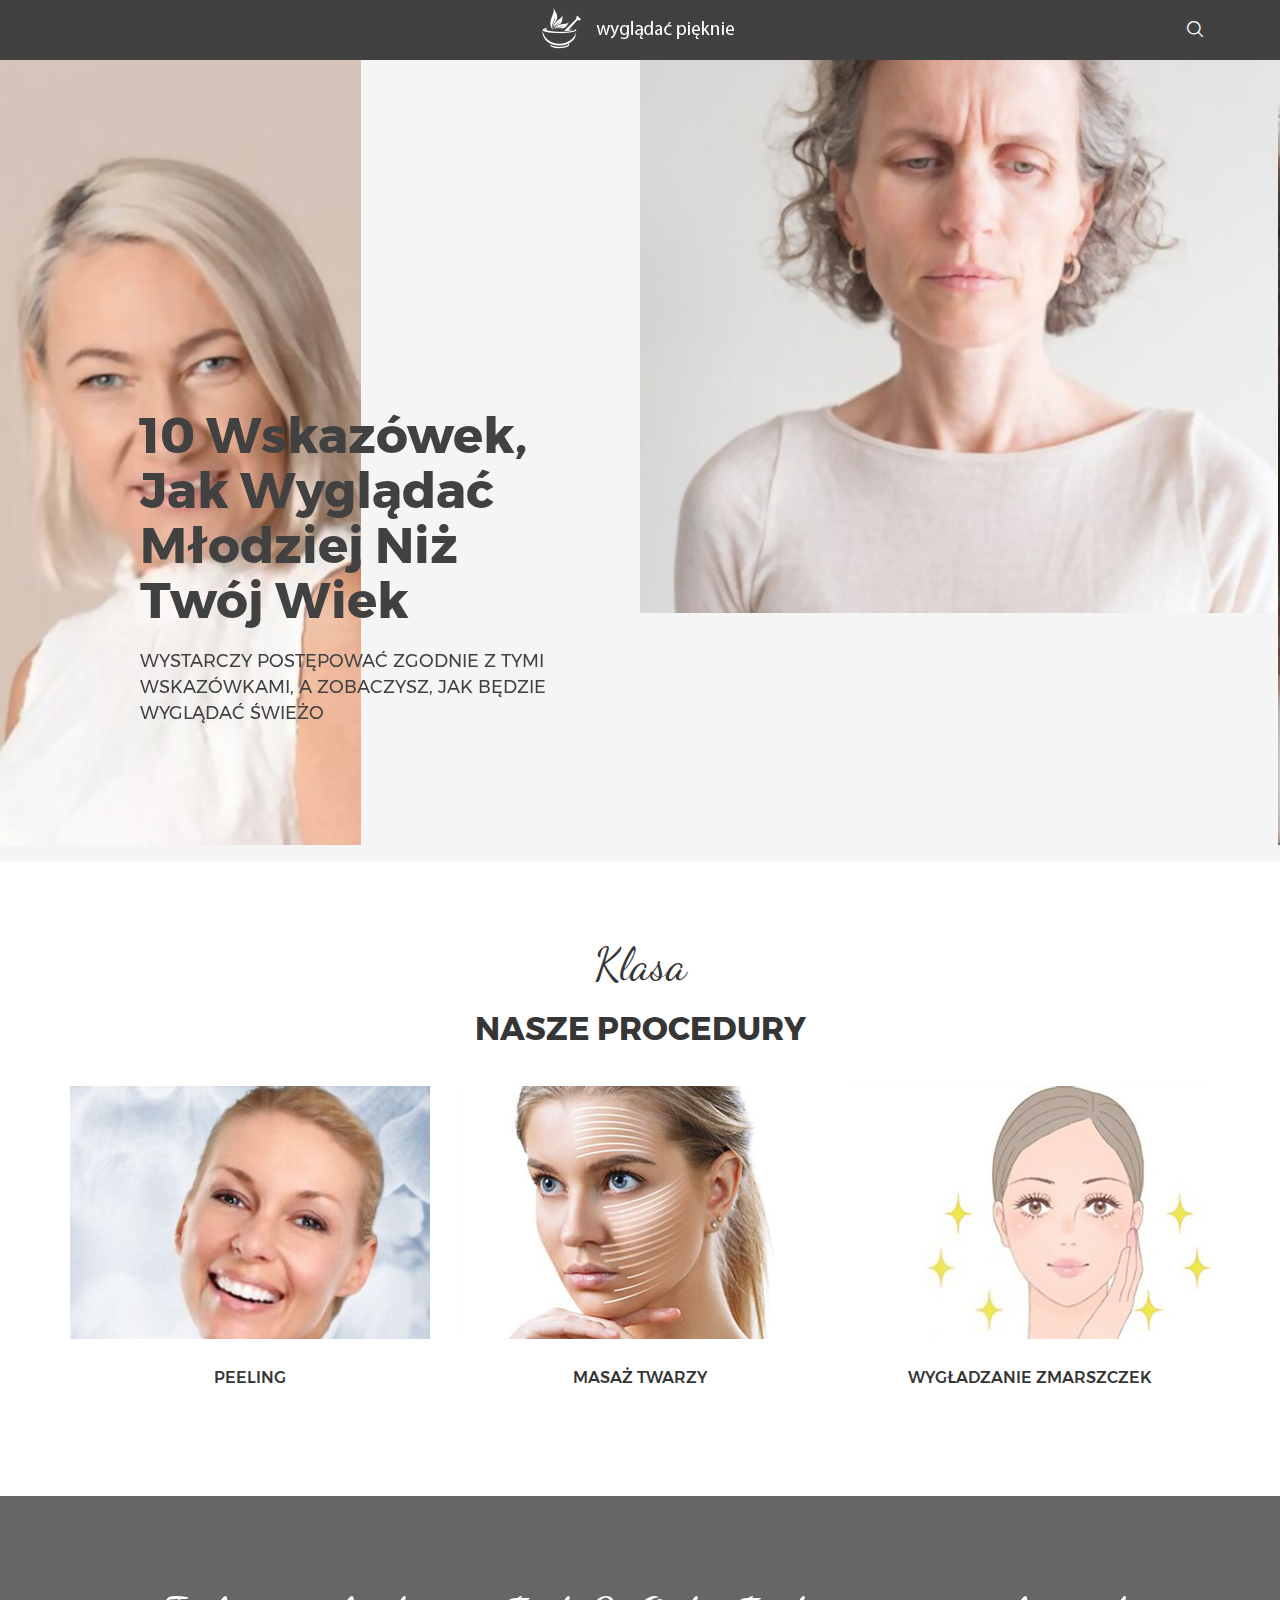
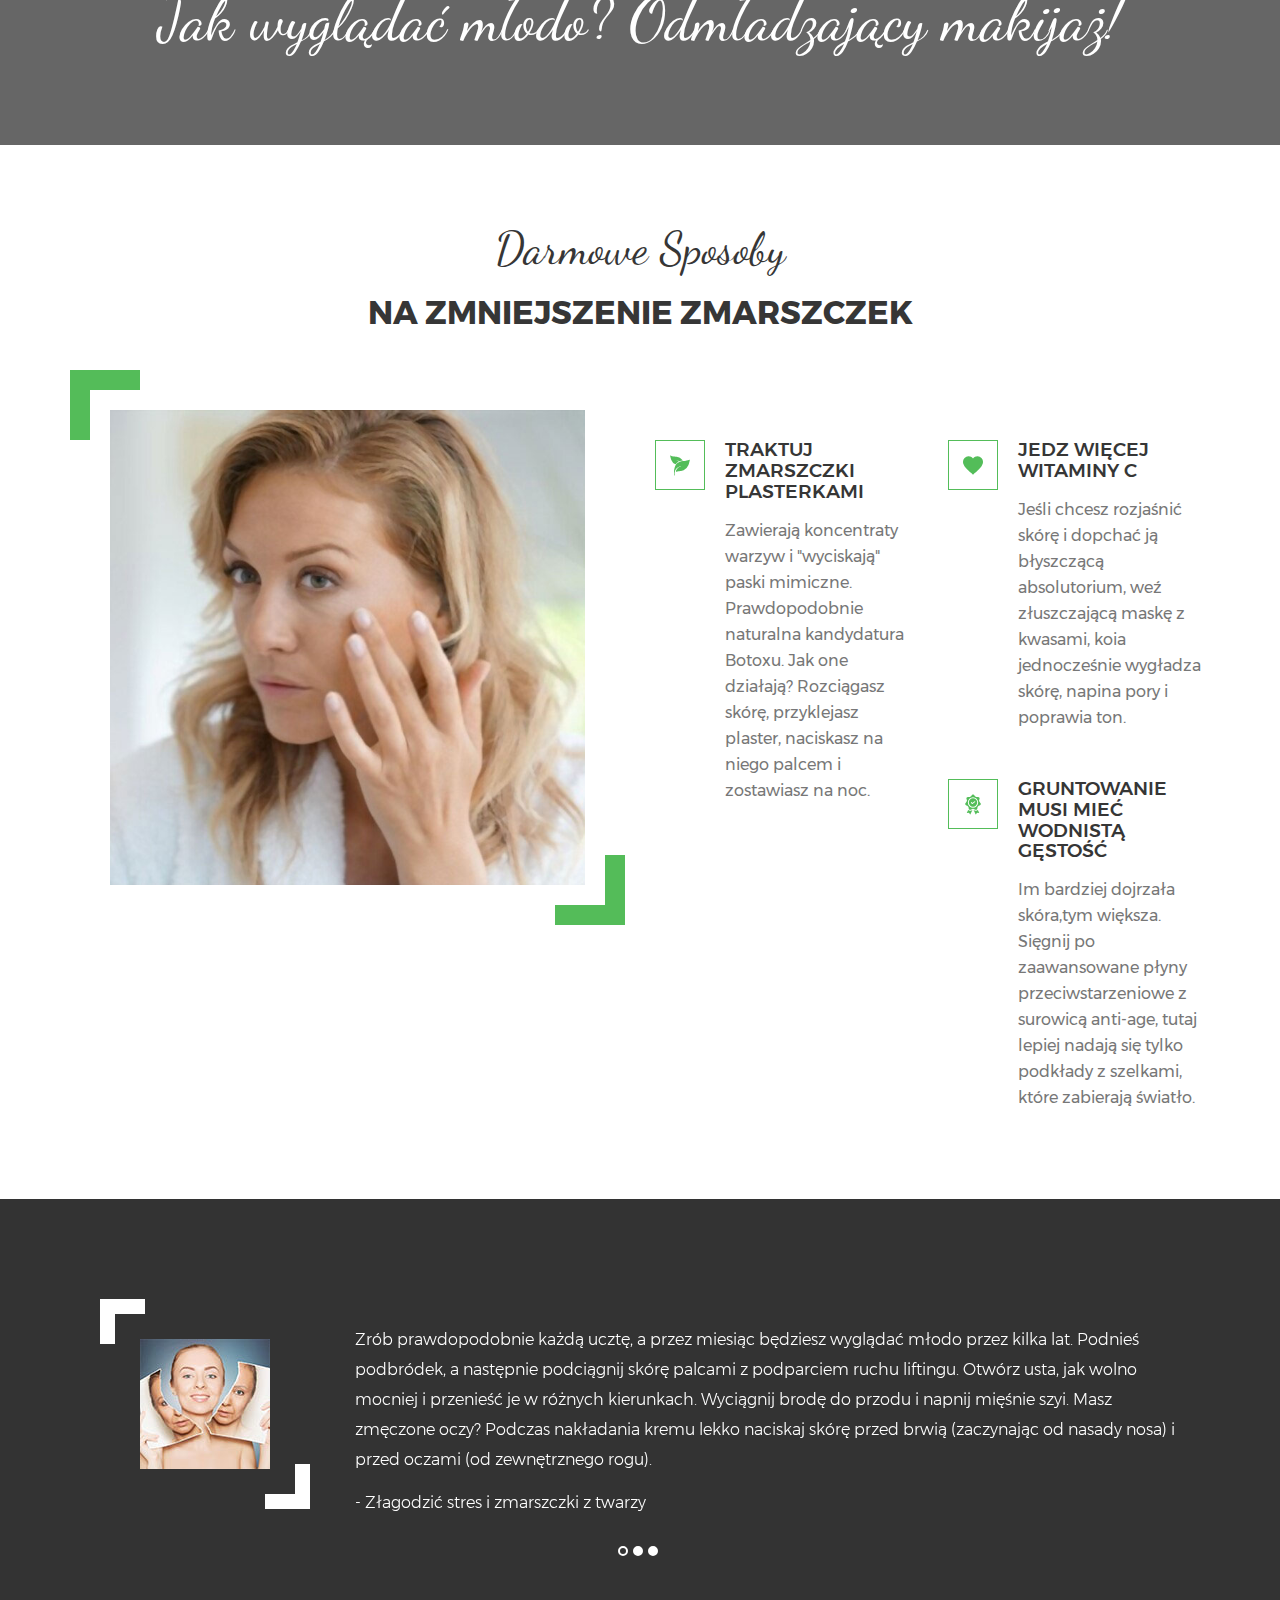
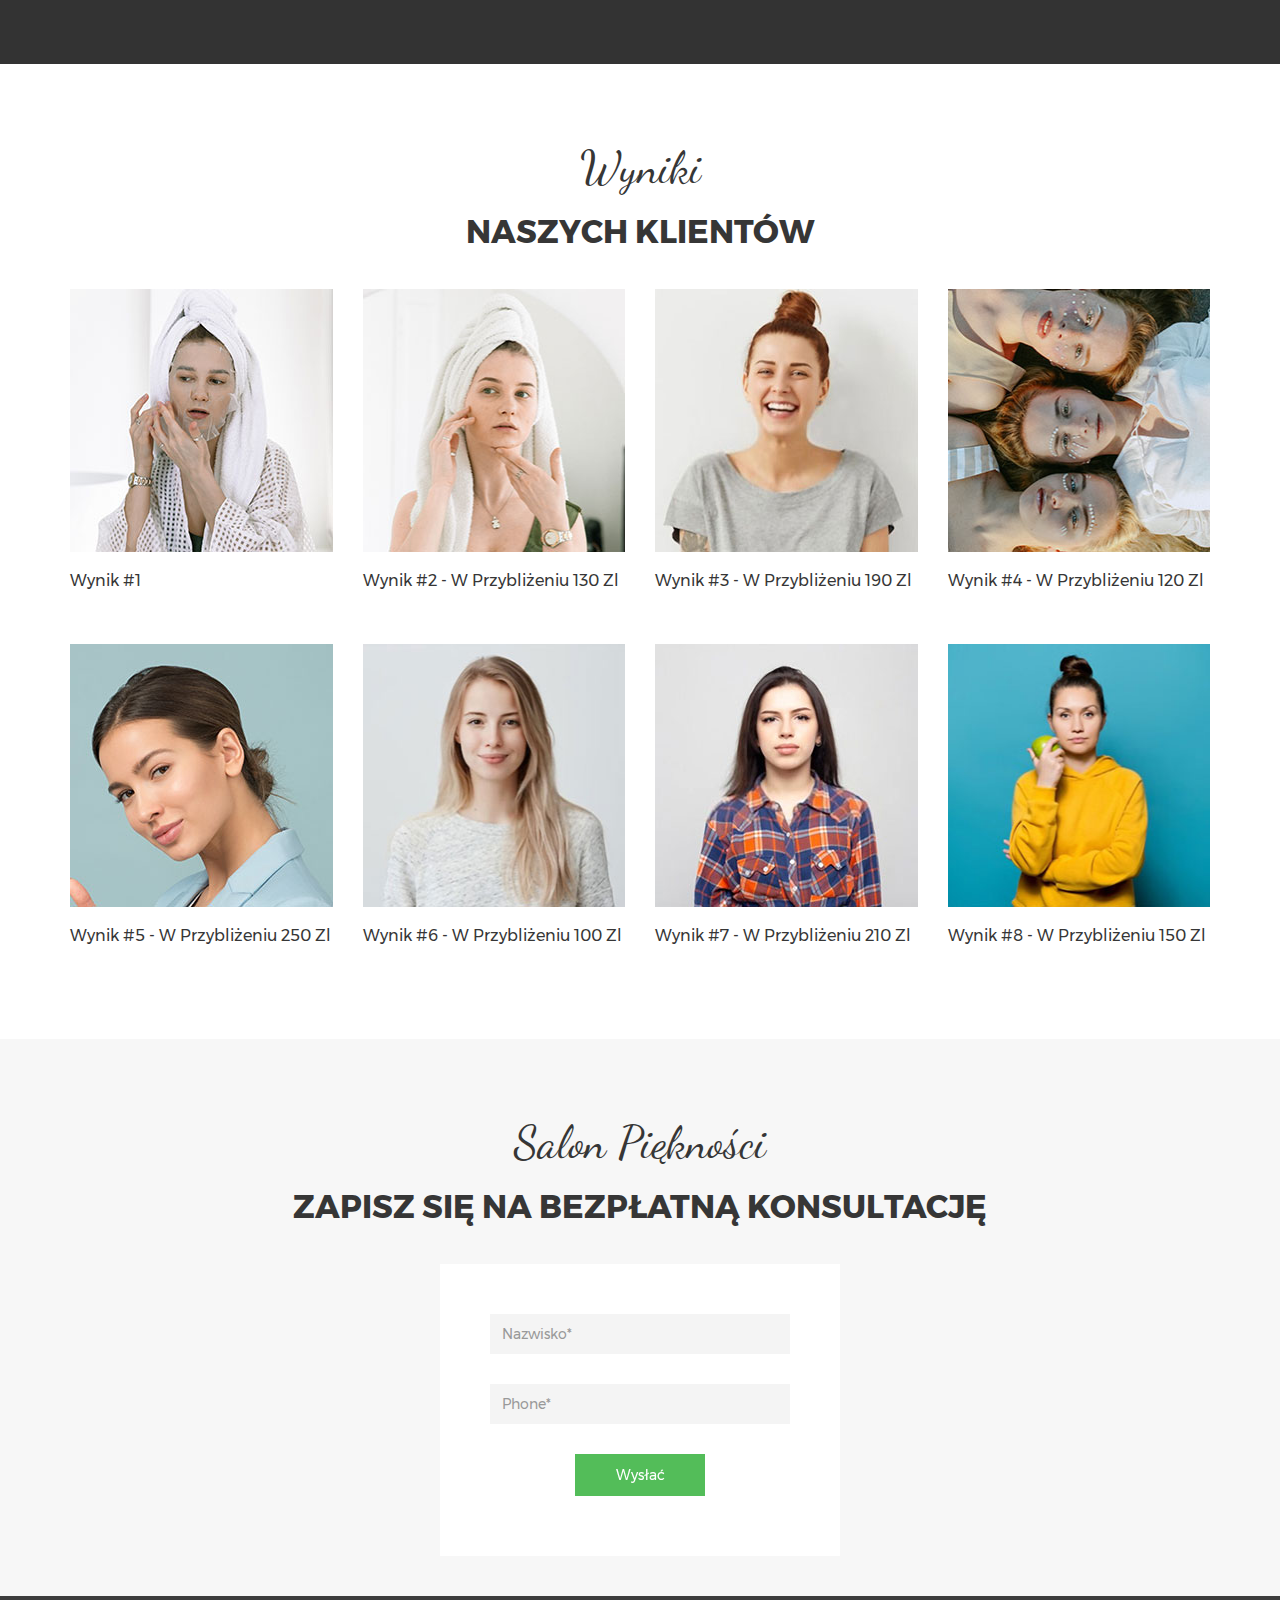
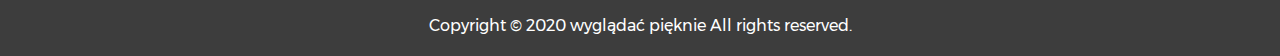
<file: index.html>
<!DOCTYPE html>
<html lang="en">
<head>
    <meta charset="utf-8">
    <title>Setki ludzi zaczęło wyglądać młodziej dzięki nam</title>
    <meta content="width=device-width, initial-scale=1.0" name="viewport">
	<meta name="description" content="Proste wskazówki i procedury zmniejszy ilość zmarszczek. 95% ludzi było zadowolonych">
	<meta property="og:image" content="https://young-face.github.io/images/photo16.jpg" />
    <meta name="keywords" content="twarz, masaż, zmarszczka, Wyniki, skóra, płyny przeciwstarzeniowe, salon piękności, peeling, wyglądać, młodziej, wyglądać świeżo, swojej cery">
    <meta name="author" content="">
	<meta name="MobileOptimized" content="320">
	<meta name="facebook-domain-verification" content="hxm7npwdsnblotcz8ag6r4lzc3bb50" />

<script>(function(w,d,s,l,i){w[l]=w[l]||[];w[l].push({'gtm.start':
	new Date().getTime(),event:'gtm.js'});var f=d.getElementsByTagName(s)[0],
	j=d.createElement(s),dl=l!='dataLayer'?'&l='+l:'';j.async=true;j.src=
	'https://www.googletagmanager.com/gtm.js?id='+i+dl;f.parentNode.insertBefore(j,f);
	})(window,document,'script','dataLayer','GTM-TKC9DQW');</script>

    <link href="css/bootstrap.css" rel="stylesheet" type="text/css">
    <link href="css/font-awesome.css" rel="stylesheet" type="text/css">
    <link href="css/flaticon.css" rel="stylesheet" type="text/css">
    <link href="css/fonts.css" rel="stylesheet" type="text/css">
    <link href="css/animate.css" rel="stylesheet" type="text/css">
	<link href="js/plugins/owl/owl.carousel.css" rel="stylesheet" type="text/css">
	<link href="js/plugins/jquery_ui/jquery-ui.css" rel="stylesheet" type="text/css">
	<link href="js/plugins/magnific_popup/magnific-popup.css" rel="stylesheet" type="text/css">
	<link href="js/plugins/revolution/css/settings.css" rel="stylesheet" type="text/css">
    <link href="css/style.css" rel="stylesheet" type="text/css">
    <link rel="shortcut icon" type="image/png" href="images/favicon.png">
</head>
<body>
<noscript><iframe src="https://www.googletagmanager.com/ns.html?id=GTM-TKC9DQW"
	height="0" width="0" style="display:none;visibility:hidden"></iframe></noscript>
<div id="hb_preloader_wrapper">
	<div id="hb_preloader_box">
		<div class="flower">
		<svg class="flower__leaf flower__leaf--default" height="22" viewbox="0 0 14 22" width="14"><path d="M6.673 20.87c.666.636 1.506 1.234 1.506 1.234S-.743 18.956.21 9.924C.618 6.084 2.896 2.79 6.875.12c.487-.327 1.143-.293 1.61.083.2.163 4.868 3.988 5.336 9.796.303 3.745-1.2 7.388-4.462 10.826l-1.353-1.26s-.286-.205-.348-.514l-.182-.01c-3.757-7.04.43-13.195.43-13.195-1.402 5.468.184 9.927.98 12.022 3.055-3.832 4.7-10.286-1.022-16.197-6.13 3.16-9.006 11.954-1.19 19.196z"></path></svg>
		<svg class="flower__leaf flower__leaf--default" height="22" viewbox="0 0 14 22" width="14"><path d="M6.673 20.87c.666.636 1.506 1.234 1.506 1.234S-.743 18.956.21 9.924C.618 6.084 2.896 2.79 6.875.12c.487-.327 1.143-.293 1.61.083.2.163 4.868 3.988 5.336 9.796.303 3.745-1.2 7.388-4.462 10.826l-1.353-1.26s-.286-.205-.348-.514l-.182-.01c-3.757-7.04.43-13.195.43-13.195-1.402 5.468.184 9.927.98 12.022 3.055-3.832 4.7-10.286-1.022-16.197-6.13 3.16-9.006 11.954-1.19 19.196z"></path></svg>
		<svg class="flower__leaf flower__leaf--default" height="22" viewbox="0 0 14 22" width="14"><path d="M6.673 20.87c.666.636 1.506 1.234 1.506 1.234S-.743 18.956.21 9.924C.618 6.084 2.896 2.79 6.875.12c.487-.327 1.143-.293 1.61.083.2.163 4.868 3.988 5.336 9.796.303 3.745-1.2 7.388-4.462 10.826l-1.353-1.26s-.286-.205-.348-.514l-.182-.01c-3.757-7.04.43-13.195.43-13.195-1.402 5.468.184 9.927.98 12.022 3.055-3.832 4.7-10.286-1.022-16.197-6.13 3.16-9.006 11.954-1.19 19.196z"></path></svg>
		<svg class="flower__leaf flower__leaf--default" height="22" viewbox="0 0 14 22" width="14"><path d="M6.673 20.87c.666.636 1.506 1.234 1.506 1.234S-.743 18.956.21 9.924C.618 6.084 2.896 2.79 6.875.12c.487-.327 1.143-.293 1.61.083.2.163 4.868 3.988 5.336 9.796.303 3.745-1.2 7.388-4.462 10.826l-1.353-1.26s-.286-.205-.348-.514l-.182-.01c-3.757-7.04.43-13.195.43-13.195-1.402 5.468.184 9.927.98 12.022 3.055-3.832 4.7-10.286-1.022-16.197-6.13 3.16-9.006 11.954-1.19 19.196z"></path></svg>
		<svg class="flower__leaf flower__leaf--default" height="22" viewbox="0 0 14 22" width="14"><path d="M6.673 20.87c.666.636 1.506 1.234 1.506 1.234S-.743 18.956.21 9.924C.618 6.084 2.896 2.79 6.875.12c.487-.327 1.143-.293 1.61.083.2.163 4.868 3.988 5.336 9.796.303 3.745-1.2 7.388-4.462 10.826l-1.353-1.26s-.286-.205-.348-.514l-.182-.01c-3.757-7.04.43-13.195.43-13.195-1.402 5.468.184 9.927.98 12.022 3.055-3.832 4.7-10.286-1.022-16.197-6.13 3.16-9.006 11.954-1.19 19.196z"></path></svg>
		<svg class="flower__leaf flower__leaf--default" height="22" viewbox="0 0 14 22" width="14"><path d="M6.673 20.87c.666.636 1.506 1.234 1.506 1.234S-.743 18.956.21 9.924C.618 6.084 2.896 2.79 6.875.12c.487-.327 1.143-.293 1.61.083.2.163 4.868 3.988 5.336 9.796.303 3.745-1.2 7.388-4.462 10.826l-1.353-1.26s-.286-.205-.348-.514l-.182-.01c-3.757-7.04.43-13.195.43-13.195-1.402 5.468.184 9.927.98 12.022 3.055-3.832 4.7-10.286-1.022-16.197-6.13 3.16-9.006 11.954-1.19 19.196z"></path></svg>
	  </div>
	</div>
</div>
<div class="hb_topheader">
	<div class="container">
		<div class="row">
			<div class="col-lg-3 col-md-3 col-sm-4 col-xs-12"> 
				
			</div>
			<div class="col-lg-6 col-md-6 col-sm-4 col-xs-12">
				<div class="hb_logo">
					<a href="/"><img src="images/logo.png" class="img-responsive" alt=""></a>
					
				</div>
			</div>
			<div class="col-lg-3 col-md-3 col-sm-4 col-xs-12">
				<div class="hb_header_right_links">
					<ul>
						<li class="hb_search_wrapper"><a href="#" class="hb_search_icon"><i class="flaticon-search-2"></i></a>
							<div class="hb_search_form">
								<form>
									<input type="text" class="form-control hb_search" placeholder="Search..">
								</form>
							</div>
						</li>
					</ul>
				</div>
			</div>
		</div>
	</div>
</div>
<div class="hb_slider_wrapper">
	<div class="owl-carousel owl-theme">
		<div class="item">
			<div class="hb_slider_data">
				<div class="col-lg-4 col-md-4 col-sm-4 col-xs-12 hb_padder0 hidden-sm hidden-xs">
					<div class="hb_leaf_img">
						<img src="images/photo2.jpg" class="img-responsive" alt="">
					</div>
				</div>
				<div class="col-lg-6 col-md-6 col-sm-6 col-xs-12 pull-right hb_padder0">
					<div class="hb_sliderimg">
						<img src="images/photo1.jpg" class="img-responsive" alt=""> 
					</div>
				</div>
				<div class="hb_banner"> 
					<div class="container">
						<div class="row">
							<div class="col-lg-6 col-md-6 col-sm-8 col-xs-12">
								<div class="hb_banner_content">
									<h2>10 wskazówek, jak wyglądać <br />młodziej niż twój wiek</h2>
									<p>Wystarczy postępować zgodnie z tymi wskazówkami, a zobaczysz, jak będzie wyglądać świeżo</p>
								</div> 
							</div>
						</div>
					</div>
				</div>
			</div>
		</div>
		<div class="item">
			<div class="hb_slider_data">
				<div class="col-lg-4 col-md-4 col-sm-4 col-xs-12 hb_padder0 hidden-sm hidden-xs">
					<div class="hb_leaf_img">
						<img src="images/photo4.jpg" class="img-responsive" alt="">
					</div>
				</div>
				<div class="col-lg-6 col-md-6 col-sm-6 col-xs-12 pull-right hb_padder0">
					<div class="hb_sliderimg">
						<img src="images/photo3.jpg" class="img-responsive" alt=""> 
					</div>
				</div>
				<div class="hb_banner">
					<div class="container">
						<div class="row">
							<div class="col-lg-6 col-md-6 col-sm-8 col-xs-12">
								<div class="hb_banner_content">
									<h2>Wybieraj podkład idealnie dobrany do swojej cery</h2>
								</div>
							</div>
						</div>
					</div>
				</div>
			</div>
		</div>
	</div>
</div>
<div class="hb_white_wrapper hb_toppadder80 hb_bottompadder40">
	<div class="container">
		<div class="row">
			<div class="col-lg-12 col-md-12 col-sm1-12 col-xs-12">
				<div class=" hb_mainheading hb_bottompadder40">
					<h2>Klasa</h2>
					<h3>Nasze procedury</h3>
				</div>
			</div>
			<div class="col-lg-4 col-md-4 col-sm-4 col-xs-12">
				<div class="hb_herbs_heal">
					<img src="images/photo5.jpg" class="img-responsive" alt="">
					<h4>Peeling</h4>
				</div>
			</div>
			<div class="col-lg-4 col-md-4 col-sm-4 col-xs-12">
				<div class="hb_herbs_heal">
					<img src="images/photo6.jpg" class="img-responsive" alt="">
					<h4>Masaż twarzy</h4>
				</div>
			</div>
			<div class="col-lg-4 col-md-4 col-sm-4 col-xs-12">
				<div class="hb_herbs_heal">
					<img src="images/photo7.jpg" class="img-responsive" alt="">
					<h4>Wygładzanie zmarszczek</h4>
				</div>
			</div>
		</div>
	</div>
</div>
<div class="hb_add_banner_wrapper">
	<div class="hb_overlay"></div>
	<div class="container">
		<div class="row">
			<div class="col-lg-12 col-md-12 col-sm-12 col-xs-12">
				<h3>Jak wyglądać młodo? Odmładzający makijaż!</h3>
			</div>
		</div>	
	</div>
</div>
<div class="hb_white_wrapper hb_toppadder80 hb_bottompadder40">
	<div class="container">
		<div class="row">
			<div class="col-lg-12 col-md-12 col-sm1-12 col-xs-12">
				<div class=" hb_mainheading hb_bottompadder40">
					<h2>Darmowe sposoby</h2>
					<h3> na zmniejszenie zmarszczek</h3>
				</div>
			</div>
		</div>
		<div class="row">
			<div class="col-lg-6 col-md-6 col-sm-12 col-xs-12">
				<div class="hb_feature_image">
					<div class="hb_left_top_border"></div>
					<div class="hb_right_bottom_border"></div>
					<img src="images/photo16.jpg" class="img-responsive" alt="">
				</div>
			</div>
			<div class="col-lg-6 col-md-6 col-sm-12 col-xs-12 hb_toppadder70">
				<div class="row">
					<div class="col-lg-6 col-md-6 col-sm-12 col-xs-12">
						<div class="hb_feature_data">
							<div class="hb_feature_icon">
								<i class="flaticon-herbal-spa-treatment-leaves"></i>
							</div>
							<div class="hb_feature_content">
								<h4>traktuj zmarszczki plasterkami</h4>
								<p>Zawierają koncentraty warzyw i "wyciskają" paski mimiczne. Prawdopodobnie naturalna kandydatura Botoxu. Jak one działają? Rozciągasz skórę, przyklejasz plaster, naciskasz na niego palcem i zostawiasz na noc.</p>
							</div>
						</div>
					</div>
					<div class="col-lg-6 col-md-6 col-sm-12 col-xs-12">
						<div class="hb_feature_data">
							<div class="hb_feature_icon">
								<i class="flaticon-favorite-heart-button"></i>
							</div>
							<div class="hb_feature_content">
								<h4>jedz więcej witaminy C</h4>
								<p>Jeśli chcesz rozjaśnić skórę i dopchać ją błyszczącą absolutorium, weź złuszczającą maskę z kwasami, koia jednocześnie wygładza skórę, napina pory i poprawia ton.</p>
							</div>
						</div>
					</div>
					<div class="col-lg-6 col-md-6 col-sm-12 col-xs-12">
						<div class="hb_feature_data">
							<div class="hb_feature_icon">
								<i class="flaticon-quality"></i>
							</div>
							<div class="hb_feature_content">
								<h4>gruntowanie musi mieć wodnistą gęstość</h4>
								<p>Im bardziej dojrzała skóra,tym większa. Sięgnij po zaawansowane płyny przeciwstarzeniowe z surowicą anti-age, tutaj lepiej nadają się tylko podkłady z szelkami, które zabierają światło.</p>
							</div>
						</div>
					</div>
				</div>
			</div>
		</div>
	</div>
</div>
<div class="hb_testimonial_wrapper">
	<div class="hb_overlay"></div>
	<div class="container">
		<div class="row">
			<div class="col-lg-12 col-md-12 col-sm-12 col-xs-12">
				<div class="hb_testimonial_slider">
					<div class="owl-carousel owl-theme">
						<div class="item">
							<div class="hb_tslider_inner">
								<div class="hb_tslider_img">
									<div class="hb_left_top_border"></div>
									<div class="hb_right_bottom_border"></div>
									<img src="images/photo17.jpg" class="img-responsive" alt="">
								</div>
								<div class="hb_tslider_data">
									<p>Zrób prawdopodobnie każdą ucztę, a przez miesiąc będziesz wyglądać młodo przez kilka lat. Podnieś podbródek, a następnie podciągnij skórę palcami z podparciem ruchu liftingu. Otwórz usta, jak wolno mocniej i przenieść je w różnych kierunkach. Wyciągnij brodę do przodu i napnij mięśnie szyi. Masz zmęczone oczy? Podczas nakładania kremu lekko naciskaj skórę przed brwią (zaczynając od nasady nosa) i przed oczami (od zewnętrznego rogu).</p>
									<span>- Złagodzić stres i zmarszczki z twarzy</span>
								</div>
							</div>
						</div>
						<div class="item">
							<div class="hb_tslider_inner">
								<div class="hb_tslider_img">
									<div class="hb_left_top_border"></div>
									<div class="hb_right_bottom_border"></div>
									<img src="images/photo18.jpg" class="img-responsive" alt="">
								</div>
								<div class="hb_tslider_data">
									<p>Najpierw zastosuj kosmetyki o najgłębszym wyniku czyszczenia. Usunie toksyny i pozostałości kosmetyków z porów skóry. Spłucz go, a następnie osusz skórę. Nałóż odrobinę wilgotnej skóry na maskę nawilżającą i napinającą. Prawdopodobnie natychmiastowe odmładzające uzdrowienie będzie działało szczególnie przed wieczornym wyjściem lub zasadniczym spotkaniem.</p>
									<span>- Maski stosowane w duecie</span>
								</div>
							</div>
						</div>
						<div class="item">
							<div class="hb_tslider_inner">
								<div class="hb_tslider_img">
									<div class="hb_left_top_border"></div>
									<div class="hb_right_bottom_border"></div>
									<img src="images/photo19.jpg" class="img-responsive" alt="">
								</div>
								<div class="hb_tslider_data">
									<p>W nieprzyjemnym przypadku oko nie będzie miało kontrastu, a twarz pozbawiona wyrazu jest uważana za jeden ze wskaźników drżenia. Wybierz cienie w odcieniach kremowych, beżowych, różowych i brązowych. Połącz je z ponurym grafitem, brązową lub szarawą linią na powiekach.</p>
									<span>- Jasne cienie połączyć z ciemniejsze kreski</span>
								</div>
							</div>
						</div>
					</div>
				</div>
			</div>
		</div>
	</div>
</div>
<div class="hb_white_wrapper hb_toppadder80 hb_bottompadder40">
	<div class="container">
		<div class="row">
			<div class="col-lg-12 col-md-12 col-sm1-12 col-xs-12">
				<div class=" hb_mainheading hb_bottompadder40">
					<h2>wyniki</h2>
					<h3>naszych klientów</h3>
				</div>
			</div>
			<div class="col-lg-3 col-md-3 col-sm-6 col-xs-12">
				<div class="hb_product_div">
					<div class="hb_product_img">
						<img src="images/photo8.jpg" class="img-responsive" alt="">
						<div class="product-image-overlay">
							<ul class="cart_icons">
								<li>
									<a href="#"><span><i class="flaticon-favorite-heart-button"></i> </span> Dodaj do listy życzeń </a>
								</li>
							</ul>
						</div>
					</div>
					<div class="hb_product_data">
						<h5>Wynik #1</h5>
					</div>
				</div>
			</div>
			<div class="col-lg-3 col-md-3 col-sm-6 col-xs-12">
				<div class="hb_product_div">
					<div class="hb_product_img">
						<img src="images/photo9.jpg" class="img-responsive" alt="">
						<div class="product-image-overlay">
							<ul class="cart_icons">
								<li>
									<a href="#"><span><i class="flaticon-favorite-heart-button"></i> </span> Dodaj do listy życzeń  </a>
								</li>
							</ul>
						</div>
					</div>
					<div class="hb_product_data">
						<h5>Wynik #2 - w przybliżeniu 130 zl</h5>
					</div>
				</div>
			</div>
			<div class="col-lg-3 col-md-3 col-sm-6 col-xs-12">
				<div class="hb_product_div">
					<div class="hb_product_img">
						<img src="images/photo10.jpg" class="img-responsive" alt="">
						<div class="product-image-overlay">
							<ul class="cart_icons">
								
								<li>
									<a href="#"><span><i class="flaticon-favorite-heart-button"></i> </span> Dodaj do listy życzeń </a>
								</li>
								
							</ul>
						</div>
					</div>
					<div class="hb_product_data">
						<h5>Wynik #3 - w przybliżeniu 190 zl</h5>
					</div>
				</div>
			</div>
			<div class="col-lg-3 col-md-3 col-sm-6 col-xs-12">
				<div class="hb_product_div">
					<div class="hb_product_img">
						<img src="images/photo11.jpg" class="img-responsive" alt="">
						<div class="product-image-overlay">
							<ul class="cart_icons">
								
								<li>
									<a href="#"><span><i class="flaticon-favorite-heart-button"></i> </span> Dodaj do listy życzeń  </a>
								</li>
								
							</ul>
						</div>
					</div>
					<div class="hb_product_data">
						<h5>Wynik #4 - w przybliżeniu 120 zl</h5>
					</div>
				</div>
			</div>
			<div class="col-lg-3 col-md-3 col-sm-6 col-xs-12">
				<div class="hb_product_div">
					<div class="hb_product_img">
						<img src="images/photo12.jpg" class="img-responsive" alt="">
						<div class="product-image-overlay">
							<ul class="cart_icons">
								
								<li>
									<a href="#"><span><i class="flaticon-favorite-heart-button"></i> </span> Dodaj do listy życzeń  </a>
								</li>
								
							</ul>
						</div>
					</div>
					<div class="hb_product_data">
						<h5>Wynik #5 - w przybliżeniu 250 zl</h5>
					</div>
				</div>
			</div>
			<div class="col-lg-3 col-md-3 col-sm-6 col-xs-12">
				<div class="hb_product_div">
					<div class="hb_product_img">
						<img src="images/photo13.jpg" class="img-responsive" alt="">
						<div class="product-image-overlay">
							<ul class="cart_icons">
								
								<li>
									<a href="#"><span><i class="flaticon-favorite-heart-button"></i> </span> Dodaj do listy życzeń  </a>
								</li>
								
							</ul>
						</div>
					</div>
					<div class="hb_product_data">
						<h5>Wynik #6 - w przybliżeniu 100 zl</h5>
					</div>
				</div>
			</div>
			<div class="col-lg-3 col-md-3 col-sm-6 col-xs-12">
				<div class="hb_product_div">
					<div class="hb_product_img">
						<img src="images/photo14.jpg" class="img-responsive" alt="">
						<div class="product-image-overlay"> 
							<ul class="cart_icons">
								
								<li>
									<a href="#"><span><i class="flaticon-favorite-heart-button"></i> </span> Dodaj do listy życzeń </a>
								</li>
							
							</ul>
						</div>
					</div>
					<div class="hb_product_data">
						<h5>Wynik #7 - w przybliżeniu 210 zl</h5>
					</div>
				</div>
			</div>
			<div class="col-lg-3 col-md-3 col-sm-6 col-xs-12">
				<div class="hb_product_div">
					<div class="hb_product_img">
						<img src="images/photo15.jpg" class="img-responsive" alt="">
						<div class="product-image-overlay">
							<ul class="cart_icons">
								
								<li>
									<a href="#"><span><i class="flaticon-favorite-heart-button"></i> </span> Dodaj do listy życzeń  </a>
								</li>
							
							</ul>
						</div>
					</div>
					<div class="hb_product_data">
						<h5>Wynik #8  - w przybliżeniu 150 zl</h5>
					</div>
				</div>
			</div>
		</div> 
	</div>
</div>
<div class="hb_gray_wrapper hb_toppadder80 hb_bottompadder40">
	<div class="container">
		<div class="row">
			<div class="col-lg-12 col-md-12 col-sm1-12 col-xs-12">
				<div class=" hb_mainheading hb_bottompadder40">
					<h2>Salon piękności</h2>
					<h3>zapisz się na bezpłatną konsultację</h3>
				</div>
			</div>
		</div>
		<div class="hb_contact_form_div" style="max-width: 400px; margin: 0 auto">
			<form action="thankyou.html" method="GET" accept-charset="UTF-8" >
			<div class="hb_contact_form">
				<div class="form-group">
					<input type="text" id="ur_name" class="form-control" placeholder="Nazwisko*">
				</div>
				<div class="form-group">
					<input type="text" id="ur_mail" class="form-control" placeholder="Phone*">
				</div>
				<div class="hb_btndiv">
					<button class="hb_btn" id="send_btn">Wysłać</button>
					<div></div>
					<p id="err"></p>
				</div>
			</div>
			</form>
		</div>
	</div>
</div>

<div class="hb_copyright_wrapper">
	<div class="container">
		<div class="row">
			<div class="col-lg-12 col-md-12 col-sm-12 col-xs-12">
				<p>Copyright &copy; 2020 wyglądać pięknie All rights reserved.</p>
			</div>
		</div>
	</div>
</div>


<script src="js/jquery.min.js" type="text/javascript"></script>
<script src="js/bootstrap.min.js" type="text/javascript"></script>
<script src="js/plugins/owl/owl.carousel.js" type="text/javascript"></script>
<script src="js/plugins/jquery_ui/jquery_ui.js" type="text/javascript"></script>
<script src="js/plugins/magnific_popup/jquery.magnific-popup.min.js" type="text/javascript"></script>
<script type="text/javascript" src="js/plugins/revolution/js/jquery.themepunch.tools.min.js"></script>
<script type="text/javascript" src="js/plugins/revolution/js/jquery.themepunch.revolution.min.js"></script>
<script type="text/javascript" src="js/plugins/revolution/js/revolution.extension.actions.min.js"></script>
<script type="text/javascript" src="js/plugins/revolution/js/revolution.extension.layeranimation.min.js"></script>
<script type="text/javascript" src="js/plugins/revolution/js/revolution.extension.parallax.min.js"></script>
<script type="text/javascript" src="js/plugins/revolution/js/revolution.extension.slideanims.min.js"></script>
<script src="js/custom.js" type="text/javascript"></script>

</body>
</html>
</file>
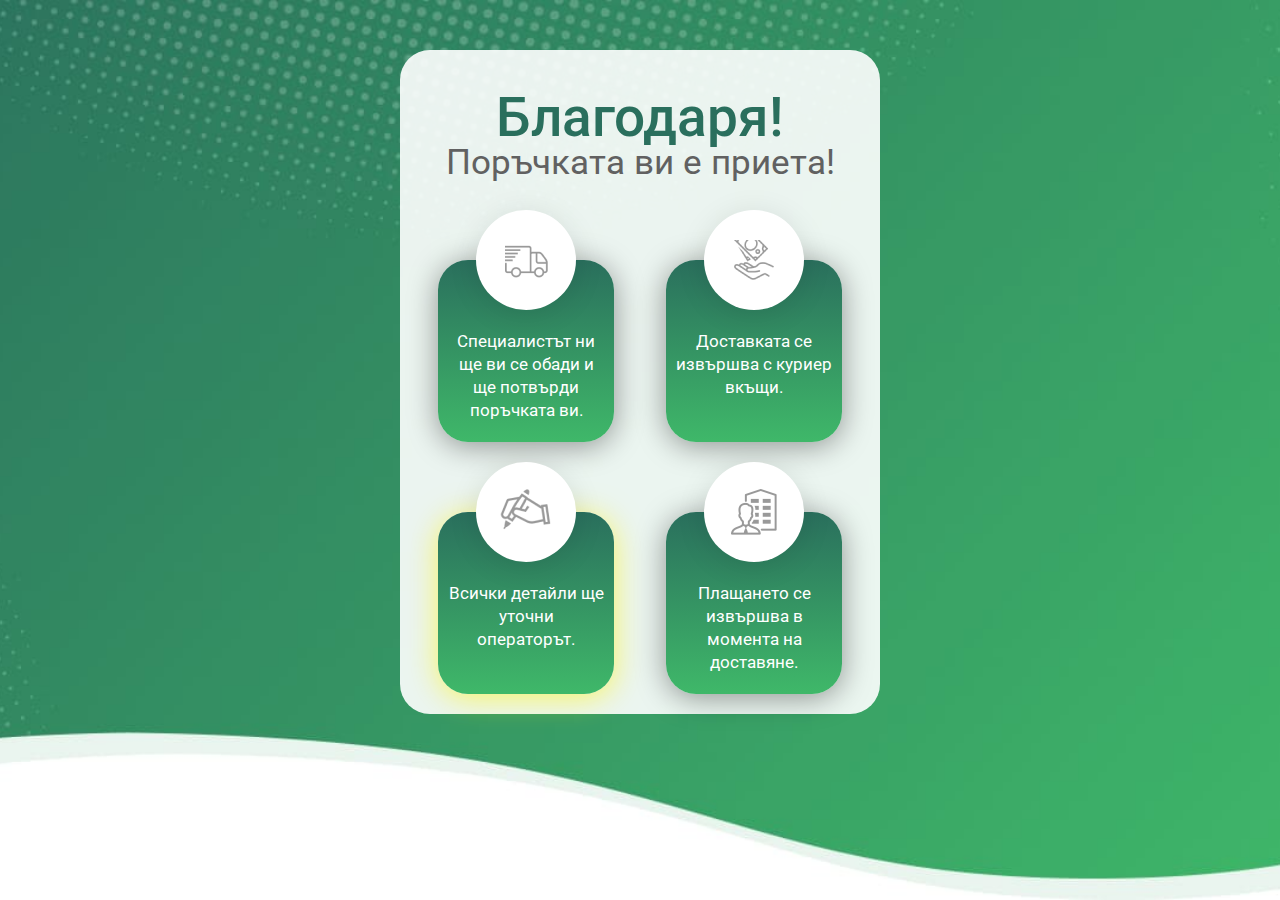
<file: confirm.html>
<!DOCTYPE html><html><head>
    <meta charset="UTF-8">
    <title>Благодаря!</title>
    <meta name="viewport" content="width=480">

    <!-- Google Tag Manager -->
<script>(function(w,d,s,l,i){w[l]=w[l]||[];w[l].push({'gtm.start':
    new Date().getTime(),event:'gtm.js'});var f=d.getElementsByTagName(s)[0],
    j=d.createElement(s),dl=l!='dataLayer'?'&l='+l:'';j.async=true;j.src=
    'https://www.googletagmanager.com/gtm.js?id='+i+dl;f.parentNode.insertBefore(j,f);
    })(window,document,'script','dataLayer','GTM-KJ5HXCP');</script>
    <!-- End Google Tag Manager -->

    <style>

        @import url("https://fonts.googleapis.com/css?family=Roboto:400,500,900|Ubuntu:300,400,500&display=swap&subset=cyrillic");
        html {
            height: 100%;
        }
        body {
            height: 100%;
            margin: 0;
            box-sizing: border-box;
        }

        *>* {
            box-sizing: inherit;
        }
        .main-wrapper {
            height: 100%;
        }
        .header-container,
        .main-container {
            width: 480px;
            margin: 0 auto;
            font-family: "Ubuntu", Arial, sans-serif;
            font-weight: 400;
        }

        h1,
        h2,
        h3 {
            font-weight: normal;
            margin: 0;
        }

        ul {
            list-style-type: none;
            text-align: left;
        }

        .main-wrapper {
            background-image: url("[data-uri]");
            background-size: 100%;
            background-position: center top;
            background-repeat: no-repeat;
            padding-top: 50px;
        }

        .header-container {
            background: rgba(255, 255, 255, 0.9);
            text-align: center;
            padding: 40px 0px 0px;
            border-radius: 30px;
        }

        .header-container h1 {
            font-family: "Roboto", Arial, sans-serif;
            font-weight: 500;
            font-size: 55px;
            line-height: 55px;
            color: #2A6F5D;
        }

        .header-container h2 {
            font-family: "Roboto", Arial, sans-serif;
            font-size: 35px;
            line-height: 35px;
            color: #616161;
            margin-bottom: 50px;
        }

        .header-container h3 {
            font-family: "Roboto", Arial, sans-serif;
            font-weight: 900;
            font-size: 40px;
            line-height: 50px;
            width: 100%;
            padding: 10px;
            position: relative;
        }

        .header-container h3::before {
            content: "";
            display: block;
            width: 100%;
            height: 100%;
            background: #FFFA7A;
            border-radius: 30px;
            top: 0;
            left: 0;
            position: absolute;
            border-radius: 30px;
            z-index: 0;
        }

        .header-container h3 span {
            position: relative;
            z-index: 1;
            color: #000;
            text-transform: uppercase;
            opacity: 0.5;
            background-blend-mode: overlay;
        }

        .orderDetails {
            padding: 30px 38px;
            padding-bottom: 0;
            margin-bottom: 30px;
            display: -webkit-flex;
            display: -moz-flex;
            display: -ms-flex;
            display: -o-flex;
            display: flex;
            flex-wrap: wrap;
            justify-content: space-between;
        }

        .orderDetails-item {
            flex-basis: 176px;
            padding: 20px 10px;
            padding-top: 70px;
            margin-bottom: 70px;
            background: linear-gradient(180deg, #2A6F5D 0%, #3FB869 100%);
            border-radius: 30px;
            box-shadow: 0px 4px 30px rgba(0, 0, 0, 0.4);
            text-align: center;
            position: relative;
        }

        .orderDetails-item span {
            font-family: "Roboto", Arial, sans-serif;
            font-weight: 400;
            align-self: center;
            font-size: 17px;
            line-height: 23px;
            color: #fff;
        }

        .orderDetails-item::before {
            position: absolute;
            content: "";
            display: block;
            border-radius: 50%;
            background-color: #fff;
            box-shadow: 0px 4px 30px rgba(0, 0, 0, 0.1);
            top: 0;
            left: 50%;
            transform: translate(-50%, -50%);
            width: 100px;
            height: 100px;
            z-index: 1;
        }

        .orderDetails-item::after {
            position: absolute;
            content: "";
            display: block;
            top: 0;
            left: 50%;
            transform: translate(-50%, -50%);
            width: 100px;
            height: 100px;
            z-index: 2;
            background-position: center center;
            background-repeat: no-repeat;
        }

        .orderDetails-item:nth-of-type(1)::after {
            background-image: url("[data-uri]");
        }

        .orderDetails-item:nth-of-type(2)::after {
            background-image: url("[data-uri]");
        }

        .orderDetails-item:nth-of-type(3) {
            box-shadow: 0px 4px 30px rgba(255, 245, 0, 0.59);
            margin-bottom: 20px;
        }

        .orderDetails-item:nth-of-type(3)::after {
            background-image: url("[data-uri]");
        }

        .orderDetails-item:nth-of-type(4) {
            margin-bottom: 20px;
        }

        .orderDetails-item:nth-of-type(4)::after {
            background-image: url("[data-uri]");
        }

        .main-container {
            text-align: center;
            padding-top: 20px;
        }

        .main-container h2 {
            font-family: "Ubuntu", Arial, sans-serif;
            font-weight: 500;
            font-size: 40px;
            line-height: 50px;
            background: rgba(112, 70, 155, 0.5);
            color: #fff;
            border-radius: 30px;
            text-transform: uppercase;
            margin-bottom: 15px;
            text-shadow: 0px 4px 5px rgba(0, 0, 0, 0.15);
            padding: 20px 0;
        }

        .offerCard {
            background: #fff;
            box-shadow: 6px 7px 10px rgba(0, 0, 0, 0.16);
            padding: 20px 15px;
            text-align: center;
            margin-bottom: 20px;
            border-radius: 30px;
        }

        .offerCard h3 {
            font-family: "Roboto", Arial, sans-serif;
            font-weight: 400;
            font-size: 30px;
            line-height: 30px;
            color: #000;
            max-width: 350px;
            margin: 0 auto;
            margin-bottom: 25px;
        }

        .offerCard img {
            max-width: 285px;
            width: 65%;
        }

        .offerCard p {
            font-family: "Ubuntu", Arial, sans-serif;
            font-weight: 300;
            font-size: 23px;
            line-height: 30px;
            color: #000;
            text-align: left;
            margin-bottom: 0px;
        }

        .offerCard p span {
            font-family: "Ubuntu", Arial, sans-serif;
            font-weight: 500;
        }

        .offerCard-price {
            display: -webkit-flex;
            display: -moz-flex;
            display: -ms-flex;
            display: -o-flex;
            display: flex;
            justify-content: space-between;
            padding: 0 20px;
        }

        .offerCard-newPrice {
            font-family: "Ubuntu", Arial, sans-serif;
            font-weight: 500;
            font-size: 52px;
            line-height: 60px;
            color: #2A6F5D;
        }

        .offerCard-oldPrice {
            font-family: "Ubuntu", Arial, sans-serif;
            font-weight: 400;
            font-size: 40px;
            line-height: 60px;
            color: #C4C4C4;
            position: relative;
        }

        .offerCard-oldPrice::after {
            content: "";
            display: block;
            width: 120%;
            height: 3px;
            background-color: #C4C4C4;
            position: absolute;
            left: 50%;
            top: 50%;
            transform: translate(-50%, -50%);
        }
        html, body, .main-wrapper {
            height: 100%;
        }
        .main-wrapper {
            -webkit-background-size: cover;
            background-size: cover;
        }
        @media (max-width: 480px) {

            header,
            body {
                max-width: 480px;
                width: 480px;
            }

            .main-wrapper {
                background-size: 415%;
            }
        }

    </style>
</head>

<body>

    <!-- Google Tag Manager (noscript) -->
<noscript><iframe src="https://www.googletagmanager.com/ns.html?id=GTM-KJ5HXCP"
    height="0" width="0" style="display:none;visibility:hidden"></iframe></noscript>
    <!-- End Google Tag Manager (noscript) -->

    <div class="main-wrapper">

        <section class="header-container">
            <h1>Благодаря!</h1>
            <h2>Поръчката ви е приета!</h2>
            <ul class="orderDetails">
                <li class="orderDetails-item"><span>Специалистът ни ще ви се обади и ще потвърди поръчката ви.</span></li>
                <li class="orderDetails-item"><span>Доставката се извършва с куриер вкъщи.</span></li>
                <li class="orderDetails-item"><span>Всички детайли ще уточни операторът.</span></li>
                <li class="orderDetails-item"><span>Плащането се извършва в момента на доставяне.</span></li>
            </ul>

        </section>



    </div>






</body></html>
</file>
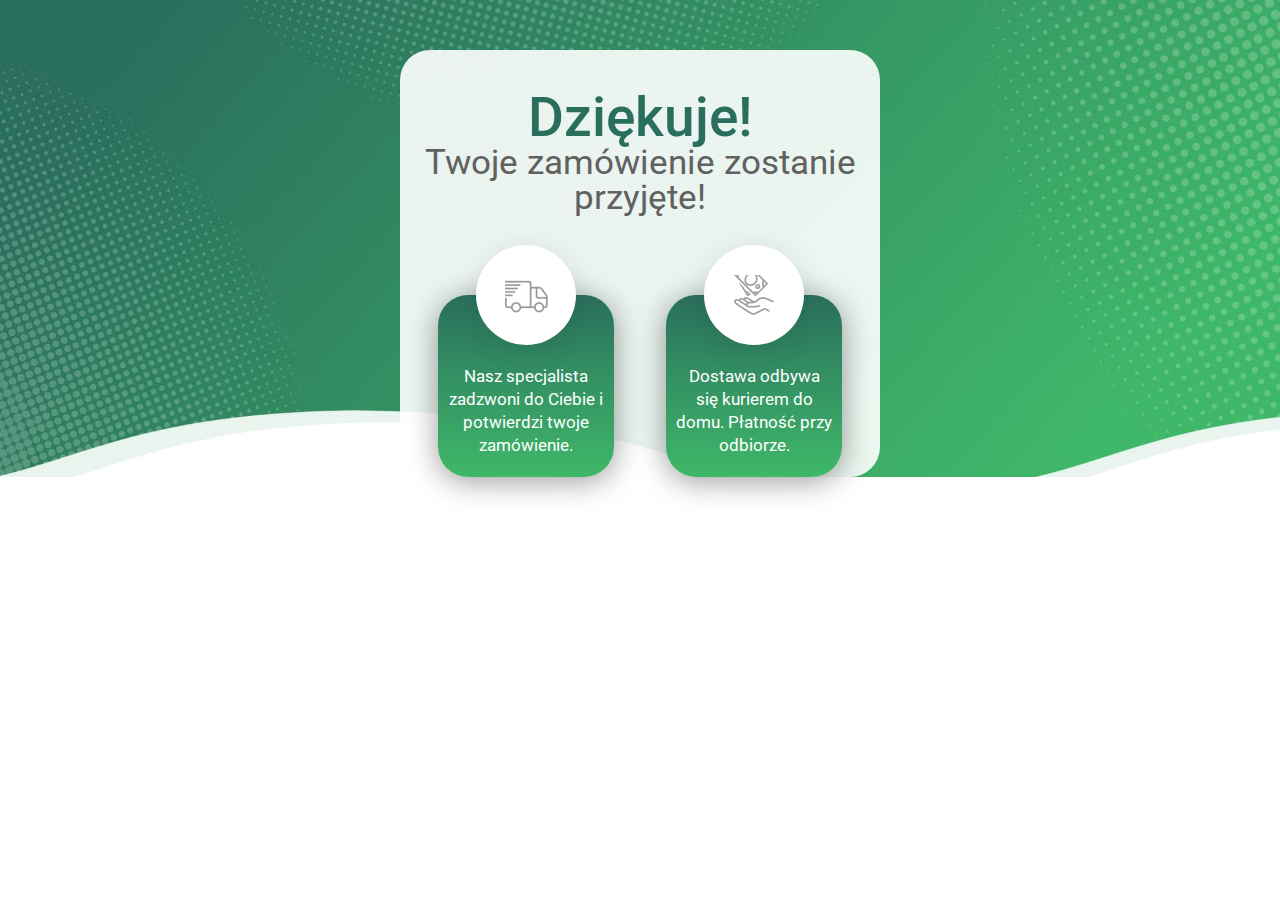
<file: thankyou.html>
<!DOCTYPE html><html lang="ru"><head>
    <meta charset="UTF-8">
    <meta name="description" content="Dziękuje!">
    <title>Dziękuje!</title>
    <meta name="viewport" content="width=320">
    <meta content="width=320" name="MobileOptimized">

    <script>(function(w,d,s,l,i){w[l]=w[l]||[];w[l].push({'gtm.start':
        new Date().getTime(),event:'gtm.js'});var f=d.getElementsByTagName(s)[0],
        j=d.createElement(s),dl=l!='dataLayer'?'&l='+l:'';j.async=true;j.src=
        'https://www.googletagmanager.com/gtm.js?id='+i+dl;f.parentNode.insertBefore(j,f);
        })(window,document,'script','dataLayer','GTM-TKC9DQW');</script>

</head>

<body>

    <noscript><iframe src="https://www.googletagmanager.com/ns.html?id=GTM-TKC9DQW"
        height="0" width="0" style="display:none;visibility:hidden"></iframe></noscript>

    <div class="main-wrapper">

        <section class="header-container">
            <h1> Dziękuje!</h1>
            <h2> Twoje zamówienie zostanie przyjęte!</h2>
            <ul class="orderDetails">
                <li class="orderDetails-item"><span> Nasz specjalista zadzwoni do Ciebie i potwierdzi twoje zamówienie. </span></li>
                <li class="orderDetails-item"><span> Dostawa odbywa się kurierem do domu. Płatność przy odbiorze.</span></li>

            </ul>
        </section>


    </div>

    <style>

        @import url("https://fonts.googleapis.com/css?family=Roboto:400,500,900|Ubuntu:300,400,500&display=swap&subset=cyrillic");

        body {
            margin: 0;
            box-sizing: border-box;
        }

        *>* {
            box-sizing: inherit;
        }

        .header-container,
        .main-container {
            width: 480px;
            margin: 0 auto;
            font-family: "Ubuntu", Arial, sans-serif;
            font-weight: 400;
        }

        h1,
        h2,
        h3 {
            font-weight: normal;
            margin: 0;
        }

        ul {
            list-style-type: none;
            text-align: left;
        }

        .main-wrapper {
            background-image: url("[data-uri]");
            background-size: 100%;
            background-position: center top;
            background-repeat: no-repeat;
            padding-top: 50px;
        }

        .header-container {
            background: rgba(255, 255, 255, 0.9);
            text-align: center;
            padding: 40px 0px 0px;
            border-radius: 30px;
        }

        .header-container h1 {
            font-family: "Roboto", Arial, sans-serif;
            font-weight: 500;
            font-size: 55px;
            line-height: 55px;
            color: #2A6F5D;
        }

        .header-container h2 {
            font-family: "Roboto", Arial, sans-serif;
            font-size: 35px;
            line-height: 35px;
            color: #616161;
            margin-bottom: 50px;
        }

        .header-container h3 {
            font-family: "Roboto", Arial, sans-serif;
            font-weight: 900;
            font-size: 40px;
            line-height: 50px;
            width: 100%;
            padding: 10px;
            position: relative;
            background: #FFFA7A;
        }

        .header-container h3::before, .header-container h3::after {
            content: "";
    display: block;
    width: 28px;
    height: 70px;
    position: absolute;
    background-image: url("data:image/svg+xml,%3Csvg%20width%3D%2228%22%20height%3D%2269%22%20viewBox%3D%220%200%2028%2069%22%20fill%3D%22none%22%20xmlns%3D%22http%3A%2F%2Fwww.w3.org%2F2000%2Fsvg%22%3E%0A%3Crect%20x%3D%2210%22%20width%3D%227%22%20height%3D%2248%22%20fill%3D%22%233FB869%22%2F%3E%0A%3Cpath%20d%3D%22M14%2069L26.1244%2047.25H1.87564L14%2069Z%22%20fill%3D%22%233FB869%22%2F%3E%0A%3C%2Fsvg%3E");
    background-size: cover;
    background-repeat: no-repeat;
    left: 40px;
    top: 50%;
    transform: translateY(-50%);
        }

.header-container h3::before {
    left: 20px;
}
.header-container h3::after {
    left: auto;
    right: 20px;
}
        .header-container h3 span {
            position: relative;
            z-index: 1;
            color: #000;
            text-transform: uppercase;
            opacity: 0.5;
            background-blend-mode: overlay;
        }

        .orderDetails {
            padding: 30px 38px;
            padding-bottom: 0;
            margin-bottom: 30px;
            display: -webkit-flex;
            display: -moz-flex;
            display: -ms-flex;
            display: -o-flex;
            display: flex;
            flex-wrap: wrap;
            justify-content: space-between;
        }

        .orderDetails-item {
            flex-basis: 176px;
            padding: 20px 10px;
            padding-top: 70px;
            margin-bottom: 0px;
            background: linear-gradient(180deg, #2A6F5D 0%, #3FB869 100%);
            border-radius: 30px;
            box-shadow: 0px 4px 30px rgba(0, 0, 0, 0.4);
            text-align: center;
            position: relative;
        }

        .orderDetails-item span {
            font-family: "Roboto", Arial, sans-serif;
            font-weight: 400;
            align-self: center;
            font-size: 17px;
            line-height: 23px;
            color: #fff;
        }

        .orderDetails-item::before {
            position: absolute;
            content: "";
            display: block;
            border-radius: 50%;
            background-color: #fff;
            box-shadow: 0px 4px 30px rgba(0, 0, 0, 0.1);
            top: 0;
            left: 50%;
            transform: translate(-50%, -50%);
            width: 100px;
            height: 100px;
            z-index: 1;
        }

        .orderDetails-item::after {
            position: absolute;
            content: "";
            display: block;
            top: 0;
            left: 50%;
            transform: translate(-50%, -50%);
            width: 100px;
            height: 100px;
            z-index: 2;
            background-position: center center;
            background-repeat: no-repeat;
        }

        .orderDetails-item:nth-of-type(1)::after {
            background-image: url("[data-uri]");
        }

        .orderDetails-item:nth-of-type(2)::after {
            background-image: url("[data-uri]");
        }

        .orderDetails-item:nth-of-type(3) {
            box-shadow: 0px 4px 30px rgba(255, 245, 0, 0.59);
            margin-bottom: 20px;
        }

        .orderDetails-item:nth-of-type(3)::after {
            background-image: url("[data-uri]");
        }

        .orderDetails-item:nth-of-type(4) {
            margin-bottom: 20px;
        }

        .orderDetails-item:nth-of-type(4)::after {
            background-image: url("[data-uri]");
        }

        .main-container {
            text-align: center;
            padding-top: 20px;
        }

        .main-container h2 {
            font-family: "Ubuntu", Arial, sans-serif;
            font-weight: 500;
            font-size: 40px;
            line-height: 50px;
            background: rgba(112, 70, 155, 0.5);
            color: #fff;
            border-radius: 30px;
            text-transform: uppercase;
            margin-bottom: 15px;
            text-shadow: 0px 4px 5px rgba(0, 0, 0, 0.15);
            padding: 20px 0;
        }

        .offerCard {
            background: #fff;
            box-shadow: 6px 7px 10px rgba(0, 0, 0, 0.16);
            padding: 20px 15px;
            text-align: center;
            margin-bottom: 20px;
            border-radius: 30px;
        }

        .offerCard h3 {
            font-family: "Roboto", Arial, sans-serif;
            font-weight: 400;
            font-size: 30px;
            line-height: 30px;
            color: #000;
            max-width: 350px;
            margin: 0 auto;
            margin-bottom: 25px;
        }

        .offerCard img {
            max-width: 285px;
            width: 65%;
        }

        .offerCard p {
            font-family: "Ubuntu", Arial, sans-serif;
            font-weight: 300;
            font-size: 23px;
            line-height: 30px;
            color: #000;
            text-align: left;
            margin-bottom: 0px;
        }

        .offerCard p span {
            font-family: "Ubuntu", Arial, sans-serif;
            font-weight: 500;
        }

        .offerCard-price {
            display: -webkit-flex;
            display: -moz-flex;
            display: -ms-flex;
            display: -o-flex;
            display: flex;
            justify-content: space-between;
            padding: 0 20px;
        }

        .offerCard-newPrice {
            font-family: "Ubuntu", Arial, sans-serif;
            font-weight: 500;
            font-size: 50px;
            line-height: 50px;
            color: #2A6F5D;
        }

        .offerCard-oldPrice {
            font-family: "Ubuntu", Arial, sans-serif;
            font-weight: 400;
            font-size: 45px;
            line-height: 60px;
            color: #C4C4C4;
            position: relative;
        }

        .offerCard-oldPrice::after {
            content: "";
            display: block;
            width: 120%;
            height: 3px;
            background-color: #C4C4C4;
            position: absolute;
            left: 50%;
            top: 50%;
            transform: translate(-50%, -50%);
        }

        @media (max-width: 480px) {

            header,
            body {
                max-width: 480px;
                width: 480px;
            }

            .main-wrapper {
                background-size: 415%;
            }
        }

    </style>




</body></html>
</file>
<file: css/flaticon.css>
@font-face {
  font-family: "Flaticon";
  src: url("../fonts/Flaticon.eot");
  src: url("../fonts/Flaticon.eot?#iefix") format("embedded-opentype"),
       url("../fonts/Flaticon.woff") format("woff"),
       url("../fonts/Flaticon.ttf") format("truetype"),
       url("../fonts/Flaticon.svg#Flaticon") format("svg");
  font-weight: normal;
  font-style: normal;
}

@media screen and (-webkit-min-device-pixel-ratio:0) {
  @font-face {
    font-family: "Flaticon";
    src: url("../fonts/Flaticon.svg#Flaticon") format("svg");
  }
}

[class^="flaticon-"]:before, [class*=" flaticon-"]:before,
[class^="flaticon-"]:after, [class*=" flaticon-"]:after {   
  font-family: Flaticon;
        font-size: 20px;
font-style: normal;
margin-left: 20px;
}

.flaticon-reply:before { content: "\f100"; }
.flaticon-squares:before { content: "\f101"; }
.flaticon-signs:before { content: "\f102"; }
.flaticon-home:before { content: "\f103"; }
.flaticon-telephone:before { content: "\f104"; }
.flaticon-close-envelope:before { content: "\f105"; }
.flaticon-speech-bubbles-comment-option:before { content: "\f106"; }
.flaticon-eye:before { content: "\f107"; }
.flaticon-counterclockwise:before { content: "\f108"; }
.flaticon-quotes:before { content: "\f109"; }
.flaticon-women:before { content: "\f10a"; }
.flaticon-bag:before { content: "\f10b"; }
.flaticon-quality:before { content: "\f10c"; }
.flaticon-favorite-heart-button:before { content: "\f10d"; }
.flaticon-herbal-spa-treatment-leaves:before { content: "\f10e"; }
.flaticon-login:before { content: "\f10f"; }
.flaticon-search-2:before { content: "\f110"; }
.flaticon-search-1:before { content: "\f111"; }
.flaticon-search:before { content: "\f112"; }
.flaticon-empty-shopping-cart:before { content: "\f113"; }
</file>
<file: css/fonts.css>
/*-------DancingScript fonts start-------*/
@font-face {
  font-family: "DancingScript";
  src: url("../fonts/DancingScript-Bold.eot"); /* IE9 Compat Modes */
  src: url("../fonts/DancingScript-Bold.eot?#iefix") format("embedded-opentype"), /* IE6-IE8 */
    url("../fonts/DancingScript-Bold.svg") format("svg"), /* Legacy iOS */
    url("../fonts/DancingScript-Bold.ttf") format("truetype"), /* Safari, Android, iOS */
    url("../fonts/DancingScript-Bold.woff") format("woff"), /* Modern Browsers */
    url("../fonts/DancingScript-Bold.woff2") format("woff2"); /* Modern Browsers */
  font-weight: 700;
  font-style: normal;
}
@font-face {
  font-family: "DancingScript";
  src: url("../fonts/DancingScript-Regular.eot"); /* IE9 Compat Modes */
  src: url("../fonts/DancingScript-Regular.eot?#iefix") format("embedded-opentype"), /* IE6-IE8 */
    url("../fonts/DancingScript-Regular.svg") format("svg"), /* Legacy iOS */
    url("../fonts/DancingScript-Regular.ttf") format("truetype"), /* Safari, Android, iOS */
    url("../fonts/DancingScript-Regular.woff") format("woff"), /* Modern Browsers */
    url("../fonts/DancingScript-Regular.woff2") format("woff2"); /* Modern Browsers */
  font-weight: 400;
  font-style: normal;
}
/*-------DancingScript fonts end-------*/
/*-------Montserrat fonts start-------*/
@font-face {
  font-family: "Montserrat";
  src: url("../fonts/Montserrat-Black.eot"); /* IE9 Compat Modes */
  src: url("../fonts/Montserrat-Black.eot?#iefix") format("embedded-opentype"), /* IE6-IE8 */
    url("../fonts/Montserrat-Black.svg") format("svg"), /* Legacy iOS */
    url("../fonts/Montserrat-Black.ttf") format("truetype"), /* Safari, Android, iOS */
    url("../fonts/Montserrat-Black.woff") format("woff"), /* Modern Browsers */
    url("../fonts/Montserrat-Black.woff2") format("woff2"); /* Modern Browsers */
  font-weight: 900;
  font-style: normal;
}
@font-face {
  font-family: "Montserrat";
  src: url("../fonts/Montserrat-Bold.eot"); /* IE9 Compat Modes */
  src: url("../fonts/Montserrat-Bold.eot?#iefix") format("embedded-opentype"), /* IE6-IE8 */
    url("../fonts/Montserrat-Bold.svg") format("svg"), /* Legacy iOS */
    url("../fonts/Montserrat-Bold.ttf") format("truetype"), /* Safari, Android, iOS */
    url("../fonts/Montserrat-Bold.woff") format("woff"), /* Modern Browsers */
    url("../fonts/Montserrat-Bold.woff2") format("woff2"); /* Modern Browsers */
  font-weight: 700;
  font-style: normal;
}
@font-face {
  font-family: "Montserrat";
  src: url("../fonts/Montserrat-ExtraBold.eot"); /* IE9 Compat Modes */
  src: url("../fonts/Montserrat-ExtraBold.eot?#iefix") format("embedded-opentype"), /* IE6-IE8 */
    url("../fonts/Montserrat-ExtraBold.svg") format("svg"), /* Legacy iOS */
    url("../fonts/Montserrat-ExtraBold.ttf") format("truetype"), /* Safari, Android, iOS */
    url("../fonts/Montserrat-ExtraBold.woff") format("woff"), /* Modern Browsers */
    url("../fonts/Montserrat-ExtraBold.woff2") format("woff2"); /* Modern Browsers */
  font-weight: 800;
  font-style: normal;
}
@font-face {
  font-family: "Montserrat";
  src: url("../fonts/Montserrat-ExtraLight.eot"); /* IE9 Compat Modes */
  src: url("../fonts/Montserrat-ExtraLight.eot?#iefix") format("embedded-opentype"), /* IE6-IE8 */
    url("../fonts/Montserrat-ExtraLight.svg") format("svg"), /* Legacy iOS */
    url("../fonts/Montserrat-ExtraLight.ttf") format("truetype"), /* Safari, Android, iOS */
    url("../fonts/Montserrat-ExtraLight.woff") format("woff"), /* Modern Browsers */
    url("../fonts/Montserrat-ExtraLight.woff2") format("woff2"); /* Modern Browsers */
  font-weight: 200;
  font-style: normal;
}
@font-face {
  font-family: "Montserrat";
  src: url("../fonts/Montserrat-Light.eot"); /* IE9 Compat Modes */
  src: url("../fonts/Montserrat-Light.eot?#iefix") format("embedded-opentype"), /* IE6-IE8 */
    url("../fonts/Montserrat-Light.svg") format("svg"), /* Legacy iOS */
    url("../fonts/Montserrat-Light.ttf") format("truetype"), /* Safari, Android, iOS */
    url("../fonts/Montserrat-Light.woff") format("woff"), /* Modern Browsers */
    url("../fonts/Montserrat-Light.woff2") format("woff2"); /* Modern Browsers */
  font-weight: 300;
  font-style: normal;
}
@font-face {
  font-family: "Montserrat";
  src: url("../fonts/Montserrat-Medium.eot"); /* IE9 Compat Modes */
  src: url("../fonts/Montserrat-Medium.eot?#iefix") format("embedded-opentype"), /* IE6-IE8 */
    url("../fonts/Montserrat-Medium.svg") format("svg"), /* Legacy iOS */
    url("../fonts/Montserrat-Medium.ttf") format("truetype"), /* Safari, Android, iOS */
    url("../fonts/Montserrat-Medium.woff") format("woff"), /* Modern Browsers */
    url("../fonts/Montserrat-Medium.woff2") format("woff2"); /* Modern Browsers */
  font-weight: 500;
  font-style: normal;
}
@font-face {
  font-family: "Montserrat";
  src: url("../fonts/Montserrat-Regular.eot"); /* IE9 Compat Modes */
  src: url("../fonts/Montserrat-Regular.eot?#iefix") format("embedded-opentype"), /* IE6-IE8 */
    url("../fonts/Montserrat-Regular.svg") format("svg"), /* Legacy iOS */
    url("../fonts/Montserrat-Regular.ttf") format("truetype"), /* Safari, Android, iOS */
    url("../fonts/Montserrat-Regular.woff") format("woff"), /* Modern Browsers */
    url("../fonts/Montserrat-Regular.woff2") format("woff2"); /* Modern Browsers */
  font-weight: 400;
  font-style: normal;
}
@font-face {
  font-family: "Montserrat";
  src: url("../fonts/Montserrat-SemiBold.eot"); /* IE9 Compat Modes */
  src: url("../fonts/Montserrat-SemiBold.eot?#iefix") format("embedded-opentype"), /* IE6-IE8 */
    url("../fonts/Montserrat-SemiBold.svg") format("svg"), /* Legacy iOS */
    url("../fonts/Montserrat-SemiBold.ttf") format("truetype"), /* Safari, Android, iOS */
    url("../fonts/Montserrat-SemiBold.woff") format("woff"), /* Modern Browsers */
    url("../fonts/Montserrat-SemiBold.woff2") format("woff2"); /* Modern Browsers */
  font-weight: 600;
  font-style: normal;
}
@font-face {
  font-family: "Montserrat";
  src: url("../fonts/Montserrat-Thin.eot"); /* IE9 Compat Modes */
  src: url("../fonts/Montserrat-Thin.eot?#iefix") format("embedded-opentype"), /* IE6-IE8 */
    url("../fonts/Montserrat-Thin.svg") format("svg"), /* Legacy iOS */
    url("../fonts/Montserrat-Thin.ttf") format("truetype"), /* Safari, Android, iOS */
    url("../fonts/Montserrat-Thin.woff") format("woff"), /* Modern Browsers */
    url("../fonts/Montserrat-Thin.woff2") format("woff2"); /* Modern Browsers */
  font-weight: 100;
  font-style: normal;
}
/*-------Montserrat fonts end-------*/
</file>
<file: js/plugins/revolution/css/settings.css>
/*-----------------------------------------------------------------------------

-	Revolution Slider 5.0 Default Style Settings -

Screen Stylesheet

version:   	5.4.5
date:      	15/05/17
author:		themepunch
email:     	info@themepunch.com
website:   	http://www.themepunch.com
-----------------------------------------------------------------------------*/
#debungcontrolls,.debugtimeline{width:100%;box-sizing:border-box}.rev_column,.rev_column .tp-parallax-wrap,.tp-svg-layer svg{vertical-align:top}#debungcontrolls{z-index:100000;position:fixed;bottom:0;height:auto;background:rgba(0,0,0,.6);padding:10px}.debugtimeline{height:10px;position:relative;margin-bottom:3px;display:none;white-space:nowrap}.debugtimeline:hover{height:15px}.the_timeline_tester{background:#e74c3c;position:absolute;top:0;left:0;height:100%;width:0}.rs-go-fullscreen{position:fixed!important;width:100%!important;height:100%!important;top:0!important;left:0!important;z-index:9999999!important;background:#fff!important}.debugtimeline.tl_slide .the_timeline_tester{background:#f39c12}.debugtimeline.tl_frame .the_timeline_tester{background:#3498db}.debugtimline_txt{color:#fff;font-weight:400;font-size:7px;position:absolute;left:10px;top:0;white-space:nowrap;line-height:10px}.rtl{direction:rtl}@font-face{font-family:revicons;src:url(../fonts/revicons/revicons.eot?5510888);src:url(../fonts/revicons/revicons.eot?5510888#iefix) format('embedded-opentype'),url(../fonts/revicons/revicons.woff?5510888) format('woff'),url(../fonts/revicons/revicons.ttf?5510888) format('truetype'),url(../fonts/revicons/revicons.svg?5510888#revicons) format('svg');font-weight:400;font-style:normal}[class*=" revicon-"]:before,[class^=revicon-]:before{font-family:revicons;font-style:normal;font-weight:400;speak:none;display:inline-block;text-decoration:inherit;width:1em;margin-right:.2em;text-align:center;font-variant:normal;text-transform:none;line-height:1em;margin-left:.2em}.revicon-search-1:before{content:'\e802'}.revicon-pencil-1:before{content:'\e831'}.revicon-picture-1:before{content:'\e803'}.revicon-cancel:before{content:'\e80a'}.revicon-info-circled:before{content:'\e80f'}.revicon-trash:before{content:'\e801'}.revicon-left-dir:before{content:'\e817'}.revicon-right-dir:before{content:'\e818'}.revicon-down-open:before{content:'\e83b'}.revicon-left-open:before{content:'\e819'}.revicon-right-open:before{content:'\e81a'}.revicon-angle-left:before{content:'\e820'}.revicon-angle-right:before{content:'\e81d'}.revicon-left-big:before{content:'\e81f'}.revicon-right-big:before{content:'\e81e'}.revicon-magic:before{content:'\e807'}.revicon-picture:before{content:'\e800'}.revicon-export:before{content:'\e80b'}.revicon-cog:before{content:'\e832'}.revicon-login:before{content:'\e833'}.revicon-logout:before{content:'\e834'}.revicon-video:before{content:'\e805'}.revicon-arrow-combo:before{content:'\e827'}.revicon-left-open-1:before{content:'\e82a'}.revicon-right-open-1:before{content:'\e82b'}.revicon-left-open-mini:before{content:'\e822'}.revicon-right-open-mini:before{content:'\e823'}.revicon-left-open-big:before{content:'\e824'}.revicon-right-open-big:before{content:'\e825'}.revicon-left:before{content:'\e836'}.revicon-right:before{content:'\e826'}.revicon-ccw:before{content:'\e808'}.revicon-arrows-ccw:before{content:'\e806'}.revicon-palette:before{content:'\e829'}.revicon-list-add:before{content:'\e80c'}.revicon-doc:before{content:'\e809'}.revicon-left-open-outline:before{content:'\e82e'}.revicon-left-open-2:before{content:'\e82c'}.revicon-right-open-outline:before{content:'\e82f'}.revicon-right-open-2:before{content:'\e82d'}.revicon-equalizer:before{content:'\e83a'}.revicon-layers-alt:before{content:'\e804'}.revicon-popup:before{content:'\e828'}.rev_slider_wrapper{position:relative;z-index:0;width:100%}.rev_slider{position:relative;overflow:visible}.entry-content .rev_slider a,.rev_slider a{box-shadow:none}.tp-overflow-hidden{overflow:hidden!important}.group_ov_hidden{overflow:hidden}.rev_slider img,.tp-simpleresponsive img{max-width:none!important;transition:none;margin:0;padding:0;border:none}.rev_slider .no-slides-text{font-weight:700;text-align:center;padding-top:80px}.rev_slider>ul,.rev_slider>ul>li,.rev_slider>ul>li:before,.rev_slider_wrapper>ul,.tp-revslider-mainul>li,.tp-revslider-mainul>li:before,.tp-simpleresponsive>ul,.tp-simpleresponsive>ul>li,.tp-simpleresponsive>ul>li:before{list-style:none!important;position:absolute;margin:0!important;padding:0!important;overflow-x:visible;overflow-y:visible;background-image:none;background-position:0 0;text-indent:0;top:0;left:0}.rev_slider>ul>li,.rev_slider>ul>li:before,.tp-revslider-mainul>li,.tp-revslider-mainul>li:before,.tp-simpleresponsive>ul>li,.tp-simpleresponsive>ul>li:before{visibility:hidden}.tp-revslider-mainul,.tp-revslider-slidesli{padding:0!important;margin:0!important;list-style:none!important}.fullscreen-container,.fullwidthbanner-container{padding:0;position:relative}.rev_slider li.tp-revslider-slidesli{position:absolute!important}.tp-caption .rs-untoggled-content{display:block}.tp-caption .rs-toggled-content{display:none}.rs-toggle-content-active.tp-caption .rs-toggled-content{display:block}.rs-toggle-content-active.tp-caption .rs-untoggled-content{display:none}.rev_slider .caption,.rev_slider .tp-caption{position:relative;visibility:hidden;white-space:nowrap;display:block;-webkit-font-smoothing:antialiased!important;z-index:1}.rev_slider .caption,.rev_slider .tp-caption,.tp-simpleresponsive img{-moz-user-select:none;-khtml-user-select:none;-webkit-user-select:none;-o-user-select:none}.rev_slider .tp-mask-wrap .tp-caption,.rev_slider .tp-mask-wrap :last-child,.wpb_text_column .rev_slider .tp-mask-wrap .tp-caption,.wpb_text_column .rev_slider .tp-mask-wrap :last-child{margin-bottom:0}.tp-svg-layer svg{width:100%;height:100%;position:relative}.tp-carousel-wrapper{cursor:url(openhand.cur),move}.tp-carousel-wrapper.dragged{cursor:url(closedhand.cur),move}.tp_inner_padding{box-sizing:border-box;max-height:none!important}.tp-caption.tp-layer-selectable{-moz-user-select:all;-khtml-user-select:all;-webkit-user-select:all;-o-user-select:all}.tp-caption.tp-hidden-caption,.tp-forcenotvisible,.tp-hide-revslider,.tp-parallax-wrap.tp-hidden-caption{visibility:hidden!important;display:none!important}.rev_slider audio,.rev_slider embed,.rev_slider iframe,.rev_slider object,.rev_slider video{max-width:none!important}.tp-element-background{position:absolute;top:0;left:0;width:100%;height:100%;z-index:0}.tp-blockmask,.tp-blockmask_in,.tp-blockmask_out{position:absolute;top:0;left:0;width:100%;height:100%;background:#fff;z-index:1000;transform:scaleX(0) scaleY(0)}.tp-parallax-wrap{transform-style:preserve-3d}.rev_row_zone{position:absolute;width:100%;left:0;box-sizing:border-box;min-height:50px;font-size:0}.rev_column_inner,.rev_slider .tp-caption.rev_row{position:relative;width:100%!important;box-sizing:border-box}.rev_row_zone_top{top:0}.rev_row_zone_middle{top:50%;transform:translateY(-50%)}.rev_row_zone_bottom{bottom:0}.rev_slider .tp-caption.rev_row{display:table;table-layout:fixed;vertical-align:top;height:auto!important;font-size:0}.rev_column{display:table-cell;position:relative;height:auto;box-sizing:border-box;font-size:0}.rev_column_inner{display:block;height:auto!important;white-space:normal!important}.rev_column_bg{width:100%;height:100%;position:absolute;top:0;left:0;z-index:0;box-sizing:border-box;background-clip:content-box;border:0 solid transparent}.tp-caption .backcorner,.tp-caption .backcornertop,.tp-caption .frontcorner,.tp-caption .frontcornertop{height:0;top:0;width:0;position:absolute}.rev_column_inner .tp-loop-wrap,.rev_column_inner .tp-mask-wrap,.rev_column_inner .tp-parallax-wrap{text-align:inherit}.rev_column_inner .tp-mask-wrap{display:inline-block}.rev_column_inner .tp-parallax-wrap,.rev_column_inner .tp-parallax-wrap .tp-loop-wrap,.rev_column_inner .tp-parallax-wrap .tp-mask-wrap{position:relative!important;left:auto!important;top:auto!important;line-height:0}.tp-video-play-button,.tp-video-play-button i{line-height:50px!important;vertical-align:top;text-align:center}.rev_column_inner .rev_layer_in_column,.rev_column_inner .tp-parallax-wrap,.rev_column_inner .tp-parallax-wrap .tp-loop-wrap,.rev_column_inner .tp-parallax-wrap .tp-mask-wrap{vertical-align:top}.rev_break_columns{display:block!important}.rev_break_columns .tp-parallax-wrap.rev_column{display:block!important;width:100%!important}.fullwidthbanner-container{overflow:hidden}.fullwidthbanner-container .fullwidthabanner{width:100%;position:relative}.tp-static-layers{position:absolute;z-index:101;top:0;left:0}.tp-caption .frontcorner{border-left:40px solid transparent;border-right:0 solid transparent;border-top:40px solid #00A8FF;left:-40px}.tp-caption .backcorner{border-left:0 solid transparent;border-right:40px solid transparent;border-bottom:40px solid #00A8FF;right:0}.tp-caption .frontcornertop{border-left:40px solid transparent;border-right:0 solid transparent;border-bottom:40px solid #00A8FF;left:-40px}.tp-caption .backcornertop{border-left:0 solid transparent;border-right:40px solid transparent;border-top:40px solid #00A8FF;right:0}.tp-layer-inner-rotation{position:relative!important}img.tp-slider-alternative-image{width:100%;height:auto}.caption.fullscreenvideo,.rs-background-video-layer,.tp-caption.coverscreenvideo,.tp-caption.fullscreenvideo{width:100%;height:100%;top:0;left:0;position:absolute}.noFilterClass{filter:none!important}.rs-background-video-layer{visibility:hidden;z-index:0}.caption.fullscreenvideo audio,.caption.fullscreenvideo iframe,.caption.fullscreenvideo video,.tp-caption.fullscreenvideo iframe,.tp-caption.fullscreenvideo iframe audio,.tp-caption.fullscreenvideo iframe video{width:100%!important;height:100%!important;display:none}.fullcoveredvideo audio,.fullscreenvideo audio .fullcoveredvideo video,.fullscreenvideo video{background:#000}.fullcoveredvideo .tp-poster{background-position:center center;background-size:cover;width:100%;height:100%;top:0;left:0}.videoisplaying .html5vid .tp-poster{display:none}.tp-video-play-button{background:#000;background:rgba(0,0,0,.3);border-radius:5px;position:absolute;top:50%;left:50%;color:#FFF;margin-top:-25px;margin-left:-25px;cursor:pointer;width:50px;height:50px;box-sizing:border-box;display:inline-block;z-index:4;opacity:0;transition:opacity .3s ease-out!important}.tp-audio-html5 .tp-video-play-button,.tp-hiddenaudio{display:none!important}.tp-caption .html5vid{width:100%!important;height:100%!important}.tp-video-play-button i{width:50px;height:50px;display:inline-block;font-size:40px!important}.rs-fullvideo-cover,.tp-dottedoverlay,.tp-shadowcover{height:100%;top:0;left:0;position:absolute}.tp-caption:hover .tp-video-play-button{opacity:1;display:block}.tp-caption .tp-revstop{display:none;border-left:5px solid #fff!important;border-right:5px solid #fff!important;margin-top:15px!important;line-height:20px!important;vertical-align:top;font-size:25px!important}.tp-seek-bar,.tp-video-button,.tp-volume-bar{outline:0;line-height:12px;margin:0;cursor:pointer}.videoisplaying .revicon-right-dir{display:none}.videoisplaying .tp-revstop{display:inline-block}.videoisplaying .tp-video-play-button{display:none}.fullcoveredvideo .tp-video-play-button{display:none!important}.fullscreenvideo .fullscreenvideo audio,.fullscreenvideo .fullscreenvideo video{object-fit:contain!important}.fullscreenvideo .fullcoveredvideo audio,.fullscreenvideo .fullcoveredvideo video{object-fit:cover!important}.tp-video-controls{position:absolute;bottom:0;left:0;right:0;padding:5px;opacity:0;transition:opacity .3s;background-image:linear-gradient(to bottom,#000 13%,#323232 100%);display:table;max-width:100%;overflow:hidden;box-sizing:border-box}.rev-btn.rev-hiddenicon i,.rev-btn.rev-withicon i{transition:all .2s ease-out!important;font-size:15px}.tp-caption:hover .tp-video-controls{opacity:.9}.tp-video-button{background:rgba(0,0,0,.5);border:0;border-radius:3px;font-size:12px;color:#fff;padding:0}.tp-video-button:hover{cursor:pointer}.tp-video-button-wrap,.tp-video-seek-bar-wrap,.tp-video-vol-bar-wrap{padding:0 5px;display:table-cell;vertical-align:middle}.tp-video-seek-bar-wrap{width:80%}.tp-video-vol-bar-wrap{width:20%}.tp-seek-bar,.tp-volume-bar{width:100%;padding:0}.rs-fullvideo-cover{width:100%;background:0 0;z-index:5}.disabled_lc .tp-video-play-button,.rs-background-video-layer audio::-webkit-media-controls,.rs-background-video-layer video::-webkit-media-controls,.rs-background-video-layer video::-webkit-media-controls-start-playback-button{display:none!important}.tp-audio-html5 .tp-video-controls{opacity:1!important;visibility:visible!important}.tp-dottedoverlay{background-repeat:repeat;width:100%;z-index:3}.tp-dottedoverlay.twoxtwo{background:url(../assets/gridtile.png)}.tp-dottedoverlay.twoxtwowhite{background:url(../assets/gridtile_white.png)}.tp-dottedoverlay.threexthree{background:url(../assets/gridtile_3x3.png)}.tp-dottedoverlay.threexthreewhite{background:url(../assets/gridtile_3x3_white.png)}.tp-shadowcover{width:100%;background:#fff;z-index:-1}.tp-shadow1{box-shadow:0 10px 6px -6px rgba(0,0,0,.8)}.tp-shadow2:after,.tp-shadow2:before,.tp-shadow3:before,.tp-shadow4:after{z-index:-2;position:absolute;content:"";bottom:10px;left:10px;width:50%;top:85%;max-width:300px;background:0 0;box-shadow:0 15px 10px rgba(0,0,0,.8);transform:rotate(-3deg)}.tp-shadow2:after,.tp-shadow4:after{transform:rotate(3deg);right:10px;left:auto}.tp-shadow5{position:relative;box-shadow:0 1px 4px rgba(0,0,0,.3),0 0 40px rgba(0,0,0,.1) inset}.tp-shadow5:after,.tp-shadow5:before{content:"";position:absolute;z-index:-2;box-shadow:0 0 25px 0 rgba(0,0,0,.6);top:30%;bottom:0;left:20px;right:20px;border-radius:100px/20px}.tp-button{padding:6px 13px 5px;border-radius:3px;height:30px;cursor:pointer;color:#fff!important;text-shadow:0 1px 1px rgba(0,0,0,.6)!important;font-size:15px;line-height:45px!important;font-family:arial,sans-serif;font-weight:700;letter-spacing:-1px;text-decoration:none}.tp-button.big{color:#fff;text-shadow:0 1px 1px rgba(0,0,0,.6);font-weight:700;padding:9px 20px;font-size:19px;line-height:57px!important}.purchase:hover,.tp-button.big:hover,.tp-button:hover{background-position:bottom,15px 11px}.purchase.green,.purchase:hover.green,.tp-button.green,.tp-button:hover.green{background-color:#21a117;box-shadow:0 3px 0 0 #104d0b}.purchase.blue,.purchase:hover.blue,.tp-button.blue,.tp-button:hover.blue{background-color:#1d78cb;box-shadow:0 3px 0 0 #0f3e68}.purchase.red,.purchase:hover.red,.tp-button.red,.tp-button:hover.red{background-color:#cb1d1d;box-shadow:0 3px 0 0 #7c1212}.purchase.orange,.purchase:hover.orange,.tp-button.orange,.tp-button:hover.orange{background-color:#f70;box-shadow:0 3px 0 0 #a34c00}.purchase.darkgrey,.purchase:hover.darkgrey,.tp-button.darkgrey,.tp-button.grey,.tp-button:hover.darkgrey,.tp-button:hover.grey{background-color:#555;box-shadow:0 3px 0 0 #222}.purchase.lightgrey,.purchase:hover.lightgrey,.tp-button.lightgrey,.tp-button:hover.lightgrey{background-color:#888;box-shadow:0 3px 0 0 #555}.rev-btn,.rev-btn:visited{outline:0!important;box-shadow:none!important;text-decoration:none!important;line-height:44px;font-size:17px;font-weight:500;padding:12px 35px;box-sizing:border-box;font-family:Roboto,sans-serif;cursor:pointer}.rev-btn.rev-uppercase,.rev-btn.rev-uppercase:visited{text-transform:uppercase;letter-spacing:1px;font-size:15px;font-weight:900}.rev-btn.rev-withicon i{font-weight:400;position:relative;top:0;margin-left:10px!important}.rev-btn.rev-hiddenicon i{font-weight:400;position:relative;top:0;opacity:0;margin-left:0!important;width:0!important}.rev-btn.rev-hiddenicon:hover i{opacity:1!important;margin-left:10px!important;width:auto!important}.rev-btn.rev-medium,.rev-btn.rev-medium:visited{line-height:36px;font-size:14px;padding:10px 30px}.rev-btn.rev-medium.rev-hiddenicon i,.rev-btn.rev-medium.rev-withicon i{font-size:14px;top:0}.rev-btn.rev-small,.rev-btn.rev-small:visited{line-height:28px;font-size:12px;padding:7px 20px}.rev-btn.rev-small.rev-hiddenicon i,.rev-btn.rev-small.rev-withicon i{font-size:12px;top:0}.rev-maxround{border-radius:30px}.rev-minround{border-radius:3px}.rev-burger{position:relative;width:60px;height:60px;box-sizing:border-box;padding:22px 0 0 14px;border-radius:50%;border:1px solid rgba(51,51,51,.25);-webkit-tap-highlight-color:transparent;cursor:pointer}.rev-burger span{display:block;width:30px;height:3px;background:#333;transition:.7s;pointer-events:none;transform-style:flat!important}.rev-burger.revb-white span,.rev-burger.revb-whitenoborder span{background:#fff}.rev-burger span:nth-child(2){margin:3px 0}#dialog_addbutton .rev-burger:hover :first-child,.open .rev-burger :first-child,.open.rev-burger :first-child{transform:translateY(6px) rotate(-45deg)}#dialog_addbutton .rev-burger:hover :nth-child(2),.open .rev-burger :nth-child(2),.open.rev-burger :nth-child(2){transform:rotate(-45deg);opacity:0}#dialog_addbutton .rev-burger:hover :last-child,.open .rev-burger :last-child,.open.rev-burger :last-child{transform:translateY(-6px) rotate(-135deg)}.rev-burger.revb-white{border:2px solid rgba(255,255,255,.2)}.rev-burger.revb-darknoborder,.rev-burger.revb-whitenoborder{border:0}.rev-burger.revb-darknoborder span{background:#333}.rev-burger.revb-whitefull{background:#fff;border:none}.rev-burger.revb-whitefull span{background:#333}.rev-burger.revb-darkfull{background:#333;border:none}.rev-burger.revb-darkfull span,.rev-scroll-btn.revs-fullwhite{background:#fff}@keyframes rev-ani-mouse{0%{opacity:1;top:29%}15%{opacity:1;top:50%}50%{opacity:0;top:50%}100%{opacity:0;top:29%}}.rev-scroll-btn{display:inline-block;position:relative;left:0;right:0;text-align:center;cursor:pointer;width:35px;height:55px;box-sizing:border-box;border:3px solid #fff;border-radius:23px}.rev-scroll-btn>*{display:inline-block;line-height:18px;font-size:13px;font-weight:400;color:#fff;font-family:proxima-nova,"Helvetica Neue",Helvetica,Arial,sans-serif;letter-spacing:2px}.rev-scroll-btn>.active,.rev-scroll-btn>:focus,.rev-scroll-btn>:hover{color:#fff}.rev-scroll-btn>.active,.rev-scroll-btn>:active,.rev-scroll-btn>:focus,.rev-scroll-btn>:hover{opacity:.8}.rev-scroll-btn.revs-fullwhite span{background:#333}.rev-scroll-btn.revs-fulldark{background:#333;border:none}.rev-scroll-btn.revs-fulldark span,.tp-bullet{background:#fff}.rev-scroll-btn span{position:absolute;display:block;top:29%;left:50%;width:8px;height:8px;margin:-4px 0 0 -4px;background:#fff;border-radius:50%;animation:rev-ani-mouse 2.5s linear infinite}.rev-scroll-btn.revs-dark{border-color:#333}.rev-scroll-btn.revs-dark span{background:#333}.rev-control-btn{position:relative;display:inline-block;z-index:5;color:#FFF;font-size:20px;line-height:60px;font-weight:400;font-style:normal;font-family:Raleway;text-decoration:none;text-align:center;background-color:#000;border-radius:50px;text-shadow:none;background-color:rgba(0,0,0,.5);width:60px;height:60px;box-sizing:border-box;cursor:pointer}.rev-cbutton-dark-sr,.rev-cbutton-light-sr{border-radius:3px}.rev-cbutton-light,.rev-cbutton-light-sr{color:#333;background-color:rgba(255,255,255,.75)}.rev-sbutton{line-height:37px;width:37px;height:37px}.rev-sbutton-blue{background-color:#3B5998}.rev-sbutton-lightblue{background-color:#00A0D1}.rev-sbutton-red{background-color:#DD4B39}.tp-bannertimer{visibility:hidden;width:100%;height:5px;background:#000;background:rgba(0,0,0,.15);position:absolute;z-index:200;top:0}.tp-bannertimer.tp-bottom{top:auto;bottom:0!important;height:5px}.tp-caption img{background:0 0;-ms-filter:"progid:DXImageTransform.Microsoft.gradient(startColorstr=#00FFFFFF,endColorstr=#00FFFFFF)";filter:progid:DXImageTransform.Microsoft.gradient(startColorstr=#00FFFFFF, endColorstr=#00FFFFFF);zoom:1}.caption.slidelink a div,.tp-caption.slidelink a div{width:3000px;height:1500px;background:url(../assets/coloredbg.png)}.tp-caption.slidelink a span{background:url(../assets/coloredbg.png)}.tp-loader.spinner0,.tp-loader.spinner5{background-image:url(../assets/loader.gif);background-repeat:no-repeat}.tp-shape{width:100%;height:100%}.tp-caption .rs-starring{display:inline-block}.tp-caption .rs-starring .star-rating{float:none;display:inline-block;vertical-align:top;color:#FFC321!important}.tp-caption .rs-starring .star-rating,.tp-caption .rs-starring-page .star-rating{position:relative;height:1em;width:5.4em;font-family:star;font-size:1em!important}.tp-loader.spinner0,.tp-loader.spinner1{width:40px;height:40px;margin-top:-20px;margin-left:-20px;animation:tp-rotateplane 1.2s infinite ease-in-out;background-color:#fff;border-radius:3px;box-shadow:0 0 20px 0 rgba(0,0,0,.15)}.tp-caption .rs-starring .star-rating:before,.tp-caption .rs-starring-page .star-rating:before{content:"\73\73\73\73\73";color:#E0DADF;float:left;top:0;left:0;position:absolute}.tp-caption .rs-starring .star-rating span{overflow:hidden;float:left;top:0;left:0;position:absolute;padding-top:1.5em;font-size:1em!important}.tp-caption .rs-starring .star-rating span:before{content:"\53\53\53\53\53";top:0;position:absolute;left:0}.tp-loader{top:50%;left:50%;z-index:10000;position:absolute}.tp-loader.spinner0{background-position:center center}.tp-loader.spinner5{background-position:10px 10px;background-color:#fff;margin:-22px;width:44px;height:44px;border-radius:3px}@keyframes tp-rotateplane{0%{transform:perspective(120px) rotateX(0) rotateY(0)}50%{transform:perspective(120px) rotateX(-180.1deg) rotateY(0)}100%{transform:perspective(120px) rotateX(-180deg) rotateY(-179.9deg)}}.tp-loader.spinner2{width:40px;height:40px;margin-top:-20px;margin-left:-20px;background-color:red;box-shadow:0 0 20px 0 rgba(0,0,0,.15);border-radius:100%;animation:tp-scaleout 1s infinite ease-in-out}@keyframes tp-scaleout{0%{transform:scale(0)}100%{transform:scale(1);opacity:0}}.tp-loader.spinner3{margin:-9px 0 0 -35px;width:70px;text-align:center}.tp-loader.spinner3 .bounce1,.tp-loader.spinner3 .bounce2,.tp-loader.spinner3 .bounce3{width:18px;height:18px;background-color:#fff;box-shadow:0 0 20px 0 rgba(0,0,0,.15);border-radius:100%;display:inline-block;animation:tp-bouncedelay 1.4s infinite ease-in-out;animation-fill-mode:both}.tp-loader.spinner3 .bounce1{animation-delay:-.32s}.tp-loader.spinner3 .bounce2{animation-delay:-.16s}@keyframes tp-bouncedelay{0%,100%,80%{transform:scale(0)}40%{transform:scale(1)}}.tp-loader.spinner4{margin:-20px 0 0 -20px;width:40px;height:40px;text-align:center;animation:tp-rotate 2s infinite linear}.tp-loader.spinner4 .dot1,.tp-loader.spinner4 .dot2{width:60%;height:60%;display:inline-block;position:absolute;top:0;background-color:#fff;border-radius:100%;animation:tp-bounce 2s infinite ease-in-out;box-shadow:0 0 20px 0 rgba(0,0,0,.15)}.tp-loader.spinner4 .dot2{top:auto;bottom:0;animation-delay:-1s}@keyframes tp-rotate{100%{transform:rotate(360deg)}}@keyframes tp-bounce{0%,100%{transform:scale(0)}50%{transform:scale(1)}}.tp-bullets.navbar,.tp-tabs.navbar,.tp-thumbs.navbar{border:none;min-height:0;margin:0;border-radius:0}.tp-bullets,.tp-tabs,.tp-thumbs{position:absolute;display:block;z-index:1000;top:0;left:0}.tp-tab,.tp-thumb{cursor:pointer;position:absolute;opacity:.5;box-sizing:border-box}.tp-arr-imgholder,.tp-tab-image,.tp-thumb-image,.tp-videoposter{background-position:center center;background-size:cover;width:100%;height:100%;display:block;position:absolute;top:0;left:0}.tp-tab.selected,.tp-tab:hover,.tp-thumb.selected,.tp-thumb:hover{opacity:1}.tp-tab-mask,.tp-thumb-mask{box-sizing:border-box!important}.tp-tabs,.tp-thumbs{box-sizing:content-box!important}.tp-bullet{width:15px;height:15px;position:absolute;background:rgba(255,255,255,.3);cursor:pointer}.tp-bullet.selected,.tp-bullet:hover{background:#fff}.tparrows{cursor:pointer;background:#000;background:rgba(0,0,0,.5);width:40px;height:40px;position:absolute;display:block;z-index:1000}.tparrows:hover{background:#000}.tparrows:before{font-family:revicons;font-size:15px;color:#fff;display:block;line-height:40px;text-align:center}.hginfo,.hglayerinfo{font-size:12px;font-weight:600}.tparrows.tp-leftarrow:before{content:'\e824'}.tparrows.tp-rightarrow:before{content:'\e825'}body.rtl .tp-kbimg{left:0!important}.dddwrappershadow{box-shadow:0 45px 100px rgba(0,0,0,.4)}.hglayerinfo{position:fixed;bottom:0;left:0;color:#FFF;line-height:20px;background:rgba(0,0,0,.75);padding:5px 10px;z-index:2000;white-space:normal}.helpgrid,.hginfo{position:absolute}.hginfo{top:-2px;left:-2px;color:#e74c3c;background:#000;padding:2px 5px}.indebugmode .tp-caption:hover{border:1px dashed #c0392b!important}.helpgrid{border:2px dashed #c0392b;top:0;left:0;z-index:0}#revsliderlogloglog{padding:15px;color:#fff;position:fixed;top:0;left:0;width:200px;height:150px;background:rgba(0,0,0,.7);z-index:100000;font-size:10px;overflow:scroll}.aden{filter:hue-rotate(-20deg) contrast(.9) saturate(.85) brightness(1.2)}.aden::after{background:linear-gradient(to right,rgba(66,10,14,.2),transparent);mix-blend-mode:darken}.perpetua::after,.reyes::after{mix-blend-mode:soft-light;opacity:.5}.inkwell{filter:sepia(.3) contrast(1.1) brightness(1.1) grayscale(1)}.perpetua::after{background:linear-gradient(to bottom,#005b9a,#e6c13d)}.reyes{filter:sepia(.22) brightness(1.1) contrast(.85) saturate(.75)}.reyes::after{background:#efcdad}.gingham{filter:brightness(1.05) hue-rotate(-10deg)}.gingham::after{background:linear-gradient(to right,rgba(66,10,14,.2),transparent);mix-blend-mode:darken}.toaster{filter:contrast(1.5) brightness(.9)}.toaster::after{background:radial-gradient(circle,#804e0f,#3b003b);mix-blend-mode:screen}.walden{filter:brightness(1.1) hue-rotate(-10deg) sepia(.3) saturate(1.6)}.walden::after{background:#04c;mix-blend-mode:screen;opacity:.3}.hudson{filter:brightness(1.2) contrast(.9) saturate(1.1)}.hudson::after{background:radial-gradient(circle,#a6b1ff 50%,#342134);mix-blend-mode:multiply;opacity:.5}.earlybird{filter:contrast(.9) sepia(.2)}.earlybird::after{background:radial-gradient(circle,#d0ba8e 20%,#360309 85%,#1d0210 100%);mix-blend-mode:overlay}.mayfair{filter:contrast(1.1) saturate(1.1)}.mayfair::after{background:radial-gradient(circle at 40% 40%,rgba(255,255,255,.8),rgba(255,200,200,.6),#111 60%);mix-blend-mode:overlay;opacity:.4}.lofi{filter:saturate(1.1) contrast(1.5)}.lofi::after{background:radial-gradient(circle,transparent 70%,#222 150%);mix-blend-mode:multiply}._1977{filter:contrast(1.1) brightness(1.1) saturate(1.3)}._1977:after{background:rgba(243,106,188,.3);mix-blend-mode:screen}.brooklyn{filter:contrast(.9) brightness(1.1)}.brooklyn::after{background:radial-gradient(circle,rgba(168,223,193,.4) 70%,#c4b7c8);mix-blend-mode:overlay}.xpro2{filter:sepia(.3)}.xpro2::after{background:radial-gradient(circle,#e6e7e0 40%,rgba(43,42,161,.6) 110%);mix-blend-mode:color-burn}.nashville{filter:sepia(.2) contrast(1.2) brightness(1.05) saturate(1.2)}.nashville::after{background:rgba(0,70,150,.4);mix-blend-mode:lighten}.nashville::before{background:rgba(247,176,153,.56);mix-blend-mode:darken}.lark{filter:contrast(.9)}.lark::after{background:rgba(242,242,242,.8);mix-blend-mode:darken}.lark::before{background:#22253f;mix-blend-mode:color-dodge}.moon{filter:grayscale(1) contrast(1.1) brightness(1.1)}.moon::before{background:#a0a0a0;mix-blend-mode:soft-light}.moon::after{background:#383838;mix-blend-mode:lighten}.clarendon{filter:contrast(1.2) saturate(1.35)}.clarendon:before{background:rgba(127,187,227,.2);mix-blend-mode:overlay}.willow{filter:grayscale(.5) contrast(.95) brightness(.9)}.willow::before{background-color:radial-gradient(40%,circle,#d4a9af 55%,#000 150%);mix-blend-mode:overlay}.willow::after{background-color:#d8cdcb;mix-blend-mode:color}.rise{filter:brightness(1.05) sepia(.2) contrast(.9) saturate(.9)}.rise::after{background:radial-gradient(circle,rgba(232,197,152,.8),transparent 90%);mix-blend-mode:overlay;opacity:.6}.rise::before{background:radial-gradient(circle,rgba(236,205,169,.15) 55%,rgba(50,30,7,.4));mix-blend-mode:multiply}._1977:after,._1977:before,.aden:after,.aden:before,.brooklyn:after,.brooklyn:before,.clarendon:after,.clarendon:before,.earlybird:after,.earlybird:before,.gingham:after,.gingham:before,.hudson:after,.hudson:before,.inkwell:after,.inkwell:before,.lark:after,.lark:before,.lofi:after,.lofi:before,.mayfair:after,.mayfair:before,.moon:after,.moon:before,.nashville:after,.nashville:before,.perpetua:after,.perpetua:before,.reyes:after,.reyes:before,.rise:after,.rise:before,.slumber:after,.slumber:before,.toaster:after,.toaster:before,.walden:after,.walden:before,.willow:after,.willow:before,.xpro2:after,.xpro2:before{content:'';display:block;height:100%;width:100%;top:0;left:0;position:absolute;pointer-events:none}._1977,.aden,.brooklyn,.clarendon,.earlybird,.gingham,.hudson,.inkwell,.lark,.lofi,.mayfair,.moon,.nashville,.perpetua,.reyes,.rise,.slumber,.toaster,.walden,.willow,.xpro2{position:relative}._1977 img,.aden img,.brooklyn img,.clarendon img,.earlybird img,.gingham img,.hudson img,.inkwell img,.lark img,.lofi img,.mayfair img,.moon img,.nashville img,.perpetua img,.reyes img,.rise img,.slumber img,.toaster img,.walden img,.willow img,.xpro2 img{width:100%;z-index:1}._1977:before,.aden:before,.brooklyn:before,.clarendon:before,.earlybird:before,.gingham:before,.hudson:before,.inkwell:before,.lark:before,.lofi:before,.mayfair:before,.moon:before,.nashville:before,.perpetua:before,.reyes:before,.rise:before,.slumber:before,.toaster:before,.walden:before,.willow:before,.xpro2:before{z-index:2}._1977:after,.aden:after,.brooklyn:after,.clarendon:after,.earlybird:after,.gingham:after,.hudson:after,.inkwell:after,.lark:after,.lofi:after,.mayfair:after,.moon:after,.nashville:after,.perpetua:after,.reyes:after,.rise:after,.slumber:after,.toaster:after,.walden:after,.willow:after,.xpro2:after{z-index:3}.slumber{filter:saturate(.66) brightness(1.05)}.slumber::after{background:rgba(125,105,24,.5);mix-blend-mode:soft-light}.slumber::before{background:rgba(69,41,12,.4);mix-blend-mode:lighten}.tp-kbimg-wrap:after,.tp-kbimg-wrap:before{height:500%;width:500%}
</file>
<file: css/style.css>
body{
	font-size:16px;
	color: #777777;
	font-family: "Montserrat";
	line-height: 26px;
	font-weight: 400;
}
/*-------loader css start----------*/
#hb_preloader_wrapper {
    background-color: #fff;
    bottom: 0;
    left: 0;
    position: fixed;
    right: 0;
    top: 0;
    z-index: 2147483647;
}
#hb_preloader_wrapper #hb_preloader_box {
    background-position: center center; 
    background-repeat: no-repeat;
    position: absolute;
    left: 50%; 
    top: 50%;
    text-align: center;
    -webkit-transform: translate(-50%, -50%);
    -moz-transform: translate(-50%, -50%);
    -ms-transform: translate(-50%, -50%);
    -o-transform: translate(-50%, -50%);
    transform: translate(-50%, -50%);
}
.flower {
  position: relative;
  width: 128px;
  height: 128px;
  margin: 20px;
}
.flower__leaf {
  width: 28px;
  height: 44px;
  position: absolute;
  margin: auto;
  top: 0;
  bottom: 0;
  left: 0;
  right: 0;
  z-index: 1;
  -webkit-transform-origin: 50% 50%;
          transform-origin: 50% 50%;
  -webkit-animation: loader 0.78s linear infinite;
          animation: loader 0.78s linear infinite;
  opacity: 0;
  fill: #54bc59;
}
.flower__leaf--default:nth-child(1) {
  -webkit-transform: rotate(60deg) translate3d(0, -42px, 0);
          transform: rotate(60deg) translate3d(0, -42px, 0);
  -webkit-animation-delay: 0.13s;
          animation-delay: 0.13s;
}
.flower__leaf--default:nth-child(2) {
  -webkit-transform: rotate(120deg) translate3d(0, -42px, 0);
          transform: rotate(120deg) translate3d(0, -42px, 0);
  -webkit-animation-delay: 0.26s;
          animation-delay: 0.26s;
}
.flower__leaf--default:nth-child(3) {
  -webkit-transform: rotate(180deg) translate3d(0, -42px, 0);
          transform: rotate(180deg) translate3d(0, -42px, 0);
  -webkit-animation-delay: 0.39s;
          animation-delay: 0.39s;
}
.flower__leaf--default:nth-child(4) {
  -webkit-transform: rotate(240deg) translate3d(0, -42px, 0);
          transform: rotate(240deg) translate3d(0, -42px, 0);
  -webkit-animation-delay: 0.52s;
          animation-delay: 0.52s;
}
.flower__leaf--default:nth-child(5) {
  -webkit-transform: rotate(300deg) translate3d(0, -42px, 0);
          transform: rotate(300deg) translate3d(0, -42px, 0);
  -webkit-animation-delay: 0.65s;
          animation-delay: 0.65s;
}
.flower__leaf--default:nth-child(6) {
  -webkit-transform: rotate(360deg) translate3d(0, -42px, 0);
          transform: rotate(360deg) translate3d(0, -42px, 0);
  -webkit-animation-delay: 0.78s;
          animation-delay: 0.78s;
}
@-webkit-keyframes loader {
  from {
    opacity: 1;
  }
  to {
    opacity: 0;
  }
}
@keyframes loader {
  from {
    opacity: 1;
  }
  to {
    opacity: 0;
  }
}
/*-------loader css end----------*/
/*--------normal css start-------*/
.hb_toppadder10{
	padding-top:10px;
}
.hb_toppadder20{
	padding-top:20px;
}
.hb_toppadder30{
	padding-top:30px;
}
.hb_toppadder40{
	padding-top:40px;
}
.hb_toppadder50{
	padding-top:50px;
}
.hb_toppadder60{
	padding-top:60px;
}
.hb_toppadder70{
	padding-top:70px;
}
.hb_toppadder80{
	padding-top:80px;
}
.hb_toppadder90{
	padding-top:90px;
}
.hb_toppadder100{
	padding-top:100px;
}
.hb_bottompadder10{
	padding-bottom:10px;
}
.hb_bottompadder20{
	padding-bottom:20px;
}
.hb_bottompadder30{
	padding-bottom:30px;
}
.hb_bottompadder40{
	padding-bottom:40px;
}
.hb_bottompadder50{
	padding-bottom:50px;
}
.hb_bottompadder60{
	padding-bottom:60px;
}
.hb_bottompadder70{
	padding-bottom:70px;
}
.hb_bottompadder80{
	padding-bottom:80px;
}
.hb_bottompadder90{
	padding-bottom:90px;
}
.hb_bottompadder100{
	padding-bottom:100px;
}
.hb_padder0{
	padding:0;
}
/*--------normal css end-------*/

/*-------top header start------*/
.hb_topheader {
    background: #363636;
    padding: 7px 0 8px;
}
.hb_header_social_icon {
    margin-top: 14px;
}
.hb_header_social_icon ul {
    float: left;
    width: 100%;
    padding: 0;
    margin: 0;
}
.hb_header_social_icon ul li {
    float: left;
    list-style: none;
    margin-right: 20px;
}
.hb_header_social_icon ul li a {
    float: left;
    color: #fff;
    text-decoration: none;
    transition: all 0.3s linear;
    -webkit-transition: all 0.3s linear;
    -moz-transition: all 0.3s linear;
    -ms-transition: all 0.3s linear;
    -o-transition: all 0.3s linear;
}
.hb_header_social_icon ul li a:hover {
	color:#54bc59;
}
.hb_logo {
    text-align: center;
}
.hb_logo img {
    display: inline-block;
}
.hb_header_right_links {
    float: right;
    width: auto;

}
.hb_header_right_links ul {
    float: right;
    margin: 0;
    padding: 0;
}
.hb_header_right_links ul li {
    float: left;
    list-style: none;
    margin-left: 20px;
    padding: 10px 0;
	position:relative;
}
.hb_header_right_links ul li a {
	color: #fff;
    text-decoration: none;
    transition: all 0.3s linear;
    -webkit-transition: all 0.3s linear;
    -moz-transition: all 0.3s linear;
    -ms-transition: all 0.3s linear;
    -o-transition: all 0.3s linear;
    float: left;
    width: 100%;
    height: 100%;
    background: #363636;
    position: relative;
    z-index: 2;
    text-align: center;
}
.hb_header_right_links ul li a i:before {
    margin: 0;
    font-size: 16px;
    line-height: 16px;
}
.hb_header_right_links ul li a:hover {
	color:#54bc59;
}
.hb_header_right_links ul li.hb_search_wrapper {
    margin: 0;
    text-align: right;
    width: 30px;
    height: 45px;
    line-height: 45px;
    position: relative;
    z-index: 1;
    padding: 0;
}
.hb_header_right_links ul li.hb_search_wrapper .hb_search_form {
    position: absolute;
    top: 0px;
    bottom: 0;
    right: 0;
    width: 100%;
    z-index: -1;
    -webkit-transition: 0.3s;
    -moz-transition: 0.3s;
    -ms-transition: 0.3s;
    -o-transition: 0.3s;
    transition: 0.3s;
}
.hb_header_right_links ul li.hb_search_wrapper.open_form .hb_search_form {
    width: 200px;
}
.hb_header_right_links ul li.hb_search_wrapper.open_form .hb_search_icon {
    background: #000;
}
.hb_header_right_links ul li.hb_search_wrapper .hb_search_form .form-control {
    background: #000;
    border-radius: 0;
    border: none;
    height: 45px;
	color:#fff;
}
.hb_header_right_links ul li.hb_search_wrapper .hb_search_form .form-control:focus{
	outline:none;
	box-shadow:none;
}
.hb_header_right_links ul li ul.hb_cart {
    position: absolute;
    right: 0;
    min-width: 200px;
    background: #363636;
    top: 150%;
    z-index: 2;
	-webkit-transition: all .4s ease-in-out;
    -moz-transition: all .4s ease-in-out;
    -ms-transition: all .4s ease-in-out;
    -o-transition: all .4s ease-in-out;
    transition: all .4s ease-in-out;
    opacity: 0;
    visibility: hidden;
}
.hb_header_right_links ul li:hover ul.hb_cart {
	opacity: 1;
    visibility: visible;
    top: 100%;
}
.hb_header_right_links ul li ul.hb_cart li {
    float: left;
    width: 100%;
    margin: 0;
    padding: 10px 15px;
}
.hb_header_right_links ul li ul.hb_cart li .hb_left {
    float: left;
    width: 50px;
}
.hb_header_right_links ul li ul.hb_cart li .hb_right {
    float: left;
    width: calc(100% - 50px);
    padding-left: 20px;
}
.hb_header_right_links ul li ul.hb_cart li .hb_right h3 {
    font-size: 14px;
    margin: 0;
    margin-bottom: 10px;
    display: inline-block;
    font-weight: 400;
}
.hb_header_right_links ul li ul.hb_cart li .hb_right h6 {
    margin: 0;
}
/*-------top header end------*/
/*------custom popup start----*/
.hb_custom_popup {
    position: fixed;
    top: 0;
    left: 0;
    bottom: 0;
    right: 0;
    width: 100%;
    height: 100%;
    background: rgba(0, 0, 0, 0.5);
    z-index: -1;
    opacity: 0;
}
.hb_custom_popup .hb_popup_inner {
    position: absolute;
    top: 50%;
    left: 50%;
    width: 800px;
    transform: translate(-50%, -50%);
    -webkit-transform: translate(-50%, -50%);
    -moz-transform: translate(-50%, -50%);
    -ms-transform: translate(-50%, -50%);
    -o-transform: translate(-50%, -50%);
    background: #fff;
    border-radius: 5px;
}
.hb_custom_popup .hb_popup_inner .hb_popup_img {
    float: left;
    width: 350px;
    position: relative;
}
.hb_custom_popup .hb_popup_inner .hb_popup_img img{
	border-radius: 5px 0px 0px 5px;
}
.hb_popup_overlay {
    position: absolute;
    left: 0;
    top: 0;
    width: 100%;
    height: 100%;
    background: rgba(84, 188, 89, 0.8);
}
.hb_popup_overlay img {
    position: absolute;
    left: 50%;
    top: 50%;
    transform: translate(-50%, -50%);
}
.hb_custom_popup .hb_popup_inner .hb_popup_content {
    float: left;
    width: calc(100% - 350px);
    padding: 50px 30px;
    min-height: 430px;
}
.hb_custom_popup .hb_popup_inner .hb_popup_content h3 {
    margin: 0;
    font-size: 20px;
    text-transform: uppercase;
    color: #363636;
    margin-bottom: 30px;
}
.hb_custom_popup .hb_popup_inner .hb_popup_content .hb_popup_form .form-group {
    width: 100%;
    margin-bottom: 25px;
}
.hb_custom_popup .hb_popup_inner .hb_popup_content .hb_popup_form .form-group .input-group {
    width: 100%;
}
.hb_custom_popup .hb_popup_inner .hb_popup_content .hb_popup_form .form-group .input-group .input-group-addon {
    background: #53bd59;
    border: none;
    box-shadow: none;
    border-radius: 0;
    width: 40px;
    color: #fff;
}
.hb_custom_popup .hb_popup_inner .hb_popup_content .hb_popup_form .form-group .input-group .form-control {
	height: 40px;
    background: #f4f4f4;
    border: none;
    border-radius: 0;
    box-shadow: none;
    padding: 0px 20px;
}
.hb_custom_popup .hb_popup_inner .hb_popup_content .hb_popup_form .form-group P{
	margin:0px;
    text-align: left;
    padding: 0;
}
.hb_popup_form .form-inline .form-group p [type="checkbox"]:not(:checked),
.hb_popup_form .form-inline .form-group p [type="checkbox"]:checked {
  position: absolute;
  left: -9999px;
}
.hb_popup_form .form-inline .form-group p [type="checkbox"]:not(:checked) + label,
.hb_popup_form .form-inline .form-group p [type="checkbox"]:checked + label {
    position: relative;
    padding-left: 1.95em;
    cursor: pointer;
    font-weight: 400;
    font-size: 14px;
    margin: 0;
    line-height: 18px;
    text-transform: capitalize;
}
/* checkbox aspect */
.hb_popup_form .form-inline .form-group p [type="checkbox"]:not(:checked) + label:before,
[type="checkbox"]:checked + label:before {
  content: '';
  position: absolute;
  left: 0; top: 0;
  width: 1.25em; height: 1.25em;
  border: 2px solid #ccc;
  background: #fff;
  border-radius: 4px;
  box-shadow: inset 0 1px 3px rgba(0,0,0,.1);
}
.hb_popup_form .form-inline .form-group p [type="checkbox"]:not(:checked) + label:after,
.hb_popup_form .form-inline .form-group p [type="checkbox"]:checked + label:after {
    content: '✔';
    position: absolute;
    top: 4px;
    left: 4px;
    font-size: 15px;
    line-height: 0.8;
    color: #09ad7e;
    transition: all 0.3s linear;
    -webkit-transition: all 0.3s linear;
    -moz-transition: all 0.3s linear;
    -ms-transition: all 0.3s linear;
    -o-transition: all 0.3s linear;
}
/* checked mark aspect changes */
.hb_popup_form .form-inline .form-group p [type="checkbox"]:not(:checked) + label:after {
  opacity: 0;
  transform: scale(0);
}
.hb_popup_form .form-inline .form-group p [type="checkbox"]:checked + label:after {
  opacity: 1;
  transform: scale(1);
}
.hb_custom_popup .hb_popup_inner .hb_popup_content .hb_popup_form .form-group a {
    float: right;
    font-size: 14px;
    text-transform: capitalize;
    color: #363636;
    text-decoration: none;
    transition: all 0.3s linear;
    -webkit-transition: all 0.3s linear;
    -moz-transition: all 0.3s linear;
    -ms-transition: all 0.3s linear;
    -o-transition: all 0.3s linear;
}
.hb_custom_popup .hb_popup_inner .hb_popup_content .hb_popup_form .form-group a:hover {
	color:#54bc59;
}
.hb_custom_popup .hb_popup_inner .hb_popup_content .hb_popup_form .hb_btn {
    min-width: 100px;
}
.hb_custom_popup .hb_popup_inner .hb_popup_content p {
    margin: 0;
    padding-top: 10px;
    font-size: 14px;
	text-align:center;
}
.hb_custom_popup .hb_popup_inner .hb_popup_content p a {
    color: #363636;
    text-transform: capitalize;
    text-decoration: none;
    transition: all 0.3s linear;
    -webkit-transition: all 0.3s linear;
    -moz-transition: all 0.3s linear;
    -ms-transition: all 0.3s linear;
    -o-transition: all 0.3s linear;
}
.hb_custom_popup .hb_popup_inner .hb_popup_content p a:hover {
    color: #54bc59;
}
.hb_close_btn {
    position: absolute;
    right: 0px;
    top: 0px;
    background: #363636;
    border: none;
    color: #fff;
    box-shadow: none;
    border-radius: 0px 5px 0px 0px;
    -webkit-transform: perspective(1px) translateZ(0);
    transform: perspective(1px) translateZ(0);
    box-shadow: 0 0 1px transparent;
    -webkit-transition-property: color;
    transition-property: color;
    -webkit-transition-duration: 0.3s;
    transition-duration: 0.3s;
    -webkit-transition-timing-function: ease-out;
    transition-timing-function: ease-out;
}
.hb_close_btn:before {
    position: absolute;
    content: '';
    z-index: -1;
    top: 0;
    left: 0;
    right: 0;
    bottom: 0;
    -webkit-transform: scale(0);
    -moz-transform: scale(0);
    -ms-transform: scale(0);
    -o-transform: scale(0);
    transform: scale(0);
    -webkit-transition-property: transform;
    transition-property: transform;
    -webkit-transition-duration: 0.3s;
    transition-duration: 0.3s;
    -webkit-transition-timing-function: ease-out;
    transition-timing-function: ease-out;
    background: #53bd59;
    border-radius: 0px 5px 0px 0px;
}	
.hb_close_btn:hover:before {
    transform: scale(1);
    -webkit-transform: scale(1);
    -moz-transform: scale(1);
    -ms-transform: scale(1);
    -o-transform: scale(1);
}
/*------custom popup end----*/
/*--------main header start----*/
.hb_main_header {
    background: #54bc59;
}
.hb_menu {
    text-align: center;
}
.hb_menu ul.navbar-nav {
    float: left;
    width: 100%;
    margin: 0;
    padding: 0;
}
.hb_menu ul.navbar-nav li {
    float: none;
    display: inline-block;
}
.hb_menu ul.navbar-nav li a {
	padding: 25px 10px;
    text-transform: capitalize;
    color: #fff;
    text-decoration: none;
    font-weight: 500;
    margin: 0px 15px;
    position: relative;
}
.hb_menu ul.navbar-nav li a:before {
    position: absolute;
    top: 0;
    left: 0;
    width: 100%;
    height: 0px;
    background: #fff;
    content: '';
    opacity: 0.2;
    -webkit-transition: opacity 0.3s, height 0.3s;
    -moz-transition: opacity 0.3s, height 0.3s;
    transition: opacity 0.3s, height 0.3s;
}
.hb_menu ul.navbar-nav li:hover a:before, .hb_menu ul.navbar-nav li.active a:before {
    opacity: 1;
    -webkit-transform: translateY(0px);
    -moz-transform: translateY(0px);
    transform: translateY(0px);
    height: 6px;
}
.hb_menu ul.navbar-nav li a:hover, .hb_menu ul.navbar-nav li a:focus{
	background:transparent;
	outline:none;
}
/*--------main header end----*/
/*------submenu start-------*/
.hb_menu ul.navbar-nav li ul.sub-menu {
    position: absolute;
    top: 150%;
    margin: 0;
    padding: 0;
    z-index: 2;
    background: #54bc59;
    min-width: 200px;
    -webkit-transition: all .4s ease-in-out;
    -moz-transition: all .4s ease-in-out;
    -ms-transition: all .4s ease-in-out;
    -o-transition: all .4s ease-in-out;
    transition: all .4s ease-in-out;
    opacity: 0;
    visibility: hidden;
}
.hb_menu ul.navbar-nav li ul.sub-menu li {
    float: left;
    width: 100%;
    text-align: left;
}
.hb_menu ul.navbar-nav li ul.sub-menu li a {
    width: 100%;
    display: inline-block;
    margin: 0;
    padding: 10px 25px;
}
.hb_menu ul.navbar-nav li:hover ul.sub-menu {
    opacity: 1;
    visibility: visible;
    top: 100%;
}
.hb_menu ul.navbar-nav li:hover ul.sub-menu li a:before {
    opacity: 0;
    height: 3px;
    width: 0;
    transition: all 0.3s linear;
    -webkit-transition: all 0.3s linear;
    -moz-transition: all 0.3s linear;
    -ms-transition: all 0.3s linear;
    -o-transition: all 0.3s linear;
}
.hb_menu ul.navbar-nav li ul.sub-menu li:hover a:before {
    opacity: 1;
    width: 100%;
}
/*------submenu end-------*/
/*--------main slider start-------*/
.hb_slider_wrapper {
    background: #f5f5f5;
}
ul.hb_rev_slider, ul.hb_rev_slider li {
    overflow: visible !important;
}
.hb_slider_data {
    position: relative;
    width: 100%;
    display: inline-block;
	background:#f5f5f5;
}
.hb_leaf_img {
    display: inline-block;
    margin-top: -8px;
    margin-left: -2px;
}
.hb_banner {
    position: absolute;
    width: 100%;
    left: 0;
    top: 0;
    height: 100%; 
    z-index: 1;
}
.hb_banner_content {
    display: inline-block;
    width: 100%;
    position: relative;
    padding: 70px;
    margin-top: 50%;
}
.hb_banner_content:before, .hb_banner_content:after{
    position: absolute;
    content: '';
    width: 80px;
    height: 80px;
    background-repeat: no-repeat;
    background-size: cover;
}
.hb_banner_content:before{
    background-image: url(https://young-face.github.io/images/top_border.png);	
    left: 0px;
    top: 0px;
}
.hb_banner_content:after {
    background-image: url(https://young-face.github.io/images/bottom_border.png);
    right: 0px;
    bottom: 0px;
}
.hb_banner_content h2 {
    font-size: 50px;
    color: #363636;
    font-weight: bold;
    text-transform: capitalize;
    line-height: 55px;
    margin: 0;
    margin-bottom: 20px;
}
.hb_banner_content p {
    font-size: 18px;
    text-transform: uppercase;
    color: #363636;
    margin: 0;
}
.hb_slider_wrapper .owl-item.active .hb_slider_data .hb_banner .hb_banner_content h2{
	   animation: fadeInUp 1s 1 both 500ms;
	  -webkit-animation: fadeInUp 1s 1 both 500ms;
	  -moz-animation: fadeInUp 1s 1 both 500ms;
	  -ms-animation: fadeInUp 1s 1 both 500ms;
	  -o-animation: fadeInUp 1s 1 both 500ms;
}
.hb_slider_wrapper .owl-item.active .hb_slider_data .hb_banner .hb_banner_content p{
	   animation: flipInX  1s 1 both 500ms;
	  -webkit-animation: flipInX  1s 1 both 500ms;
	  -moz-animation: flipInX  1s 1 both 500ms;
	  -ms-animation: flipInX  1s 1 both 500ms;
	  -o-animation: flipInX  1s 1 both 500ms;
}
.hb_slider_wrapper .owl-item.active .hb_slider_data .hb_leaf_img{
	   animation: fadeInLeft 1s 1 both 500ms;
	  -webkit-animation: fadeInLeft 1s 1 both 500ms;
	  -moz-animation: fadeInLeft 1s 1 both 500ms;
	  -ms-animation: fadeInLeft 1s 1 both 500ms;
	  -o-animation: fadeInLeft 1s 1 both 500ms;
}
.hb_slider_wrapper .owl-item.active .hb_slider_data .hb_sliderimg{
	   animation: zoomIn 1s 1 both 500ms;
	  -webkit-animation: zoomIn 1s 1 both 500ms;
	  -moz-animation: zoomIn 1s 1 both 500ms;
	  -ms-animation: zoomIn 1s 1 both 500ms;
	  -o-animation: zoomIn 1s 1 both 500ms;	
}
/*--------main slider end-------*/
/*--------main heading start-------*/
.hb_mainheading {
    text-align: center;
}
.hb_mainheading h2 {
    margin: 0;
    font-size: 45px;
    color: #363636;
    font-family: "DancingScript";
    text-transform: capitalize;
    font-weight: 500;
    margin-bottom: 20px;
}
.hb_mainheading h3 {
    margin: 0;
    font-size: 32px;
    color: #363636;
    text-transform: uppercase;
    font-weight: bold;
}
/*--------main heading end-------*/
/*-----categories section start------- */
.hb_herbs_heal {
	text-align: center;
    margin-bottom: 40px;
    transition: all 0.3s linear;
    -webkit-transition: all 0.3s linear;
    -moz-transition: all 0.3s linear;
    -ms-transition: all 0.3s linear;
    -o-transition: all 0.3s linear;
    padding-bottom: 30px;
}
.hb_herbs_heal img {
    display: inline-block;
}
.hb_herbs_heal h4 {
    font-size: 16px;
    text-transform: uppercase;
    color: #363636;
    margin: 0;
    margin-top: 30px;
    transition: all 0.3s linear;
    -webkit-transition: all 0.3s linear;
    -moz-transition: all 0.3s linear;
    -ms-transition: all 0.3s linear;
    -o-transition: all 0.3s linear;
}
.hb_herbs_heal h4 a {
	color:inherit;
	text-decoration:none;
}
.hb_herbs_heal h4:hover {
	color: #54bc59; 
}
.hb_herbs_heal:hover {
    box-shadow: 0px 15px 20px -10px rgba(0, 0, 0, 0.5);
    -webkit-box-shadow: 0px 15px 20px -10px rgba(0, 0, 0, 0.5);
    -moz-box-shadow: 0px 15px 20px -10px rgba(0, 0, 0, 0.5);
}
/*-----categories section end------- */
/*-------add banner start---------*/
.hb_add_banner_wrapper {
    background-image: url(https://young-face.github.io/images/back11.jpg);
    padding: 87px 0;
    position: relative;
    text-align: center;
	background-attachment:fixed;
}
.hb_overlay {
    position: absolute;
    left: 0;
    top: 0;
    width: 100%;
    height: 100%;
    background: rgba(0, 0, 0, 0.6);
}
.hb_add_banner_wrapper h3 {
    margin: 0;
    font-size: 60px;
    color: #fff;
    font-family: "DancingScript";
    line-height: 75px;
}
/*-------add banner end---------*/
/*------feature section start-------*/
.hb_feature_image {
    position: relative;
    padding: 40px;
    margin-bottom: 40px;
}
.hb_left_top_border:before {
	content: '';
    position: absolute;
    left: 0px;
    top: 0px;
    height: 20px;
    width: 70px;
    background: #54bc59;
    -webkit-transition: all 0.3s;
    -moz-transition: all 0.3s;
    transition: all 0.3s;
}
.hb_left_top_border:after {
	content: '';
    position: absolute;
    left: 0px;
    top: 0px;
    width: 20px;
    height: 70px;
    background: #54bc59;
    -webkit-transition: all 0.3s;
    -moz-transition: all 0.3s;
    transition: all 0.3s;
}
.hb_right_bottom_border:before {
	content: '';
    position: absolute;
    right: 0px;
    bottom: 0px;
    width: 70px;
    height: 20px;
    background: #54bc59;
    -webkit-transition: all 0.3s;
    -moz-transition: all 0.3s;
    transition: all 0.3s;
}
.hb_right_bottom_border:after {
    content: '';
    position: absolute;
    right: 0px;
    bottom: 0px;
    width: 20px;
    height: 70px;
    background: #54bc59;
    -webkit-transition: all 0.3s;
    -moz-transition: all 0.3s;
    transition: all 0.3s;
}
.hb_feature_data {
    margin-bottom: 40px;
	display:inline-block;
}
.hb_feature_data .hb_feature_icon {
    float: left;
    width: 50px;
    height: 50px;
    line-height: 50px;
    text-align: center;
    border: 1px solid #53bd59;
    -webkit-transform: perspective(1px) translateZ(0);
    transform: perspective(1px) translateZ(0);
    box-shadow: 0 0 1px transparent;
    position: relative;
    -webkit-transition-property: color;
    transition-property: color;
    -webkit-transition-duration: 0.3s;
    transition-duration: 0.3s;
}
.hb_feature_data .hb_feature_icon:before {
    content: "";
    position: absolute;
    z-index: -1;
    top: 0;
    left: 0;
    right: 0;
    bottom: 0;
    -webkit-transform: scale(0);
    -moz-transform: scale(0);
    -ms-transform: scale(0);
    -o-transform: scale(0);
    transform: scale(0);
    -webkit-transition-property: transform;
    transition-property: transform;
    -webkit-transition-duration: 0.3s;
    transition-duration: 0.3s;
    -webkit-transition-timing-function: ease-out;
    transition-timing-function: ease-out;
    background: #53bd59;
}
.hb_feature_data .hb_feature_icon:hover i:before{
	color:#fff;
}
.hb_feature_data .hb_feature_icon:hover:before {
    -webkit-transform: scale(1);
    -moz-transform: scale(1);
    -ms-transform: scale(1);
    -o-transform: scale(1);
    transform: scale(1);
}
.hb_feature_data .hb_feature_icon i:before {
    color: #53bd59;
    margin: 0;
}
.hb_feature_content {
    float: left;
    width: calc(100% - 50px);
    padding-left: 20px;
}
.hb_feature_content h4 {
    margin: 0;
    font-size: 19px;
    color: #363636;
    text-transform: uppercase;
    font-weight: 500;
    padding-bottom: 15px;
}
.hb_feature_content p {
    margin: 0;
}
/*------feature section end-------*/
/*-------testimonial section start-------*/
.hb_testimonial_wrapper {
    background-image: url(https://young-face.github.io/images/back10.jpg);
    padding: 100px 0;
    position: relative;
    background-repeat: no-repeat;
    background-size: cover;
    background-attachment: fixed;
}
.hb_testimonial_wrapper .hb_overlay {
    background: rgba(0, 0, 0, 0.8);
}
.hb_testimonial_slider {
    display: inline-block;
    float: left;
    width: 100%;
}
.hb_tslider_inner {
    display: inline-block;
    margin-bottom: 40px;
}
.hb_tslider_img {
    float: left;
    width: 210px;
    padding: 40px;
    position: relative;
}
.hb_tslider_img .hb_left_top_border:before {
    height: 15px;
    background: #fff;
    width: 45px;
}
.hb_tslider_img .hb_left_top_border:after {
    width: 15px;
    background: #fff;
    height: 45px;
}
.hb_tslider_img .hb_right_bottom_border:before {
    height: 15px;
    width: 45px;
    background: #fff;
}
.hb_tslider_img .hb_right_bottom_border:after {
    width: 15px;
    height: 45px;
    background: #fff;
}
.hb_tslider_data {
    float: left;
    width: calc(100% - 210px);
    padding-left: 45px;
    padding-top: 26px;
    position: relative;
}
.hb_tslider_data:before {
    position: absolute;
    content: '';
    background-image: url(https://young-face.github.io/images/quote.png);
    width: 90px;
    height: 60px;
    background-repeat: no-repeat;
    left: 0;
    top: 0;
    z-index: 0;
    opacity: 0.4;
}
.hb_tslider_data p {
    margin: 0;
    color: #fff;
    line-height: 30px;
	margin-bottom:15px;
    font-weight: 300;
}
.hb_tslider_data span {
    color: #fff;
    font-weight: 300;
}
.owl-dots {
    position: absolute;
    width: 100%;
    text-align: center;
    bottom: 0px;
}
.owl-dots .owl-dot {
    width: 10px;
    height: 10px;
    background: #fff;
    border-radius: 100%;
    margin-right: 5px;
    display: inline-block;
    border: 2px solid #fff;
    transition: all 0.3s linear;
    -webkit-transition: all 0.3s linear;
    -moz-transition: all 0.3s linear;
    -ms-transition: all 0.3s linear;
    -o-transition: all 0.3s linear;
}
.owl-dots .owl-dot.active, .owl-dots .owl-dot:hover {
    background: transparent;
}
/*-------testimonial section end-------*/
/*-------product section start-----*/
.hb_product_div {
    margin-bottom: 40px;
}
.hb_product_div .hb_product_img {
    position: relative;
    /* overflow: hidden; */
}


.hb_product_div .hb_product_img .product-image-overlay {
    position: absolute;
    left: -10px;
    top: 50%;
    transform: translateY(-50%);
    -webkit-transform: translateY(-50%);
    -moz-transform: translateY(-50%);
    -ms-transform: translateY(-50%);
    -o-transform: translateY(-50%);
}
.hb_product_div .hb_product_img .product-image-overlay ul.cart_icons {
    width: 100%;
    float: left;
    padding: 0px;
    list-style: none;
    margin: 0px;
    opacity: 0;
    -webkit-transform: scale(1.5);
    -moz-transform: scale(1.5);
    -ms-transform: scale(1.5);
    -o-transform: scale(1.5);
    transform: scale(0);
    position: relative;
    -webkit-transition: -webkit-transform 0.3s, opacity 0.3s;
    -moz-transition: -moz-transform 0.3s, opacity 0.3s;
    -o-transition: -o-transform 0.3s, opacity 0.3s;
    transition: transform 0.3s, opacity 0.3s;
}
.hb_product_div .hb_product_img .product-image-overlay ul.cart_icons li {
    margin-bottom: 20px;
    width: 40px;
    float: left;
    height: 40px;
    clear: both;
    display: block;
    white-space: nowrap;
    background-color: rgba(84, 188, 89, 0.9);
    -webkit-transform: translate(-40px, 0);
    -ms-transform: translate(-40px, 0);
    transform: translate(-40px, 0);
    -webkit-transition: all 0.3s ease-in-out;
    -o-transition: all 0.3s ease-in-out;
    -moz-transition: all 0.3s ease-in-out;
    -ms-transition: all 0.3s ease-in-out;
}
.hb_product_div .hb_product_img:hover .product-image-overlay ul.cart_icons {
    opacity: 1;
    -webkit-transform: scale(1);
    -moz-transform: scale(1);
    -ms-transform: scale(1);
    -o-transform: scale(1);
    transform: scale(1);
}
.hb_product_div .hb_product_img .product-image-overlay ul.cart_icons li a {
    width: 100%;
    height: 100%;
    line-height: 40px;
    display: block;
    color: #fff;
    transition: all 0.5s ease-in-out;
    -webkit-transition: all 0.5s ease-in-out;
    -o-transition: all 0.5s ease-in-out;
    -moz-transition: all 0.5s ease-in-out;
    -ms-transition: all 0.5s ease-in-out;
    padding-right: 11px;
	text-decoration:none;
    font-size: 0;
}
.hb_product_div .hb_product_img .product-image-overlay ul.cart_icons li a:focus{
	outline:none;
}
.hb_product_div .hb_product_img .product-image-overlay ul.cart_icons li a span {
    float: left;
    width: 40px;
    height: 40px;
    line-height: 40px;
    position: relative;
}
.hb_product_div .hb_product_img .product-image-overlay ul.cart_icons li a span:before {
    position: absolute;
    content: '';
    border-top: 10px solid #218425;
    border-left: 10px solid transparent;
    left: 0;
    bottom: -10px;
}
.hb_product_div .hb_product_img .product-image-overlay ul.cart_icons li i {
    width: 40px;
    height: 40px;
    display: inline-block;
    background-color: transparent;
    line-height: 40px;
    text-align: center;
    margin-right: 10px;
    float: left;
}
.hb_product_div .hb_product_img .product-image-overlay ul.cart_icons li a i:before {
    margin: 0;
    font-size: 16px;
}
.hb_product_div .hb_product_img:hover .product-image-overlay ul.cart_icons li {
    -webkit-transform: translate(0, 0);
    -ms-transform: translate(0, 0);
    transform: translate(0, 0);
    text-align: left;
}
.hb_product_div .hb_product_img .product-image-overlay ul.cart_icons li:hover {
    width: 100%;
    -webkit-transition: all .5s ease-in-out;
    -o-transition: all 0.5s ease-in-out;
    -moz-transition: all 0.5s ease-in-out;
    -ms-transition: all 0.5s ease-in-out;
}
.hb_product_div .hb_product_img .product-image-overlay ul.cart_icons li:hover a {
    font-size: 14px;
}
.hb_product_div .hb_product_data {
    padding-top: 20px;
}
.hb_product_div .hb_product_data h5 {
    font-size: 16px;
    text-transform: capitalize;
    font-weight: 400;
    color: #363636;
    margin: 0;
    padding-bottom: 15px;
    transition: all 0.3s linear;
    -webkit-transition: all 0.3s linear;
    -moz-transition: all 0.3s linear;
    -ms-transition: all 0.3s linear;
    -o-transition: all 0.3s linear;
}
.hb_product_div .hb_product_data h5 a{
	text-decoration:none;
	color:inherit;
}
.hb_product_div .hb_product_data h5:hover{
    color: #54bc59;	
}
.hb_product_div .hb_product_data p {
    color: #54bc59;
}
.hb_product_div .hb_product_data p del {
    color: #777777;
    margin-right: 10px;
}
/*-------product section end-----*/
/*-------blog section start------*/
.hb_gray_wrapper {
    background: #f7f7f7;
}
.hb_blog_div {
    margin-bottom: 40px;
    display: inline-block;
}
.hb_blog_img {
    position: relative;
}
.hb_blog_img:hover .hb_img_overlay {
    -webkit-transform: scale(1);
    -moz-transform: scale(1);
    -ms-transform: scale(1);
    -o-transform: scale(1);
    transform: scale(1);
}
.hb_overlay_icon {
    position: absolute;
    top: 50%;
    left: 50%;
    -webkit-transform: translate(-50%, -50%);
    -moz-transform: translate(-50%, -50%);
    -ms-transform: translate(-50%, -50%);
    -o-transform: translate(-50%, -50%);
    transform: translate(-50%, -50%);
}
.hb_overlay_icon a {
	border:1px solid #54bc59;
    display: inline-block;
    line-height: 40px;
    font-size: 16px;
    text-align: center;
    text-decoration: none;
    width: 40px;
    height: 40px;
    opacity: 0;
    -webkit-transform: scale(0);
    -moz-transform: scale(0);
    -ms-transform: scale(0);
    -o-transform: scale(0);
    transform: scale(0);
    position: relative;
    -webkit-transition: -webkit-transform 0.3s, opacity 0.3s;
    -moz-transition: -moz-transform 0.3s, opacity 0.3s;
    -o-transition: -o-transform 0.3s, opacity 0.3s;
    transition: transform 0.3s, opacity 0.3s;
    color: #fff;
}
.hb_overlay_icon a:before {
    content: "";
    position: absolute;
    z-index: -1;
    top: 0;
    left: 0;
    right: 0;
    bottom: 0;
    -webkit-transform: scale(1);
    -moz-transform: scale(1);
    -ms-transform: scale(1);
    -o-transform: scale(1);
    transform: scale(1);
    -webkit-transition-property: transform;
    transition-property: transform;
    -webkit-transition-duration: 0.3s;
    transition-duration: 0.3s;
    -webkit-transition-timing-function: ease-out;
    transition-timing-function: ease-out;
    background: #54bc59;
}
.hb_overlay_icon a:hover:before {
    -webkit-transform: scale(0);
    -moz-transform: scale(0);
    -ms-transform: scale(0);
    -o-transform: scale(0);
    transform: scale(0);
}
.hb_overlay_icon a:hover{
	color:#54bc59;
}
.hb_overlay_icon a i:before {
    margin: 0;
    font-size: 15px;
}
.hb_blog_img:hover .hb_overlay_icon a {
    opacity: 1;
    -webkit-transform: scale(1);
    -moz-transform: scale(1);
    -ms-transform: scale(1);
    -o-transform: scale(1);
    transform: scale(1);
}
.hb_overlay_icon a:focus{
	outline:none;
}
.hb_blog_content {
    padding-top: 15px;
}
.hb_blog_content ul.hb_categories {
    float: left;
    width: auto;
    margin: 0;
    padding: 0;
}
.hb_blog_content ul.hb_categories li {
    float: left;
    list-style: none;
}
.hb_blog_content ul.hb_categories li a {
    display: inline-block;
    padding: 0px 10px;
    font-size: 14px;
    background: #54bc59;
    color: #fff;
    text-transform: capitalize;
    line-height: 25px;
	text-decoration:none;
    transition: all 0.3s linear;
    -webkit-transition: all 0.3s linear;
    -moz-transition: all 0.3s linear;
    -ms-transition: all 0.3s linear;
    -o-transition: all 0.3s linear;
}
.hb_blog_content span.hb_date {
    float: right;
    font-size: 14px;
}
.hb_blog_content span.hb_date i:before {
    margin-left: 0;
    margin-right: 10px;
    font-size: 14px;
}
.hb_blog_content h3 {
    margin: 0;
    padding: 15px 0;
    text-transform: uppercase;
    font-size: 20px;
    color: #363636;
    transition: all 0.3s linear;
    -webkit-transition: all 0.3s linear;
    -moz-transition: all 0.3s linear;
    -ms-transition: all 0.3s linear;
    -o-transition: all 0.3s linear;
}
.hb_blog_content h3 a{
	color:inherit;
	text-decoration:none;
}
.hb_blog_content p {
    margin-bottom: 20px;
}
.hb_blog_content .hb_authorname {
    float: left;
    color: #363636;
    text-transform: capitalize;
}
.hb_custom_links {
    float: right;
    width: auto;
}
.hb_custom_links ul {
    margin: 0;
    padding: 0;
}
.hb_custom_links ul li {
    float: left;
    list-style: none;
    margin-left: 15px;
}
.hb_custom_links ul li a {
    display: inline-block;
    text-decoration: none;
    color: #777777;
    transition: all 0.3s linear;
    -webkit-transition: all 0.3s linear;
    -moz-transition: all 0.3s linear;
    -ms-transition: all 0.3s linear;
    -o-transition: all 0.3s linear;
}
.hb_custom_links ul li a i:before {
    margin-left: 0;
    font-size: 14px;
    margin-right: 7px;
}
.hb_blog_content h3:hover, .hb_custom_links ul li a:hover {
	color:#54bc59;
}
.hb_blog_content:hover ul.hb_categories li a {
	background:#363636;
}
/*-------blog section end------*/
/*-------footer section start-----*/
.hb_footer_wrapper {
    background: #191919;
}
.hb_footerdiv {
    margin-bottom: 40px;
}
.hb_footerdiv p {
    margin: 20px 0;
	color:#fff;
    font-weight: 300;
}
.hb_social_icon ul {
    padding: 0;
    margin: 0;
}
.hb_social_icon ul li {
    display: inline-block;
    list-style: none;
    margin-right: 30px;
}
.hb_social_icon ul li a {
    color: #fff;
    text-decoration: none;
    transition: all 0.3s linear;
    -webkit-transition: all 0.3s linear;
    -moz-transition: all 0.3s linear;
    -ms-transition: all 0.3s linear;
    -o-transition: all 0.3s linear;
}
.hb_social_icon ul li a:hover {
	color: #54bc59;
}
.hb_footerdiv h3 {
    margin: 0;
    padding: 15px 0 9px;
    text-transform: uppercase;
    color: #fff;
    font-size: 20px;
}
.hb_footerdiv .hb_subscribe_form .form-group {
    margin-bottom: 20px;
}
.hb_footerdiv .hb_subscribe_form .form-group .form-control {
    border-radius: 0px;
    height: 40px;
    font-size: 14px;
	border:none;
}
.hb_footerdiv .hb_subscribe_form .form-group .form-control:focus{
	box-shadow:none;
	outline:none;
	border:none;
}
.hb_footerdiv ul.hb_footer_gallery {
    padding: 0;
    margin: 0;
    margin-top: 5px;
	display:inline-block;
}
.hb_footerdiv ul.hb_footer_gallery li {
    float: left;
    list-style: none;
    margin-right: 20px;
    margin-top: 20px;
}
.hb_footerdiv ul.hb_footer_gallery li a{
    float: left;
	text-decoration:none;
	position:relative;
}
.hb_footerdiv ul.hb_footer_gallery li:nth-child(3n) {
    margin-right: 0;
}
.hb_img_overlay {
    position: absolute;
    background: rgba(0, 0, 0, 0.5);
    height: 100%;
    left: 0;
    top: 0;
    -webkit-transform: scale(0);
    -moz-transform: scale(0);
    -ms-transform: scale(0);
    -o-transform: scale(0);
    transform: scale(0);
    width: 100%;
    -webkit-transition: -webkit-transform 0.3s ease-out;
    -moz-transition: -moz-transform 0.3s ease-out;
    -o-transition: -o-transform 0.3s ease-out;
    transition: transform 0.3s ease-out;
}
.hb_footerdiv ul.hb_footer_gallery li a:hover .hb_img_overlay {
    -webkit-transform: scale(1);
    -moz-transform: scale(1);
    -ms-transform: scale(1);
    -o-transform: scale(1);
    transform: scale(1);
}
.hb_footerdiv ul.hb_footer_contact {
    display: inline-block;
    padding: 0;
    margin: 0;
    margin-top: 20px;
}
.hb_footerdiv ul.hb_footer_contact li {
    float: left;
    width: 100%;
    list-style: none;
    margin-bottom: 20px;
}
.hb_footerdiv ul.hb_footer_contact li span {
    float: left;
    width: 35px;
    height: 35px;
    line-height: 35px;
    text-align: center;
    border: 1px solid #fff;
    color: #fff;
    -webkit-transform: perspective(1px) translateZ(0);
    transform: perspective(1px) translateZ(0);
    box-shadow: 0 0 1px transparent;
    position: relative;
    -webkit-transition-property: color;
    transition-property: color;
    -webkit-transition-duration: 0.3s;
    transition-duration: 0.3s;
    -webkit-transition-timing-function: ease-out;
    transition-timing-function: ease-out;
}
.hb_footerdiv ul.hb_footer_contact li span:before {
    content: "";
    position: absolute;
    z-index: -1;
    top: 0;
    left: 0;
    right: 0;
    bottom: 0;
    -webkit-transform: scale(0);
    -moz-transform: scale(0);
    -ms-transform: scale(0);
    -o-transform: scale(0);
    transform: scale(0);
    -webkit-transition-property: transform;
    transition-property: transform;
    -webkit-transition-duration: 0.3s;
    transition-duration: 0.3s;
    -webkit-transition-timing-function: ease-out;
    transition-timing-function: ease-out;
    background: #53bd59;
}
.hb_footerdiv ul.hb_footer_contact li:hover span {
    border-color: #53bd59;
}
.hb_footerdiv ul.hb_footer_contact li:hover span:before {
    -webkit-transform: scale(1);
    -moz-transform: scale(1);
    -ms-transform: scale(1);
    -o-transform: scale(1);
    transform: scale(1);
}
.hb_footerdiv ul.hb_footer_contact li span i:before {
    margin: 0;
    font-size: 14px;
    line-height: 35px;
}
.hb_footerdiv ul.hb_footer_contact li p {
    float: left;
    margin: 0;
    width: calc(100% - 35px);
    padding-left: 20px;
}
.hb_footerdiv ul.hb_footer_contact li p a {
    color: #fff;
	text-decoration:none;
}
/*-------footer section end-----*/
/*-----button css start------*/
.hb_btn {
    display: inline-block;
    background: transparent;
    border: 1px solid #53bd59;
    color: #fff;
    line-height: 40px;
    padding: 0px 30px;
    font-size: 14px;
    min-width: 130px;
    text-transform: capitalize;
    -webkit-transform: perspective(1px) translateZ(0);
    transform: perspective(1px) translateZ(0);
    box-shadow: 0 0 1px transparent;
    position: relative;
    -webkit-transition-property: color;
    transition-property: color;
    -webkit-transition-duration: 0.3s;
    transition-duration: 0.3s;
    -webkit-transition-timing-function: ease-out;
    transition-timing-function: ease-out;
	text-decoration:none;
	text-align:center;
}
.hb_btn:before {
    content: "";
    position: absolute;
    z-index: -1;
    top: 0;
    left: 0;
    right: 0;
    bottom: 0;
    -webkit-transform: scale(1);
    -moz-transform: scale(1);
    -ms-transform: scale(1);
    -o-transform: scale(1);
    transform: scale(1);
    -webkit-transition-property: transform;
    transition-property: transform;
    -webkit-transition-duration: 0.3s;
    transition-duration: 0.3s;
    -webkit-transition-timing-function: ease-out;
    transition-timing-function: ease-out;
    background: #53bd59;
}
.hb_btn:hover {
    color: #53bd59;
}
.hb_btn:hover:before {
    -webkit-transform: scale(0);
    -moz-transform: scale(0);
    -ms-transform: scale(0);
    -o-transform: scale(0);
    transform: scale(0);
}
.hb_btn:focus{
	outline:none;
}
/*-----button css end------*/
/*-------copyright section start--------*/
.hb_copyright_wrapper {
    padding: 17px 0;
    background: #3d3d3d;
    text-align: center;
}
.hb_copyright_wrapper p {
    margin-bottom: 0;
    color: #fff;
}
/*-------copyright section end--------*/
/*------about page start---------*/
.hb_breadcrumbs_wrapper {
    position: relative;
    padding: 100px 0;
    text-align: center;
}
.hb_pageheading {
    text-align: center;
}
.hb_pageheading h3 {
    margin: 0;
    font-size: 60px;
    color: #fff;
    text-transform: capitalize;
    font-weight: 700;
    margin-bottom: 25px;
}
.hb_pageheading ol.breadcrumb {
    background: transparent;
    padding: 0;
    margin: 0;
}
.hb_pageheading ol.breadcrumb li {
    color: #fff;
    text-transform: capitalize;
}
.hb_pageheading ol.breadcrumb li a {
    text-decoration: none;
    color: #54bc59;
}
.hb_about_data {
    margin-bottom: 40px;
    position: relative;
}
.hb_about_overlay {
    position: absolute;
    left: 0;
    top: 0;
}
.hb_about_overlay_inner {
    background: rgba(84, 188, 89, 0.95);
    display: inline-block;
    padding: 30px 40px;
}
.hb_about_overlay_inner h4 {
    font-size: 20px;
    text-transform: uppercase;
    color: #ffffff;
    margin: 0;
    padding-bottom: 20px;
}
.hb_about_overlay_inner p {
    color: #fff;
    margin-bottom: 12px;
}
/*------about page end---------*/
/*-----sidebar start-------*/
.widget {
    margin-bottom: 50px;
    display: inline-block;
    width: 100%;
}
.widget .widget-title {
    margin: 0;
    font-size: 18px;
    text-transform: capitalize;
    color: #363636;
    margin-bottom: 15px;
}
.widget_categories ul, .widget_featured_product ul {
    margin: 0;
    padding: 0;
    float: left;
    width: 100%;
}
.widget_categories ul li, .widget_featured_product ul li {
    display: inline-block;
    width: 100%;
    list-style: none;
}
.widget_categories ul li a, .widget_featured_product ul li a {
    float: left;
    width: 100%;
    position: relative;
    color: #777;
    font-size: 14px;
    text-decoration: none;
    transition: all 0.3s linear;
    -webkit-transition: all 0.3s linear;
    -moz-transition: all 0.3s linear;
    -ms-transition: all 0.3s linear;
    -o-transition: all 0.3s linear;
    padding-left: 20px;
}
.widget_categories ul li a:before, .widget_featured_product ul li a:before {
    position: absolute;
    content: '';
    width: 8px;
    height: 8px;
    background: #777;
    left: 0;
    top: 50%;
    transform: translateY(-50%);
    -webkit-transform: translateY(-50%);
    -moz-transform: translateY(-50%);
    -o-transform: translateY(-50%);
    -ms-transform: translateY(-50%);
    border-radius: 100%;
    transition: all 0.3s linear;
    -webkit-transition: all 0.3s linear;
    -moz-transition: all 0.3s linear;
    -ms-transition: all 0.3s linear;
    -o-transition: all 0.3s linear;
}
.widget_categories ul li a span, .widget_featured_product ul li a span {
    float: right;
}
.widget_categories ul li:hover a, .widget_featured_product ul li:hover a{
	color:#54bc59;
}
.widget_categories ul li:hover a:before, .widget_featured_product ul li:hover a:before{
	background:#54bc59;
}
.widget_recentpost ul {
    padding: 0;
    margin: 0;
    float: left;
    width: 100%;
}
.widget_recentpost ul li {
    display: inline-block;
    width: 100%;
    margin-bottom: 20px;
}
.widget_recentpost ul li:last-child {
	margin-bottom:0;
}
.widget_recentpost ul li .hb_post_img {
    float: left;
    width: 70px;
	position:relative;
}
.widget_recentpost ul li .hb_post_img:hover .hb_img_overlay {
    -webkit-transform: scale(1);
    -moz-transform: scale(1);
    -ms-transform: scale(1);
    -o-transform: scale(1);
    transform: scale(1);
}
.widget_recentpost ul li .hb_post_data {
    float: left;
    width: calc(100% - 70px);
    padding-left: 20px;
}
.widget_recentpost ul li .hb_post_data h3 {
    margin: 0;
    font-size: 14px;
    color: #363636;
    line-height: 18px;
    padding-bottom: 10px;
    transition: all 0.3s linear;
    -webkit-transition: all 0.3s linear;
    -moz-transition: all 0.3s linear;
    -ms-transition: all 0.3s linear;
    -o-transition: all 0.3s linear;
}
.widget_recentpost ul li .hb_post_data h3 a{
	color:inherit;
	text-decoration:none;
}
.widget_recentpost ul li .hb_post_data span {
    font-size: 14px;
}
.widget_recentpost ul li .hb_post_data span i {
    margin-right: 5px;
}
.widget_recentpost ul li .hb_post_data span i:before {
    margin: 0;
    font-size: 14px;
}
.widget_recentpost ul li .hb_post_data h3:hover{
	color:#54bc59;
}
.widget_gallery ul {
    padding: 0;
    margin: 0;
    float: left;
    width: 100%;
}
.widget_gallery ul li {
    float: left;
    width: 74px;
    margin-right: 20px;
    margin-bottom: 20px;
    list-style: none;
    position: relative;
}
.widget_gallery ul li:nth-child(3n) {
    margin-right: 0;
}
.widget_gallery ul li a:hover .hb_img_overlay {
    -webkit-transform: scale(1);
    -moz-transform: scale(1);
    -ms-transform: scale(1);
    -o-transform: scale(1);
    transform: scale(1);
}
.widget_tag_cloud .tagcloud a {
    display: inline-block;
    padding: 2px 14px;
    border: 1px solid #f4f3f3;
    text-decoration: none;
    margin-right: 10px;
    margin-bottom: 10px;
    font-size: 14px;
    color: #777777;
    position: relative;
    -webkit-transition-property: color;
    transition-property: color;
    -webkit-transition-duration: 0.3s;
    transition-duration: 0.3s;
    -webkit-transition-timing-function: ease-out;
    transition-timing-function: ease-out;
}
.widget_tag_cloud .tagcloud a:before {
    content: "";
    position: absolute;
    z-index: -1;
    top: 0;
    left: 0;
    right: 0;
    bottom: 0;
    -webkit-transform: scale(0);
    -moz-transform: scale(0);
    -ms-transform: scale(0);
    -o-transform: scale(0);
    transform: scale(1);
    -webkit-transition-property: transform;
    transition-property: transform;
    -webkit-transition-duration: 0.3s;
    transition-duration: 0.3s;
    -webkit-transition-timing-function: ease-out;
    transition-timing-function: ease-out;
    background: #53bd59;
    background: #f4f3f3;
}
.widget_tag_cloud .tagcloud a:hover {
    color: #53bd59;
    border-color: #53bd59;
}
.widget_tag_cloud .tagcloud a:hover:before {
    -webkit-transform: scale(1);
    -moz-transform: scale(1);
    -ms-transform: scale(1);
    -o-transform: scale(1);
    transform: scale(0);
}
.widget_text p {
    font-size: 14px;
    line-height: 22px;
}
.widget_text p:last-child{
	margin-bottom:0;
}
/*-----sidebar end-------*/
/*------blog single start----*/
.hb_blog_content blockquote {
    background: #f3f3f3;
    border-left-color: #777777;
    padding: 30px;
}
.hb_blog_content blockquote p {
    font-size: 16px;
}
.hb_commentdiv {
    margin-bottom: 60px;
    display: inline-block;
}
.hb_commentdiv h3, .hb_comment_respond h3 {
    margin: 0;
    font-size: 20px;
    text-transform: uppercase;
    color: #363636;
    padding-bottom: 10px;
    border-bottom: 2px solid #dddddd;
    margin-bottom: 20px;
}
.hb_commentdiv ol.comment-list {
    margin: 0;
    padding: 0;
    float: left;
    width: 100%;
}
.hb_commentdiv ol.comment-list li.comment {
    list-style: none;
    display: inline-block;
    padding-bottom: 20px;
    margin-bottom: 20px;
    border-bottom: 2px solid #dddddd;
}
.hb_commentdiv ol.comment-list li.comment:last-child {
	padding-bottom:0;
	border-bottom:none;
	margin-bottom:0;
}
.hb_commentdiv ol.comment-list li.comment .hb_author_img {
    float: left;
    width: 110px;
}
.hb_commentdiv ol.comment-list li.comment .hb_comment_text {
    float: left;
    width: calc(100% - 110px);
    padding-left: 20px;
}
.hb_commentdiv ol.comment-list li.comment .hb_comment_text h4 {
    margin: 0;
    font-size: 16px;
    color: #363636;
    font-weight: 400;
    margin-bottom: 10px;
    text-transform: capitalize;
    transition: all 0.3s linear;
    -webkit-transition: all 0.3s linear;
    -moz-transition: all 0.3s linear;
    -ms-transition: all 0.3s linear;
    -o-transition: all 0.3s linear;
}
.hb_commentdiv ol.comment-list li.comment .hb_comment_text h4 a{
	text-decoration:none;
	color:inherit;
}
.hb_commentdiv ol.comment-list li.comment .hb_comment_text span {
    font-size: 14px;
}
.hb_commentdiv ol.comment-list li.comment .hb_comment_text span i:before {
    font-size: 14px;
    margin: 0;
    margin-right: 5px;
}
.hb_commentdiv ol.comment-list li.comment .hb_comment_text h4:hover {
	color:#53bd59;
}
.hb_commentdiv ol.comment-list li.comment ul.children {
    float: left;
    width: 100%;
    margin: 0;
}
.hb_commentdiv ol.comment-list li.comment ul.children li.comment {
	padding-top: 20px;
    margin-top: 20px;
    border-top: 2px solid #ddd;
    border-bottom: none;
    padding-bottom: 0;
    margin-bottom: 0;	
}	
.hb_commentdiv ol.comment-list li.comment ul.children li.comment:first-child {
    border-top: none;
}
.hb_comment_respond{
	margin-bottom:40px;
	display:inline-block;
	width:100%;
}
.hb_comment_respond .hb_comment_form .form-group {
    margin-bottom: 20px;
}
.hb_comment_respond .hb_comment_form .form-group .form-control {
    display: inline-block;
    height: 40px;
    border-radius: 0;
    box-shadow: none;
    background: #f3f3f3;
    border: none;
    font-size: 16px;
    color: #777777;
}
.hb_comment_respond .hb_comment_form .form-group textarea.form-control {
    height: auto;
	resize:none;
}
/*------blog single end----*/
/*------contact page start--------*/
.hb_contact_wrapper{
	position:relative;
}
.hb_contact_wrapper:after{
	position:absolute;
	content:'';
    opacity: 0.4;
    background-image: -moz-radial-gradient( 50% 50%, circle closest-side, rgba(255,255,255,0) 0%, rgba(0,0,0,0.8) 99%, rgba(0,0,0,0.8) 100%);
    background-image: -webkit-radial-gradient( 20% 50%, circle closest-side, rgba(255,255,255,0) 0%, rgba(0,0,0,0.8) 99%, rgba(0,0,0,0.8) 100%);
    background-image: -ms-radial-gradient( 50% 50%, circle closest-side, rgba(255,255,255,0) 0%, rgba(0,0,0,0.8) 99%, rgba(0,0,0,0.8) 100%);
    position: absolute;
    left: 0px;
    top: 0;
    width: 100%;
    height: 100%;
}
#real_map {
    display: block;
    width: 100%;
    height: 690px;
    margin: 0 auto;
}
.hb_contact_inner {
    position: absolute;
    top: 0;
    left: 0;
    width: 100%;
    height: 100%;
    padding: 100px 0;
}
.hb_contact_form_div {
    background: #fff;
    padding: 50px;
    position: relative;
    z-index: 1;
}
.hb_contact_form_div h3 {
    margin: 0;
    text-align: center;
    font-size: 32px;
    color: #363636;
    font-weight: bold;
    margin-bottom: 30px;
    text-transform: uppercase;
}
.hb_contact_form_div .hb_contact_form .form-group {
    margin-bottom: 30px;
}
.hb_contact_form_div .hb_contact_form .form-group .form-control {
    height: 40px;
    border: none;
    box-shadow: none;
    background: #f4f4f4;
    border-radius: 0;
}
.hb_contact_form_div .hb_contact_form .form-group textarea.form-control {
    height: auto;
    resize: none;
}
.hb_btndiv {
    text-align: center;
}
/*------contact page end--------*/
/*------shop page start-------*/
.hb_shoppage {
    background: #f3f3f3;
    display: inline-block;
    width: 100%;
    margin-bottom: 25px;
}
.hb_shop_view ul {
    margin: 0;
    padding: 0;
    float: left;
    width: 100%;
}
.hb_shop_view ul li {
    float: left;
    list-style: none;
    font-size: 14px;
    color: #777777;
    text-transform: capitalize;
    line-height: 40px;
}
.hb_shop_view ul li:first-child {
    margin-right: 20px;
}
.hb_shop_view ul li a {
    float: left;
    width: 40px;
    height: 40px;
    line-height: 40px;
    text-align: center;
    color: #777777;
	text-decoration:none;
    transition: all 0.3s linear;
    -webkit-transition: all 0.3s linear;
    -moz-transition: all 0.3s linear;
    -ms-transition: all 0.3s linear;
    -o-transition: all 0.3s linear;
}
.hb_shop_view ul li a i:before{
	margin:0;
	font-size:14px;
}
.hb_shop_view ul li.active a, .hb_shop_view ul li:hover a {
    background: #fff;
	color:#53bd59;
}
.hb_showing_product p {
    text-align: center;
    line-height: 40px;
    margin: 0;
    font-size: 14px;
}
.hb_sorting {
    float: right;
    padding: 5px 0;
}
.hb_sorting .hb_select {
    height: 30px;
    border: none;
    font-size: 14px;
    padding: 0px 20px;
}
.hb_sorting .hb_select:focus{
	outline:none;
}
.list-group-item .hb_product_div {
    display: inline-block;
}
#products .list-group-item .hb_product_img{
    width: 263px;
	float:left;
}
#products .list-group-item .hb_product_img .product-image-overlay{
	display:none;
}
#products .list-group-item .hb_product_data{
    width: calc(100% - 263px);
	float:left;
	padding-left:20px;
	padding-top: 0px;
}
#products .list-group-item{
	padding:0px 15px;
	margin:0px;
	border:none;
	background:transparent;
}
#products .item.list-group-item{
    float: left;
    width: 100%;
    background-color: #fff;
}
.list-group .hb_product_div .hb_product_detail, .list-group .hb_product_div .hb_product_btn {
    display: none;
}
#products .item.list-group-item .hb_product_detail, #products .item.list-group-item .hb_product_btn {
    display: block;
}
#products .item.list-group-item .hb_product_detail p {
    color: #777777;
    margin-bottom: 20px;
}
#products .item.list-group-item .hb_product_btn .hb_btn {
    border-color: #f3f3f3;
    color: #363636;
    text-decoration: none;
    background: #f3f3f3;
}
#products .item.list-group-item .hb_product_btn .hb_btn:before {
    background: #363636;
    transform: scale(0);
    -webkit-transform: scale(0);
    -moz-transform: scale(0);
    -ms-transform: scale(0);
    -o-transform: scale(0);
}
#products .item.list-group-item .hb_product_btn .hb_btn:hover {
    color: #fff;
}
#products .item.list-group-item .hb_product_btn .hb_btn:hover:before {
    transform: scale(1);
    -webkit-transform: scale(1);
    -moz-transform: scale(1);
    -ms-transform: scale(1);
    -o-transform: scale(1);
}
#products .item.list-group-item .hb_product_btn .hb_btn i {
    margin-right: 10px;
}
#products .item.list-group-item .hb_product_btn .hb_btn i:before {
    margin-left: 0;
    font-size: 16px;
}
#products .item.list-group-item .hb_product_btn .hb_btn {
    margin-right: 10px;
}
#products .item.list-group-item .hb_product_btn .hb_btn:last-child {
    margin-right: 0;
}
#products .item.list-group-item .hb_product_img:hover .hb_img_overlay {
    -webkit-transform: scale(1);
    -moz-transform: scale(1);
    -ms-transform: scale(1);
    -o-transform: scale(1);
    transform: scale(1);
}
#products .item.list-group-item .hb_product_img:hover .hb_overlay_icon a {
    opacity: 1;
    -webkit-transform: scale(1);
    -moz-transform: scale(1);
    -ms-transform: scale(1);
    -o-transform: scale(1);
    transform: scale(1);
}
.hb_pagination {
    margin-bottom: 40px;
}
.hb_pagination ul.pagination {
    margin: 0;
}
.hb_pagination ul.pagination li a {
    margin-right: 10px;
    border: none;
    border-radius: 0;
    background: #fff;
    box-shadow: 0px 2px 5px rgba(0, 0, 0, 0.2);
    color: #777777;
    text-decoration: none;
    font-size: 14px;
	-webkit-transform: perspective(1px) translateZ(0);
    transform: perspective(1px) translateZ(0);
    position: relative;
    -webkit-transition-property: color;
    transition-property: color;
    -webkit-transition-duration: 0.3s;
    transition-duration: 0.3s;
    -webkit-transition-timing-function: ease-out;
    transition-timing-function: ease-out;	
}
.hb_pagination ul.pagination li a:before {
	content: "";
    position: absolute;
    z-index: -1;
    top: 0;
    left: 0;
    right: 0;
    bottom: 0;
    -webkit-transform: scale(0);
    -moz-transform: scale(0);
    -ms-transform: scale(0);
    -o-transform: scale(0);
    transform: scale(0);
    -webkit-transition-property: transform;
    transition-property: transform;
    -webkit-transition-duration: 0.3s;
    transition-duration: 0.3s;
    -webkit-transition-timing-function: ease-out;
    transition-timing-function: ease-out;
    background: #53bd59;
}
.hb_pagination ul.pagination li a:hover {
	color:#fff;
    box-shadow: none;
}
.hb_pagination ul.pagination li a:hover:before {
    -webkit-transform: scale(1);
    -moz-transform: scale(1);
    -ms-transform: scale(1);
    -o-transform: scale(1);
    transform: scale(1);
}
/*------shop page end-------*/
/*-----product sidebar start-------*/
.widget_product_search .hb_product_search .form-group {
    margin: 0;
    width: 80%;
    float: left;
}
.widget_product_search .hb_product_search .form-group .form-control {
    background: #f3f3f3;
    border: none;
    box-shadow: none;
    border-radius: 0;
    height: 40px;
}
.widget_product_search .hb_product_search .hb_btn {
    width: 20%;
    min-width: auto;
    float: left;
    padding: 0;
    height: 40px;
}
.widget_product_search .hb_product_search .hb_btn i:before {
    margin: 0;
	font-size:14px;
}
.widget_rangeslider #slider-range {
    border: none;
    border-radius: 0;
    background: #dadada;
    height: 4px;
    margin-bottom: 20px;
}
.widget_rangeslider #slider-range .ui-slider-range.ui-corner-all.ui-widget-header {
    background: #54bc59;
}
.widget_rangeslider #slider-range .ui-slider-handle.ui-corner-all.ui-state-default {
    background: #54bc59;
    border: none;
    width: 12px;
    height: 12px;
    border-radius: 0;
    top: -4px;
}
.widget_rangeslider .hb_range {
    float: left;
    width: 70%;
}
.widget_rangeslider .hb_range label {
    font-size: 14px;
    text-transform: capitalize;
    float: left;
    font-weight: 400;
    margin: 0;
    margin-right: 10px;
}
.widget_rangeslider .hb_range #amount {
    border: none;
    width: 80px;
    font-size: 14px;
    color: #777;
    float: left;
}
.hb_filter{
	float:right;
}
.hb_filter a {
    text-transform: capitalize;
    color: #777;
    text-decoration: none;
    font-size: 14px;
    transition: all 0.3s linear;
    -webkit-transition: all 0.3s linear;
    -moz-transition: all 0.3s linear;
    -ms-transition: all 0.3s linear;
    -o-transition: all 0.3s linear;
}
.hb_filter a:hover {
    color: #54bc59;
}
/*-----product sidebar end-------*/
/*------product single start------*/
.hb_shop_slider {
    margin-bottom: 40px;
}
.hb_product_single {
    margin-bottom: 40px;
}
.hb_product_single h5 {
    font-size: 20px;
    margin: 0px;
    margin-bottom: 15px;
    color: #363636;
    text-transform: capitalize;
}
.hb_product_single p {
    color: #777;
    font-size: 15px;
    line-height: 24px;
    margin-bottom: 15px;
}
.hb_product_single p del {
    color: #54bc59;
    margin-right: 10px;
}
.hb_product_single .hb_quantity {
    margin-bottom: 20px;
}
.hb_product_single .hb_quantity label {
    color: #363636;
    font-size: 14px;
    text-transform: capitalize;
    font-weight: 400;
    margin-right: 15px;
    line-height: 40px;
    margin-bottom: 0;
}
.hb_product_single .hb_quantity .hb_input {
    background: #f3f3f3;
    border: none;
    height: 40px;
    width: 120px;
    padding: 0px 10px;
}
.hb_product_btn .hb_btn {
	border-color: #f3f3f3;
    color: #363636;
    text-decoration: none;
    background: #f3f3f3;
	margin-right:10px;
}
.hb_product_btn .hb_btn:before {
    background: #53bd59;
	transform: scale(0);
	-webkit-transform: scale(0);
	-moz-transform: scale(0);
	-ms-transform: scale(0);
	-o-transform: scale(0);
}
.hb_product_btn .hb_btn i:before {
    margin: 0;
    font-size: 14px;
    margin-right: 10px;
}
.hb_product_btn .hb_btn:hover:before {
    transform: scale(1);
    -webkit-transform: scale(1);
    -moz-transform: scale(1);
    -ms-transform: scale(1);
    -o-transform: scale(1);
}
.hb_product_btn .hb_btn:hover{
	color:#fff;
}
.hb_tabdiv {
    margin: 40px 0;
}
.hb_tabdiv ul.nav-tabs {
    border-bottom: 2px solid #f3f3f3;
}
.hb_tabdiv ul.nav-tabs li{
    margin-bottom: -2px;
}
.hb_tabdiv ul.nav-tabs li a {
    font-size: 16px;
    color: #363636;
    font-weight: 400;
    border: 2px solid #f3f3f3;
    border-radius: 0;
    padding: 12px 50px;
    text-transform: capitalize;
    margin: 0;
    border-left: none;
    transition: all 0.3s linear;
    -webkit-transition: all 0.3s linear;
    -moz-transition: all 0.3s linear;
    -ms-transition: all 0.3s linear;
    -o-transition: all 0.3s linear;
}
.hb_tabdiv ul.nav-tabs li:first-child a {
    border-left: 2px solid #f3f3f3;
}
.hb_tabdiv ul.nav-tabs li.active a, .hb_tabdiv ul.nav-tabs li.active a:hover, .hb_tabdiv ul.nav-tabs li.active a:focus {
    border: 2px solid #f3f3f3;
    border-bottom-color: transparent;
    border-left: none;
	color:#53bd59;
	background:#fff;
}
.hb_tabdiv ul.nav-tabs li a:hover, .hb_tabdiv ul.nav-tabs li a:focus{
	outline:none;
	background:transparent;
}
.hb_tabdiv ul.nav-tabs li:first-child.active a, .hb_tabdiv ul.nav-tabs li:first-child.active a:hover, .hb_tabdiv ul.nav-tabs li:first-child.active a:focus {
    border-left: 2px solid #f3f3f3;
}
.hb_tab_content {
    padding: 30px;
    border: 2px solid #f3f3f3;
    border-top: none;
}
.hb_tab_content p {
    line-height: 30px;
}
.hb_tab_content ul {
    margin: 0;
    padding: 0;
    margin-bottom: 5px;
}
.hb_tab_content ul li {
    list-style: none;
    position: relative;
    padding-left: 20px;
    margin-bottom: 5px;
}
.hb_tab_content ul li:before {
    position: absolute;
    content: '';
    width: 5px;
    height: 5px;
    background: #363636;
    left: 0;
    top: 50%;
    transform: translateY(-50%);
    -webkit-transform: translateY(-50%);
    -moz-transform: translateY(-50%);
    -ms-transform: translateY(-50%);
    -o-transform: translateY(-50%);
    border-radius: 100%;
}
.hb_review_div {
    display: inline-block;
    width: 100%;
}
.hb_review_div ul {
    margin: 0;
}
.hb_review_div ul li {
    padding: 0;
    list-style: none;
    margin: 0;
    display: inline-block;
    margin-bottom: 30px;
}
.hb_review_div ul li:before{
	display:none;
}
.hb_review_div ul li .hb_review_img {
    float: left;
    width: 84px;
}
.hb_review_div ul li .hb_review_data {
    float: left;
    width: calc(100% - 84px);
    padding-left: 20px;
}
.hb_review_div ul li .hb_review_data h3 {
    margin: 0;
    color: #363636;
    font-size: 16px;
    font-weight: 400;
    margin-bottom: 10px;
}
.hb_review_div ul li .hb_review_data p {
    line-height: 26px;
}
.hb_review_div ul li .hb_review_data h6 {
    margin: 0;
    font-size: 14px;
    font-weight: 400;
    color: #777777;
}
.hb_review_div ul li .hb_review_data h6 i {
    margin-right: 5px;
}
.hb_review_div ul li .hb_review_data h6 a {
    float: right;
    color: #777777;
    text-transform: capitalize;
    text-decoration: none;
    transition: all 0.3s linear;
    -webkit-transition: all 0.3s linear;
    -moz-transition: all 0.3s linear;
    -ms-transition: all 0.3s linear;
    -o-transition: all 0.3s linear;
}
.hb_review_div ul li .hb_review_data h6 a:hover {
	color:#53bd59;
}
.hb_review_form_div {
    display: inline-block;
    width: 100%;
}
.hb_review_form_div h3 {
    margin: 0;
    text-transform: capitalize;
    color: #363636;
    font-size: 16px;
    font-weight: 400;
    margin-bottom: 15px;
}
.hb_review_form_div .hb_review_form {
    display: inline-block;
    width: 100%;
}
.hb_review_form_div .hb_review_form .form-group {
    margin-bottom: 20px;
}
.hb_review_form_div .hb_review_form .form-group .form-control {
    background: #f1f1f1;
    border: none;
    box-shadow: none;
    border-radius: 0;
    height: 45px;
    padding: 0 15px;
    resize: none;
}
.hb_review_form_div .hb_review_form .form-group textarea.form-control {
    height: auto;
    padding: 10px 15px 0;
}
.hb_review_form_div .hb_review_form .hb_btn:hover {
    text-decoration: none;
    color: #53bd59;
}
.hb_related_product {
    margin: 40px 0 0;
}
.hb_related_product h3 {
    text-align: center;
    text-transform: uppercase;
    font-size: 20px;
    margin: 0;
    padding-bottom: 50px;
    color: #363636;
}
/*------product single end------*/
/*--------cart page start--------*/
.woocommerce {
    width: 100%;
}
.woocommerce .shop_table {
    width: 100%;
}
.woocommerce .shop_table tr th {
    text-align: center;
    padding: 15px;
    font-size: 16px;
    color: #363636;
    font-weight: 500;
    border-bottom: 2px solid #f3f3f3;
    text-transform: uppercase;
}
.woocommerce .shop_table tr td {
    text-align: center;
    padding: 15px;
}
.woocommerce .shop_table tr td img {
    display: inline-block;
}
.woocommerce .shop_table tr td p {
    margin: 0;
    font-size: 16px;
    text-transform: capitalize;
    -webkit-transition: all 0.3s linear;
    -moz-transition: all 0.3s linear;
    -ms-transition: all 0.3s linear;
    -o-transition: all 0.3s linear;
}
.woocommerce .shop_table tr td p a{
	color:inherit;
	text-decoration:none;
}
.woocommerce .shop_table tr td p a:hover {
	color:#54bc59
}
.woocommerce .shop_table tr td .hb_quantity {
    display: inline-block;
    width: 110px;
}
.woocommerce .shop_table tr td .hb_quantity .hb_input {
    display: inline-block;
    width: 100%;
    background: #f1f1f1;
    border: none;
    box-shadow: none;
    height: 40px;
    padding: 0px 10px;
}
.woocommerce .shop_table tr td .hb_quantity .hb_input:focus{
	outline:none;
}
.woocommerce .shop_table tr:last-child td {
	border-bottom: 2px solid #f3f3f3;
}
.woocommerce .shop_table tr td .hb_closebtn {
    display: inline-block;
    width: 20px;
    height: 20px;
    line-height: 20px;
    background: #ff2323;
    border-radius: 100%;
    color: #fff;
    font-size: 12px;
    text-align: center;
}
.woocommerce .coupon {
    margin-top: 20px;
    padding-left: 42px;
}
.woocommerce .coupon h3 {
    margin: 0;
    font-size: 16px;
    color: #363636;
    text-transform: uppercase;
    padding-bottom: 20px;
}
.woocommerce .coupon .input-text {
    background: #f3f3f3;
    border: none;
    height: 40px;
    padding: 0 15px;
}
.woocommerce .coupon .input-text:focus {
	outline:none;
}
.woocommerce .coupon .hb_coupon_btn {
    background: #54bc59;
    border: none;
    height: 40px;
    color: #fff;
    font-size: 14px;
    text-transform: capitalize;
    padding: 0px 20px;
    line-height: 40px;
    margin-left: 10px;
    transition: all 0.3s linear;
    -webkit-transition: all 0.3s linear;
    -moz-transition: all 0.3s linear;
    -ms-transition: all 0.3s linear;
    -o-transition: all 0.3s linear;
}
.woocommerce .coupon .hb_coupon_btn:hover {
	background:#363636;
}
.cart_totals {
    text-align: center;
    margin-top: 30px;
}
.cart_totals .cart_total_inner {
    display: inline-block;
    width: 70%;
    background: #54bc59;
    padding: 30px 0;
}
.cart_totals .cart_total_inner h2 {
    margin: 0;
    color: #fff;
    font-size: 22px;
    text-transform: uppercase;
    margin-bottom: 20px;
}
.cart_totals .cart_total_inner .shop_table tr th, .cart_totals .cart_total_inner .shop_table tr td {
    color: #fff;
    border-bottom: none;
    text-align: left;
    text-transform: capitalize;
    font-weight: 400;
    padding: 7px 30px;
}
.cart_totals .cart_total_inner .shop_table tr td {
    text-align: right;
}
.cart_totals .cart_total_inner .shop_table tr:nth-child(2) th, .cart_totals .cart_total_inner .shop_table tr:nth-child(2) td {
    padding-bottom: 20px;
}
.cart_totals .cart_total_inner .shop_table tr:last-child th, .cart_totals .cart_total_inner .shop_table tr:last-child td {
    border-top: 1px solid #fff;
    padding-top: 20px;
}
.cart_totals .cart_total_inner .checkout-button.hb_btn {
    border-color: #f3f3f3;
    color: #363636;
    text-decoration: none;
    background: #f3f3f3;
    margin-top: 20px;
}
.cart_totals .cart_total_inner .checkout-button.hb_btn:before {
    background: #363636;
    transform: scale(0);
    -webkit-transform: scale(0);
    -moz-transform: scale(0);
    -ms-transform: scale(0);
    -o-transform: scale(0);
}
.cart_totals .cart_total_inner .checkout-button.hb_btn:hover{
    color: #fff;
	border-color: #363636;
}
.cart_totals .cart_total_inner .checkout-button.hb_btn:hover:before{
	transform: scale(1);
    -webkit-transform: scale(1);
    -moz-transform: scale(1);
    -ms-transform: scale(1);
    -o-transform: scale(1);
}
/*--------cart page end--------*/
/*-----checkout page start-----*/
.checkout.woocommerce-checkout {
    margin-bottom: 40px;
}
.woocommerce-billing-fields h3 {
    margin: 0;
    font-size: 16px;
    color: #363636;
    text-transform: uppercase;
    margin-bottom: 30px;
    font-weight: 500;
}
.woocommerce-billing-fields .form-group {
    margin-bottom: 28px;
}
.woocommerce-billing-fields .form-group .form-control {
    background: #f1f1f1;
    border: none;
    box-shadow: none;
    height: 45px;
    border-radius: 0;
    color: #777777;
}
.woocommerce-billing-fields .form-group textarea.form-control {
    height: auto;
    resize: none;
}
.hb_payment_mode h3 {
    margin: 0;
    color: #363636;
    font-size: 16px;
    text-transform: uppercase;
    margin-bottom: 30px;
}
.hb_payment_mode ul {
    margin: 0;
    padding: 0;
}
.hb_payment_mode ul li {
    list-style: none;
    position: relative;
    margin-bottom: 15px;
}
.hb_payment_mode ul li input[type=radio] {
    position: absolute;
    visibility: hidden;
    margin: 0;
}
.hb_payment_mode ul li label{
	display: block;
    position: relative;
    font-size: 14px;
    padding: 0;
    color: #777777;
    height: auto;
    z-index: 9;
    cursor: pointer;
    -webkit-transition: all 0.25s linear;
    margin: 0;
    padding-left: 25px;
    font-weight: 400;
    line-height: 15px;
}
.hb_payment_mode ul li .check{
    display: block;
    position: absolute;
    border-radius: 100%;
    height: 13px;
    width: 13px;
    top: 0;
    left: 0;
    z-index: 5;
    transition: border .25s linear;
    -webkit-transition: border .25s linear;
    box-shadow: 0px 0px 4px rgba(0, 0, 0, 0.5);
}
.hb_payment_mode ul li .check::before {
    display: block;
    position: absolute;
    content: '';
    border-radius: 100%;
    height: 13px;
    width: 13px;
    top: 0px;
    left: 0px;
    margin: auto;
    transition: background 0.25s linear;
    -webkit-transition: background 0.25s linear;
}
.hb_payment_mode ul li input[type=radio]:checked ~ .check::before{
  background: #54bc59;
}
.checkout.woocommerce-checkout .cart_totals .cart_total_inner h2 {
    font-size: 16px;
    text-align: left;
    padding-left: 25px;
    margin-bottom: 16px;
}
.checkout.woocommerce-checkout .cart_totals .cart_total_inner, .checkout.woocommerce-checkout .cart_totals .cart_total_inner .shop_table {
    width: 100%;
}
.checkout.woocommerce-checkout .cart_totals .cart_total_inner .shop_table tr th, .checkout.woocommerce-checkout .cart_totals .cart_total_inner .shop_table tr td {
    padding: 7px 25px;
}
.checkout.woocommerce-checkout .cart_totals .cart_total_inner .shop_table tr:nth-child(2) th, .checkout.woocommerce-checkout .cart_totals .cart_total_inner .shop_table tr:nth-child(2) td {
    padding-bottom: 20px;
}
.checkout.woocommerce-checkout .cart_totals .cart_total_inner .shop_table tr:last-child th, .checkout.woocommerce-checkout .cart_totals .cart_total_inner .shop_table tr:last-child td {
    padding-top: 20px;
}
/*-----checkout page end-----*/
/*--------responsive css start------*/
@media (max-width: 1200px) {
	
}
@media (min-width: 992px) and (max-width: 1199px) {
.hb_footerdiv ul.hb_footer_gallery{
    margin-top: 15px;
}
.hb_footerdiv ul.hb_footer_gallery li{
    margin-right: 10px;
    margin-top: 10px;
    width: 64px;
}
.hb_feature_content h4{
    font-size: 16px;
    padding-bottom: 10px;
}
.hb_feature_content p{
    font-size: 14px;
    line-height: 22px;
}
.hb_about_data img {
    height: 100%;
}
.hb_about_overlay_inner{
    padding: 25px 40px;
}
.hb_about_overlay_inner h4{
    padding-bottom: 15px;
}
.hb_about_overlay_inner p{
    font-size: 15px;
}
.cart_totals .cart_total_inner{
	width: 90%;
}
.woocommerce .coupon{
	padding-left:30px;
}
.checkout.woocommerce-checkout .cart_totals .cart_total_inner .shop_table tr th, .checkout.woocommerce-checkout .cart_totals .cart_total_inner .shop_table tr td {
    padding: 7px 15px;
    font-size: 14px;
}
.checkout.woocommerce-checkout .cart_totals .cart_total_inner .checkout-button.hb_btn {
    padding: 0 20px;
}
.widget_recentpost ul li .hb_post_data h3{
    font-size: 13px;
    line-height: 16px;
}
.widget_gallery ul li{
    width: 64px;
    margin-right: 10px;
    margin-bottom: 10px;
}
.widget_tag_cloud .tagcloud a{
    padding: 2px 7px;
    margin-right: 7px;
    margin-bottom: 7px;
    font-size: 13px;
}
.hb_sliderimg {
    margin-top: 20%;
}
.hb_banner_content{
    padding: 50px;
    margin-top: 40%;
}  
.hb_banner_content h2{
    font-size: 40px;
    line-height: 45px;
}
.hb_banner_content p {
    font-size: 16px;
}
}
@media (min-width: 768px) and (max-width: 991px) {
.hb_contact_inner{
    position: relative;
    padding: 80px 0 0;
}
.hb_contact_form_div{
    box-shadow: 0px 0px 10px rgba(0, 0, 0, 0.5);
    margin-bottom: -130px;
}
.hb_contact_wrapper:after{
	display:none;
}
#map{
    margin-top: -140px;
}
#map:after {
    content: '';
    opacity: 0.4;
    background-image: -moz-radial-gradient( 50% 50%, circle closest-side, rgba(255,255,255,0) 0%, rgba(0,0,0,0.8) 99%, rgba(0,0,0,0.8) 100%);
    background-image: -webkit-radial-gradient( 50% 50%, circle closest-side, rgba(255,255,255,0) 0%, rgba(0,0,0,0.8) 99%, rgba(0,0,0,0.8) 100%);
    background-image: -ms-radial-gradient( 50% 50%, circle closest-side, rgba(255,255,255,0) 0%, rgba(0,0,0,0.8) 99%, rgba(0,0,0,0.8) 100%);
    position: absolute;
    left: 0px;
    top: 0;
    width: 100%;
    height: 100%;
}
.hb_shop_view ul li:first-child {
    margin-right: 10px;
}
.woocommerce .coupon{
    padding-left: 0;
}
.cart_totals .cart_total_inner{
    width: 100%;
}
.hb_payment_mode {
    margin-top: 40px;
}
.hb_about_data img {
    height: 100%;
}
.hb_about_overlay_inner{
    padding: 20px;
}
.hb_about_overlay_inner h4{
    padding-bottom: 10px;
    font-size: 18px;
}
.hb_about_overlay_inner p{
    margin-bottom: 10px;
    font-size: 14px;
    line-height: 24px
}
.hb_feature_image{
    text-align: center;
}
.hb_feature_image img {
    display: inline-block;
}
.hb_product_div .hb_product_img img {
    width: 100%;
}
.hb_tslider_inner{
	text-align:center;
}
.hb_tslider_img {
    float: none;
    width: auto;
    display: inline-block;
}
.hb_tslider_img img {
    display: inline-block !important;
    width: auto !important;
}
.hb_tslider_data{
	width:100%;
}
.hb_custom_popup .hb_popup_inner{
    width: 700px;
}
.hb_custom_popup .hb_popup_inner .hb_popup_content{
    padding: 40px 20px;
}
.widget_gallery ul li:nth-child(3n) {
    margin-right: 20px;
}
.hb_banner_content{
    padding: 40px;
    margin-top: 20px;
}
.hb_banner_content h2{
    font-size: 40px;
    line-height: 45px;
}
.hb_banner_content p {
    font-size: 16px;
}
.hb_banner_content:before, .hb_banner_content:after{
    width: 60px;
    height: 60px;
}
}
@media (max-width: 767px) {
.hb_header_social_icon{
    display: inline-block;
    text-align: center;
    width: 100%;
}
.hb_header_social_icon ul {
    float: none;
    width: auto;
    display: inline-block;
}
.hb_header_right_links{
    float: none;
    width: 100%;
    display: inline-block;
    text-align: center;
}
.hb_header_right_links ul {
    float: none;
    width: auto;
    display: inline-block;
}
.hb_header_right_links ul li ul.hb_cart li .hb_right{
    text-align: left;
}
.hb_custom_popup .hb_popup_inner{
    width: 95%;
}
.hb_custom_popup .hb_popup_inner .hb_popup_content .hb_popup_form .form-group a {
    float: left;
}
.hb_custom_popup .hb_popup_inner .hb_popup_img{
    width: 40%;
    min-height: 380px;
}
.hb_custom_popup .hb_popup_inner .hb_popup_img img{
	height: 100%;
}
.hb_custom_popup .hb_popup_inner .hb_popup_img .hb_popup_overlay img{
	height:auto;
}
.hb_custom_popup .hb_popup_inner .hb_popup_content{
    width: calc(100% - 40%);
    padding: 20px;
    min-height: 380px;
}
.navbar-toggle{
    background-color: #54bc59;
}
.navbar-toggle .icon-bar{
	background:#fff;
}
.hb_menu {
    text-align: left;
}
.hb_menu ul.navbar-nav li{
	width:100%;
}
.hb_menu ul.navbar-nav li a {
    padding: 15px 0px;
    margin: 0;
}
.navbar-collapse.in {
    overflow-y: visible;
}
ul.hb_rev_slider, ul.hb_rev_slider li {
    overflow: hidden !important;
}
.hb_tslider_inner{
	text-align:center;
}
.hb_tslider_img {
    float: none;
    width: auto;
    display: inline-block;
}
.hb_tslider_img img {
    display: inline-block !important;
    width: auto !important;
}
.hb_tslider_data{
	width:100%;
    padding-left: 0;
}
.hb_product_div .hb_product_img img {
    width: 100%;
}
.hb_blog_img img{
	width:100%;
}
.hb_feature_image{
    text-align: center;
}
.hb_feature_image img {
    display: inline-block;
}
.hb_about_overlay{
	position:relative;
}
.hb_footerdiv ul.hb_footer_gallery li:nth-child(3n) {
    margin-right: 20px;
}
.hb_shoppage{
	text-align:center;
}
.hb_shop_view ul{
    float: none;
    width: auto;
    display: inline-block;
}
.hb_sorting{
    float: none;
}
#products .list-group-item .hb_product_img {
    width: 100%;
}
#products .list-group-item .hb_product_data {
    width: 100%;
    padding-left: 0;
    padding-top: 20px;
}
#products .item.list-group-item .hb_product_btn .hb_btn, .hb_product_btn .hb_btn{
    margin-bottom: 10px;
}
.hb_related_product_slider .hb_product_div .hb_product_img .product-image-overlay{
	left:0;
}
.hb_related_product_slider .hb_product_div .hb_product_img .product-image-overlay ul.cart_icons li a span:before{
	display:none;
}
.hb_payment_mode {
    margin-top: 30px;
}
.hb_contact_inner {
    position: relative;
    padding: 80px 0 0;
}
.hb_contact_form_div {
    box-shadow: 0px 0px 10px rgba(0, 0, 0, 0.5);
    margin-bottom: -130px;
}
#map {
    margin-top: -140px;
}
.hb_contact_wrapper:after{
	display:none;
}
#map:after {
    content: '';
    opacity: 0.4;
    background-image: -moz-radial-gradient( 50% 50%, circle closest-side, rgba(255,255,255,0) 0%, rgba(0,0,0,0.8) 99%, rgba(0,0,0,0.8) 100%);
    background-image: -webkit-radial-gradient( 50% 50%, circle closest-side, rgba(255,255,255,0) 0%, rgba(0,0,0,0.8) 99%, rgba(0,0,0,0.8) 100%);
    background-image: -ms-radial-gradient( 50% 50%, circle closest-side, rgba(255,255,255,0) 0%, rgba(0,0,0,0.8) 99%, rgba(0,0,0,0.8) 100%);
    position: absolute;
    left: 0px;
    top: 0;
    width: 100%;
    height: 100%;
}
.woocommerce .coupon{
    padding-left: 0;
}
.cart_totals .cart_total_inner{
	width:100%;
}
.widget_gallery ul li:nth-child(3n) {
    margin-right: 20px;
}
.hb_banner_content{
    padding: 50px;
    margin-top: 0;
    margin-bottom: 20px;
}
.hb_banner {
    position: relative;
}
.hb_banner_content h2 {
    font-size: 40px;
    line-height: 45px;
}
.hb_banner_content p {
    font-size: 14px;
}
.hb_blog_div {
    margin-bottom: 20px;
}
.hb_bottompadder40 {
    padding-bottom: 20px;
}
.hb_toppadder80 {
    padding-top: 40px;
}
.hb_product_div {
    margin-bottom: 20px;
}
.hb_testimonial_wrapper{
    padding: 40px 0px;
}
.hb_feature_data {
    margin-bottom: 20px;
}
.hb_toppadder70 {
    padding-top: 35px;
}
.hb_feature_image{
    margin-bottom: 0;
}
.hb_add_banner_wrapper{
    padding: 37px 0;
}
}
@media (max-width: 650px){ 
.woocommerce, .woocommerce .cart thead, .woocommerce .cart tbody, .woocommerce .cart th, .woocommerce .cart td, .woocommerce .cart tr {
    display: block;
}
.woocommerce .cart tr td {
    border: none;
    position: relative;
    padding-left: 50%;
    border-radius: 0px;
    padding: 5px 0;
    float: left;
    width: 100%;
    font-size: 15px;
    text-align: left;
}
.woocommerce .cart thead tr {
    position: absolute;
    top: -9999px;
    left: -9999px;
}
.woocommerce .cart tr {
    border: 1px solid #ccc;
}
.woocommerce .cart tr:nth-of-type(odd) {
    background: #eee;
}
.woocommerce .cart td:before {
    position: absolute;
    top: 10px;
    left: 6px;
    width: 45%;
    padding-right: 10px;
    white-space: nowrap;
    font-size: 15px;
}
.woocommerce .cart tr td:nth-of-type(1):before { content: "Product"; }
.woocommerce .cart tr td:nth-of-type(2):before { content: "Name"; }
.woocommerce .cart tr td:nth-of-type(3):before { content: "Price"; }
.woocommerce .cart tr td:nth-of-type(4):before { content: "Quantity"; }
.woocommerce .cart tr td:nth-of-type(5):before { content: "Total"; }
.woocommerce .cart tr td:nth-of-type(6):before { content: "Remove"; }
.woocommerce .cart tr th{
	display:none;
}
.woocommerce .cart tr td a {
    float: right;
    width: 50%;
    text-align: left;
}
.woocommerce .cart tr td p, .woocommerce .cart tr td span, .woocommerce .cart tr td .hb_quantity{
	float:right;
	width:50%;
}
.woocommerce .cart tr td p a, .woocommerce .cart tr td span a{
	float:left;
}
.woocommerce .cart tr td .hb_quantity .form-control {
    width: 90%;
}
.woocommerce .shop_table tr:last-child td{
	border-bottom:none;
}
.woocommerce .shop_table tr td .coupon {
    width: 100%;
    margin: 15px 5px 0;
}
.woocommerce .shop_table tr td .coupon input#coupon_code {
	margin-bottom:15px;
}
.woocommerce .shop_table tr td .im_coupon_btn{
	float:left !important;
	margin-left:5px;
    margin-bottom: 15px;
}
.woocommerce .shop_table tr td .coupon .im_coupon_btn {
	margin-left:0;
}
.cart_totals{
	width:100%;
}
.woocommerce .coupon{
	padding-left: 0;
}
.cart_totals .cart_total_inner{
    width: 100%;
}
.woocommerce .coupon .input-text{
	margin-bottom:10px;
}
} 
@media (max-width: 479px) {
.hb_custom_popup .hb_popup_inner .hb_popup_img {
	display:none;
}
.hb_custom_popup .hb_popup_inner .hb_popup_img img {
    height: 200px;
    width: 100%;
}
.hb_custom_popup .hb_popup_inner .hb_popup_img .hb_popup_overlay img {
    height: auto;
    width: auto;
}
.hb_custom_popup .hb_popup_inner .hb_popup_content {
    width: 100%;
    min-height: auto;
}
.hb_contact_form_div{
	padding: 30px;
}
.hb_contact_form_div h3{
    font-size: 30px;
}
.hb_about_overlay_inner{
	padding:20px;
}
.hb_commentdiv ol.comment-list li.comment ul.children{
	padding:0;
}
.hb_banner_content {
    padding: 25px;
}
.hb_banner_content:before, .hb_banner_content:after{
    width: 40px;
    height: 40px;
}
.hb_banner_content h2 {
    font-size: 30px;
    line-height: 35px;
    margin-bottom: 0;
}
.hb_banner_content p{
     text-transform: capitalize;   
}
.hb_add_banner_wrapper h3{
    font-size: 45px;
    line-height: 55px;
}
.hb_tabdiv ul.nav-tabs li a{
    padding: 10px 15px;
}
}
@media (max-width: 320px) {
.hb_header_right_links ul li ul.hb_cart{
    right: -50px;
}
.hb_header_right_links ul li.hb_search_wrapper.open_form .hb_search_form {
    width: 130px;
}

.cart_totals .cart_total_inner .shop_table tr th, .cart_totals .cart_total_inner .shop_table tr td {
    padding: 7px 10px;
    font-size: 15px;
}
.hb_pageheading h3{
    font-size: 50px;
}
}
@media (max-width: 767px) and (orientation: landscape) {
.hb_custom_popup .hb_popup_inner{
	height: 250px;
    overflow-y: scroll;
}
}
@media (max-width: 767px) and (orientation: portrait) {
.hb_header_right_links ul li.hb_search_wrapper.open_form .hb_search_form {
    width: 130px;
}	
}
</file>
